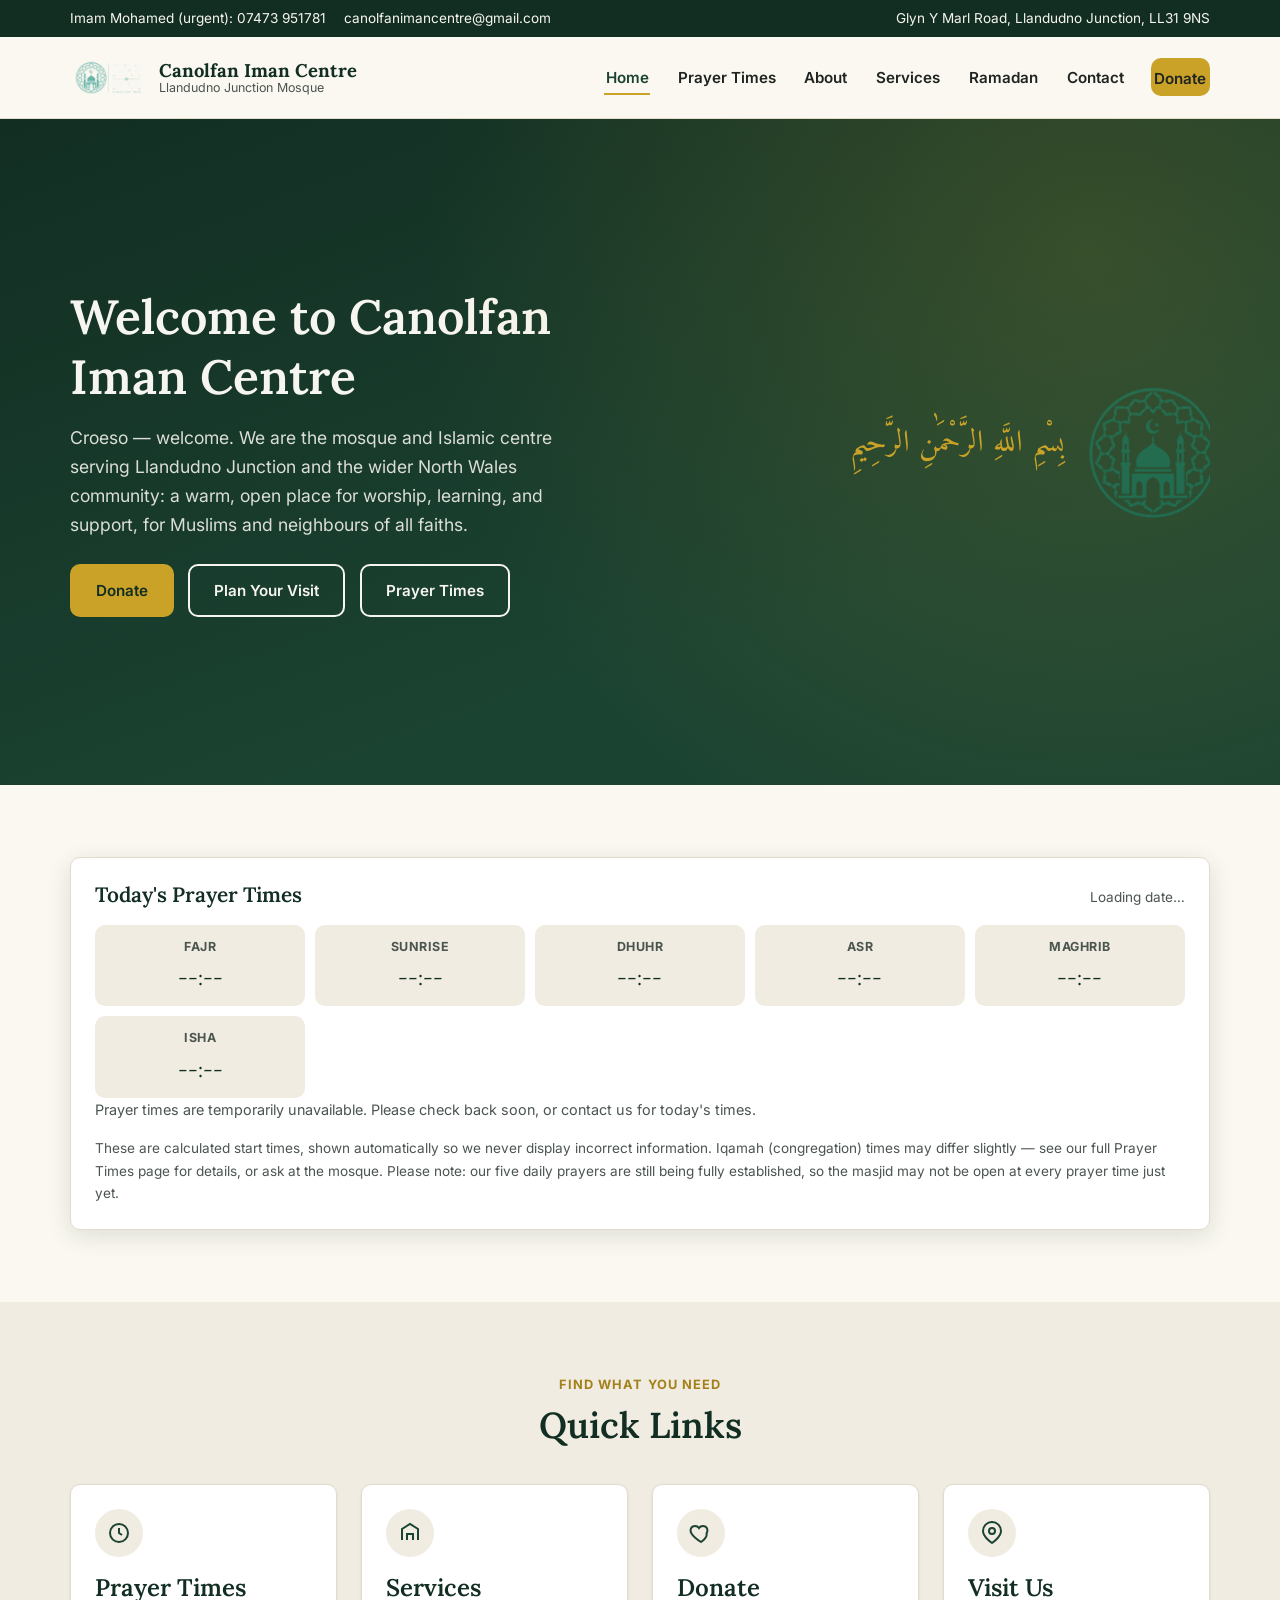
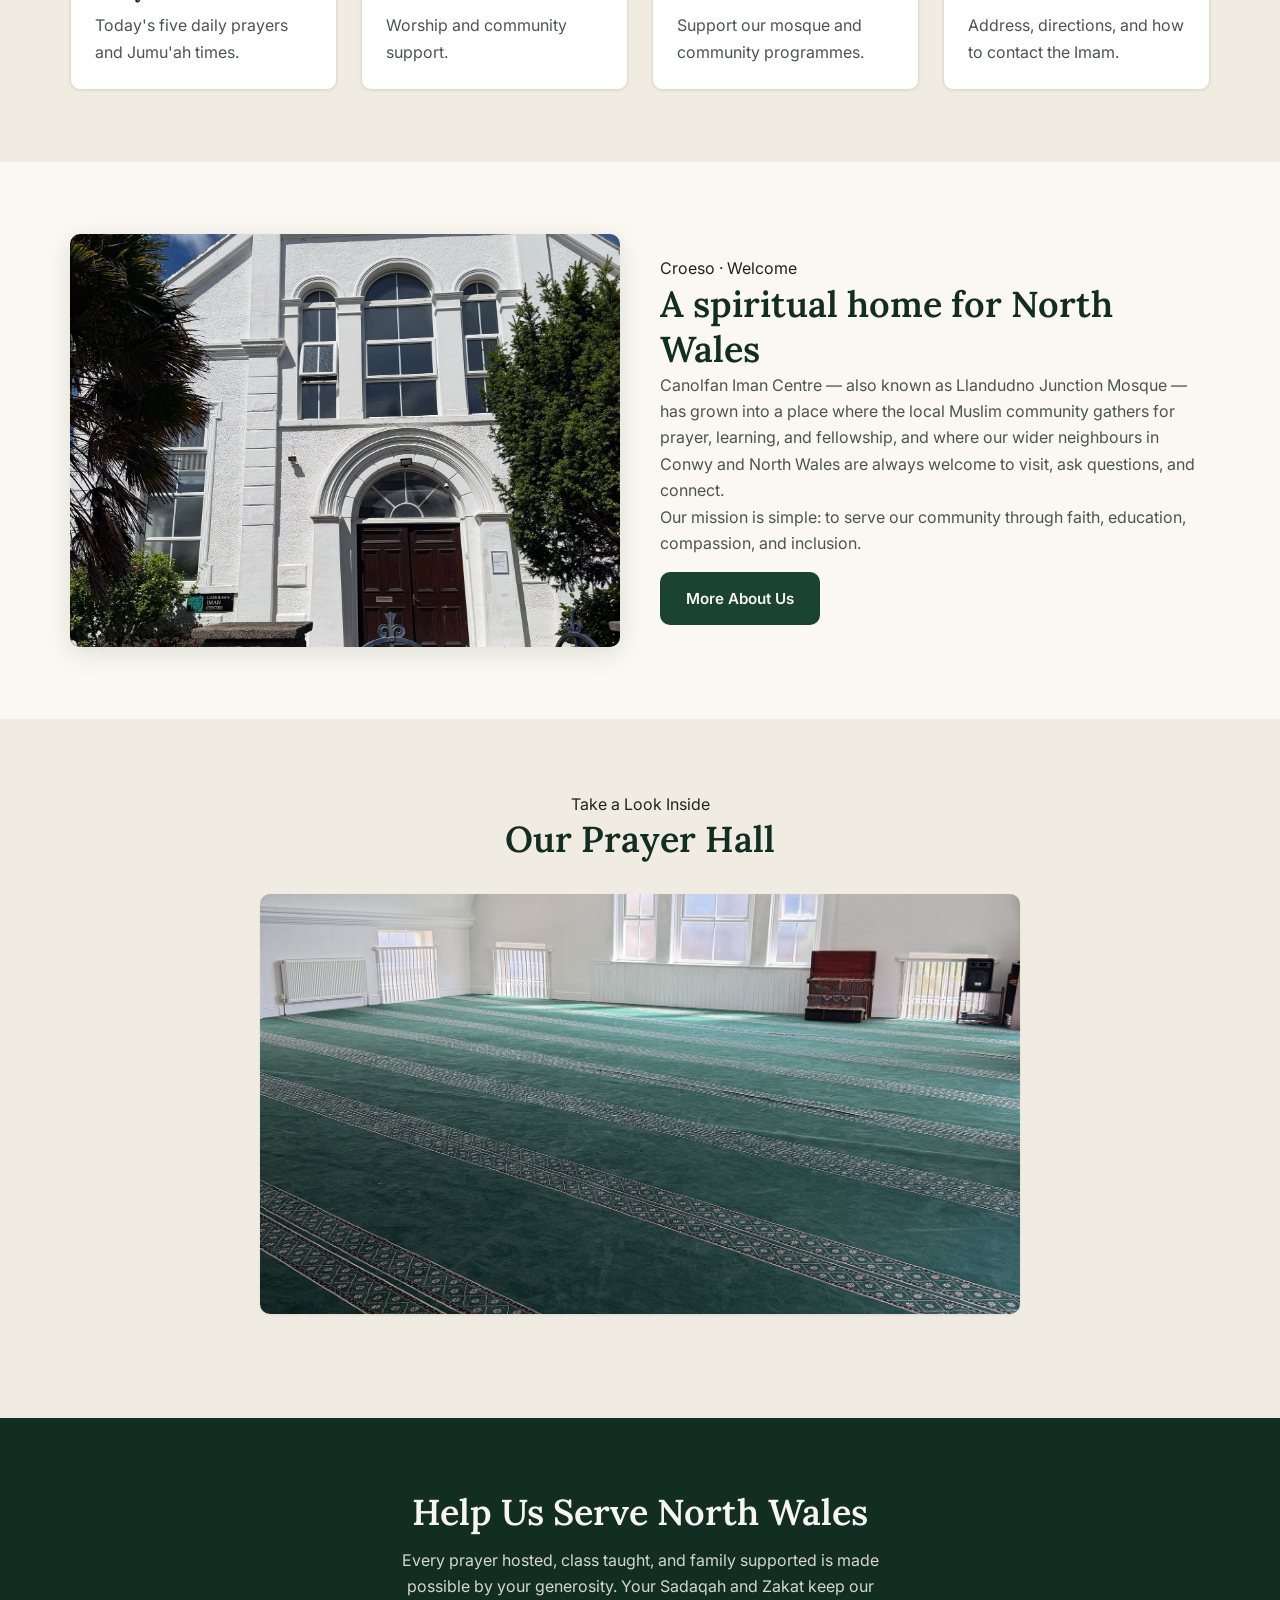
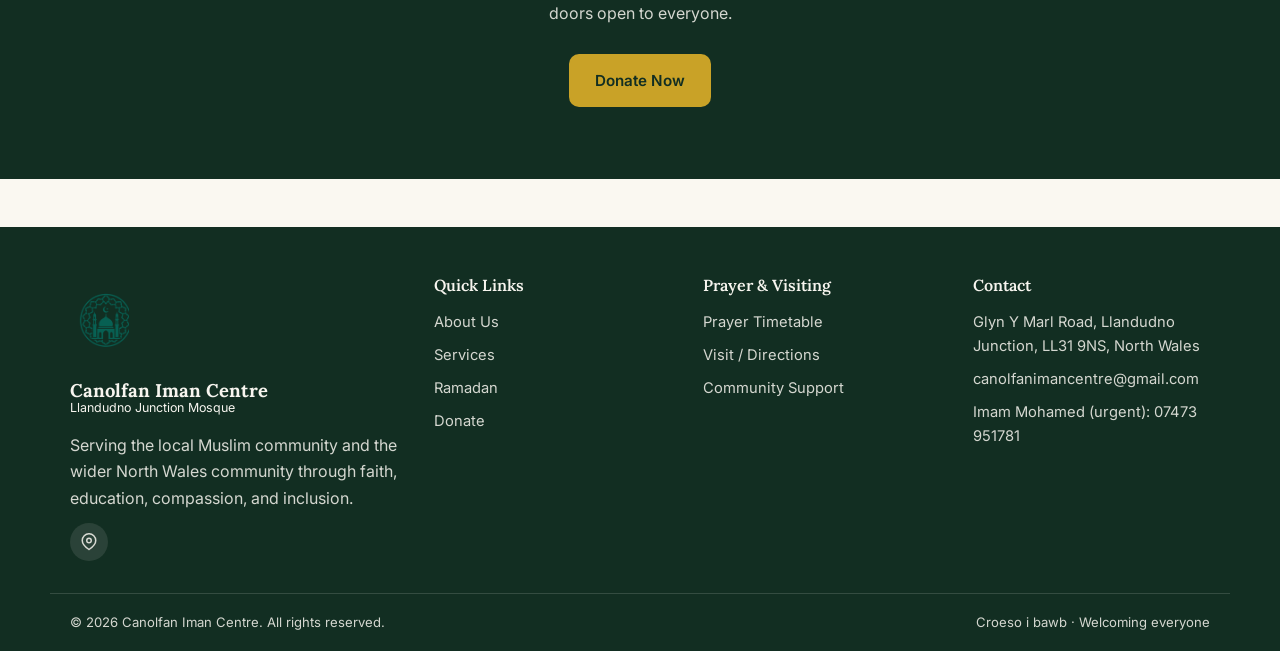
<file: index.html>
<!DOCTYPE html>
<html lang="en">
<head>
<meta charset="UTF-8">
<meta name="viewport" content="width=device-width, initial-scale=1.0">
<title>Canolfan Iman Centre | Mosque in Llandudno Junction, North Wales</title>
<meta name="description" content="Canolfan Iman Centre is the mosque and Islamic centre serving Llandudno Junction and North Wales — five daily prayers, Jumu'ah, and community support for everyone.">
<link rel="canonical" href="https://canolfanimancentre.co.uk/">
<meta property="og:type" content="website">
<meta property="og:title" content="Canolfan Iman Centre | Llandudno Junction Mosque">
<meta property="og:description" content="The mosque and Islamic centre serving Llandudno Junction and North Wales — prayer times, classes, and community support for everyone.">
<meta property="og:url" content="https://canolfanimancentre.co.uk/">
<meta property="og:image" content="https://canolfanimancentre.co.uk/images/og-image.jpg">
<meta name="twitter:card" content="summary_large_image">
<link rel="icon" type="image/svg+xml" href="images/favicon.svg">
<link rel="preconnect" href="https://fonts.googleapis.com">
<link rel="preconnect" href="https://fonts.gstatic.com" crossorigin>
<link href="https://fonts.googleapis.com/css2?family=Inter:wght@400;500;600;700&family=Lora:wght@500;600;700&family=Amiri:wght@400;700&display=swap" rel="stylesheet">
<link rel="stylesheet" href="css/style.css">
<script type="application/ld+json">
{
  "@context": "https://schema.org",
  "@type": "Mosque",
  "name": "Canolfan Iman Centre",
  "alternateName": "Llandudno Junction Mosque",
  "url": "https://canolfanimancentre.co.uk/",
  "image": "https://canolfanimancentre.co.uk/images/mosque-exterior.jpg",
  "telephone": "+447473951781",
  "email": "canolfanimancentre@gmail.com",
  "address": {
    "@type": "PostalAddress",
    "streetAddress": "Glyn Y Marl Road",
    "addressLocality": "Llandudno Junction",
    "addressRegion": "Conwy",
    "postalCode": "LL31 9NS",
    "addressCountry": "GB"
  },
  "geo": { "@type": "GeoCoordinates", "latitude": 53.285714, "longitude": -3.805355 },
  "sameAs": [
    "https://www.google.com/maps?q=Canolfan+Iman+Centre,+Glyn+Y+Marl+Road,+Llandudno+Junction,+LL31+9NS"
  ]
}
</script>
</head>
<body>
<a class="skip-link" href="#main">Skip to main content</a>

<div class="topbar">
  <div class="container">
    <div class="topbar-links">
      <a href="tel:+447473951781">Imam Mohamed (urgent): 07473 951781</a>
      <a href="mailto:canolfanimancentre@gmail.com">canolfanimancentre@gmail.com</a>
    </div>
    <div class="topbar-links">
      <span>Glyn Y Marl Road, Llandudno Junction, LL31 9NS</span>
    </div>
  </div>
</div>

<header class="site-header">
  <div class="container main-nav">
    <a href="index.html" class="brand">
      <img class="brand-logo-nav" src="images/logo-nav.png" alt="Canolfan Iman Centre logo">
      <span class="brand-text">
        <span class="name">Canolfan Iman Centre</span>
        <span class="subtitle">Llandudno Junction Mosque</span>
      </span>
    </a>
    <button class="nav-toggle" aria-label="Open menu" aria-expanded="false" aria-controls="primary-nav">
      <svg viewBox="0 0 24 24" fill="none" stroke="currentColor" stroke-width="2" aria-hidden="true"><line x1="3" y1="6" x2="21" y2="6"/><line x1="3" y1="12" x2="21" y2="12"/><line x1="3" y1="18" x2="21" y2="18"/></svg>
    </button>
    <ul class="nav-links" id="primary-nav">
      <li><a href="index.html" aria-current="page">Home</a></li>
      <li><a href="prayer-times.html">Prayer Times</a></li>
      <li><a href="about.html">About</a></li>
      <li><a href="services.html">Services</a></li>
      <li><a href="ramadan.html">Ramadan</a></li>
      <li><a href="contact.html">Contact</a></li>
      <li><a href="donate.html" class="btn btn-primary">Donate</a></li>
    </ul>
  </div>
</header>

<main id="main">

  <section class="hero">
    <div class="container hero-split">
      <div class="hero-text">
        <h1>Welcome to Canolfan Iman Centre</h1>
        <p class="lead">Croeso — welcome. We are the mosque and Islamic centre serving Llandudno Junction and the wider North Wales community: a warm, open place for worship, learning, and support, for Muslims and neighbours of all faiths.</p>
        <div class="hero-actions">
          <a href="donate.html" class="btn btn-primary">Donate</a>
          <a href="contact.html" class="btn btn-outline">Plan Your Visit</a>
          <a href="prayer-times.html" class="btn btn-outline">Prayer Times</a>
        </div>
      </div>
      <div class="hero-logo-wrap">
        <p class="hero-bismillah arabic" lang="ar" dir="rtl" style="margin-bottom:1rem;text-align:center;">بِسْمِ اللَّهِ الرَّحْمَٰنِ الرَّحِيمِ</p>
        <img class="hero-logo" src="images/logo-hero.png" alt="Canolfan Iman Centre logo">
      </div>
    </div>
  </section>

  <section aria-labelledby="today-heading">
    <div class="container">
      <div class="prayer-widget">
        <header>
          <h2 id="today-heading" style="font-size:1.3rem;margin:0;">Today's Prayer Times</h2>
          <span class="date-line" data-prayer-date>Loading date…</span>
        </header>
        <div class="prayer-grid">
          <div class="prayer-cell">
            <div class="label">Fajr</div>
            <div class="time" data-prayer="Fajr">--:--</div>
          </div>
          <div class="prayer-cell">
            <div class="label">Sunrise</div>
            <div class="time" data-prayer="Sunrise">--:--</div>
          </div>
          <div class="prayer-cell">
            <div class="label">Dhuhr</div>
            <div class="time" data-prayer="Dhuhr">--:--</div>
          </div>
          <div class="prayer-cell">
            <div class="label">Asr</div>
            <div class="time" data-prayer="Asr">--:--</div>
          </div>
          <div class="prayer-cell">
            <div class="label">Maghrib</div>
            <div class="time" data-prayer="Maghrib">--:--</div>
          </div>
          <div class="prayer-cell">
            <div class="label">Isha</div>
            <div class="time" data-prayer="Isha">--:--</div>
          </div>
        </div>
        <p class="prayer-status" data-prayer-status>Loading today's prayer times…</p>
        <p class="prayer-note">These are calculated start times, shown automatically so we never display incorrect information. Iqamah (congregation) times may differ slightly — see our full <a href="prayer-times.html">Prayer Times page</a> for details, or ask at the mosque. Please note: our five daily prayers are still being fully established, so the masjid may not be open at every prayer time just yet.</p>
      </div>
    </div>
  </section>

  <section class="section-alt" aria-labelledby="quicklinks-heading">
    <div class="container">
      <div class="section-head text-center" style="margin-inline:auto;">
        <span class="eyebrow">Find what you need</span>
        <h2 id="quicklinks-heading">Quick Links</h2>
      </div>
      <div class="grid grid-4">
        <a class="card" href="prayer-times.html">
          <div class="icon" aria-hidden="true">
            <svg viewBox="0 0 24 24" fill="none" stroke="currentColor" stroke-width="2"><circle cx="12" cy="12" r="9"/><path d="M12 7v5l3 2"/></svg>
          </div>
          <h3>Prayer Times</h3>
          <p>Today's five daily prayers and Jumu'ah times.</p>
        </a>
        <a class="card" href="services.html">
          <div class="icon" aria-hidden="true">
            <svg viewBox="0 0 24 24" fill="none" stroke="currentColor" stroke-width="2"><path d="M4 19V8l8-5 8 5v11"/><path d="M9 19v-6h6v6"/></svg>
          </div>
          <h3>Services</h3>
          <p>Worship and community support.</p>
        </a>
        <a class="card" href="donate.html">
          <div class="icon" aria-hidden="true">
            <svg viewBox="0 0 24 24" fill="none" stroke="currentColor" stroke-width="2"><path d="M12 21s-7-4.35-9.5-8.5C.5 9 2 5 6 5c2 0 3.5 1.2 4 2 .5-.8 2-2 4-2 4 0 5.5 4 3.5 7.5C19 16.65 12 21 12 21z"/></svg>
          </div>
          <h3>Donate</h3>
          <p>Support our mosque and community programmes.</p>
        </a>
        <a class="card" href="contact.html">
          <div class="icon" aria-hidden="true">
            <svg viewBox="0 0 24 24" fill="none" stroke="currentColor" stroke-width="2"><path d="M21 10c0 6-9 12-9 12s-9-6-9-12a9 9 0 1 1 18 0z"/><circle cx="12" cy="10" r="3"/></svg>
          </div>
          <h3>Visit Us</h3>
          <p>Address, directions, and how to contact the Imam.</p>
        </a>
      </div>
    </div>
  </section>

  <section aria-labelledby="welcome-heading">
    <div class="container split">
      <div>
        <img class="photo-frame" src="images/mosque-exterior.jpg" alt="Canolfan Iman Centre, Glyn Y Marl Road, Llandudno Junction">
      </div>
      <div>
        <span class="eyebrow">Croeso · Welcome</span>
        <h2 id="welcome-heading">A spiritual home for North Wales</h2>
        <p>Canolfan Iman Centre — also known as Llandudno Junction Mosque — has grown into a place where the local Muslim community gathers for prayer, learning, and fellowship, and where our wider neighbours in Conwy and North Wales are always welcome to visit, ask questions, and connect.</p>
        <p>Our mission is simple: to serve our community through faith, education, compassion, and inclusion.</p>
        <a href="about.html" class="btn btn-secondary mt-1">More About Us</a>
      </div>
    </div>
  </section>

  <section class="section-alt" aria-labelledby="inside-heading">
    <div class="container text-center">
      <span class="eyebrow">Take a Look Inside</span>
      <h2 id="inside-heading">Our Prayer Hall</h2>
      <img class="section-photo mt-2" style="max-width:760px;margin-inline:auto;" src="images/prayer-hall-main.jpg" alt="The main prayer hall at Canolfan Iman Centre">
    </div>
  </section>

  <section class="cta-band">
    <div class="container">
      <h2>Help Us Serve North Wales</h2>
      <p>Every prayer hosted, class taught, and family supported is made possible by your generosity. Your Sadaqah and Zakat keep our doors open to everyone.</p>
      <a href="donate.html" class="btn btn-primary">Donate Now</a>
    </div>
  </section>

</main>

<footer class="site-footer">
  <div class="container footer-grid">
    <div>
      <img class="footer-logo" src="images/logo-hero.png" alt="Canolfan Iman Centre logo">
      <div class="brand-text">
        <span class="name">Canolfan Iman Centre</span>
        <span class="subtitle">Llandudno Junction Mosque</span>
      </div>
      <p class="mt-1">Serving the local Muslim community and the wider North Wales community through faith, education, compassion, and inclusion.</p>
      <div class="social-row">
        <a href="https://www.google.com/maps?q=Canolfan+Iman+Centre,+Glyn+Y+Marl+Road,+Llandudno+Junction,+LL31+9NS" aria-label="Canolfan Iman Centre on Google Maps" target="_blank" rel="noopener">
          <svg viewBox="0 0 24 24" fill="none" stroke="currentColor" stroke-width="2" aria-hidden="true"><path d="M21 10c0 6-9 12-9 12s-9-6-9-12a9 9 0 1 1 18 0z"/><circle cx="12" cy="10" r="3"/></svg>
        </a>
      </div>
    </div>
    <div>
      <h4>Quick Links</h4>
      <ul class="footer-links">
        <li><a href="about.html">About Us</a></li>
        <li><a href="services.html">Services</a></li>
        <li><a href="ramadan.html">Ramadan</a></li>
        <li><a href="donate.html">Donate</a></li>
      </ul>
    </div>
    <div>
      <h4>Prayer &amp; Visiting</h4>
      <ul class="footer-links">
        <li><a href="prayer-times.html">Prayer Timetable</a></li>
        <li><a href="contact.html">Visit / Directions</a></li>
        <li><a href="services.html#community">Community Support</a></li>
      </ul>
    </div>
    <div>
      <h4>Contact</h4>
      <ul class="footer-links">
        <li>Glyn Y Marl Road, Llandudno Junction, LL31 9NS, North Wales</li>
        <li><a href="mailto:canolfanimancentre@gmail.com">canolfanimancentre@gmail.com</a></li>
        <li><a href="tel:+447473951781">Imam Mohamed (urgent): 07473 951781</a></li>
      </ul>
    </div>
  </div>
  <div class="container footer-bottom">
    <span>&copy; <span data-year></span> Canolfan Iman Centre. All rights reserved.</span>
    <span>Croeso i bawb &middot; Welcoming everyone</span>
  </div>
</footer>

<script src="js/main.js"></script>
<script src="js/prayer-times.js"></script>
</body>
</html>
</file>
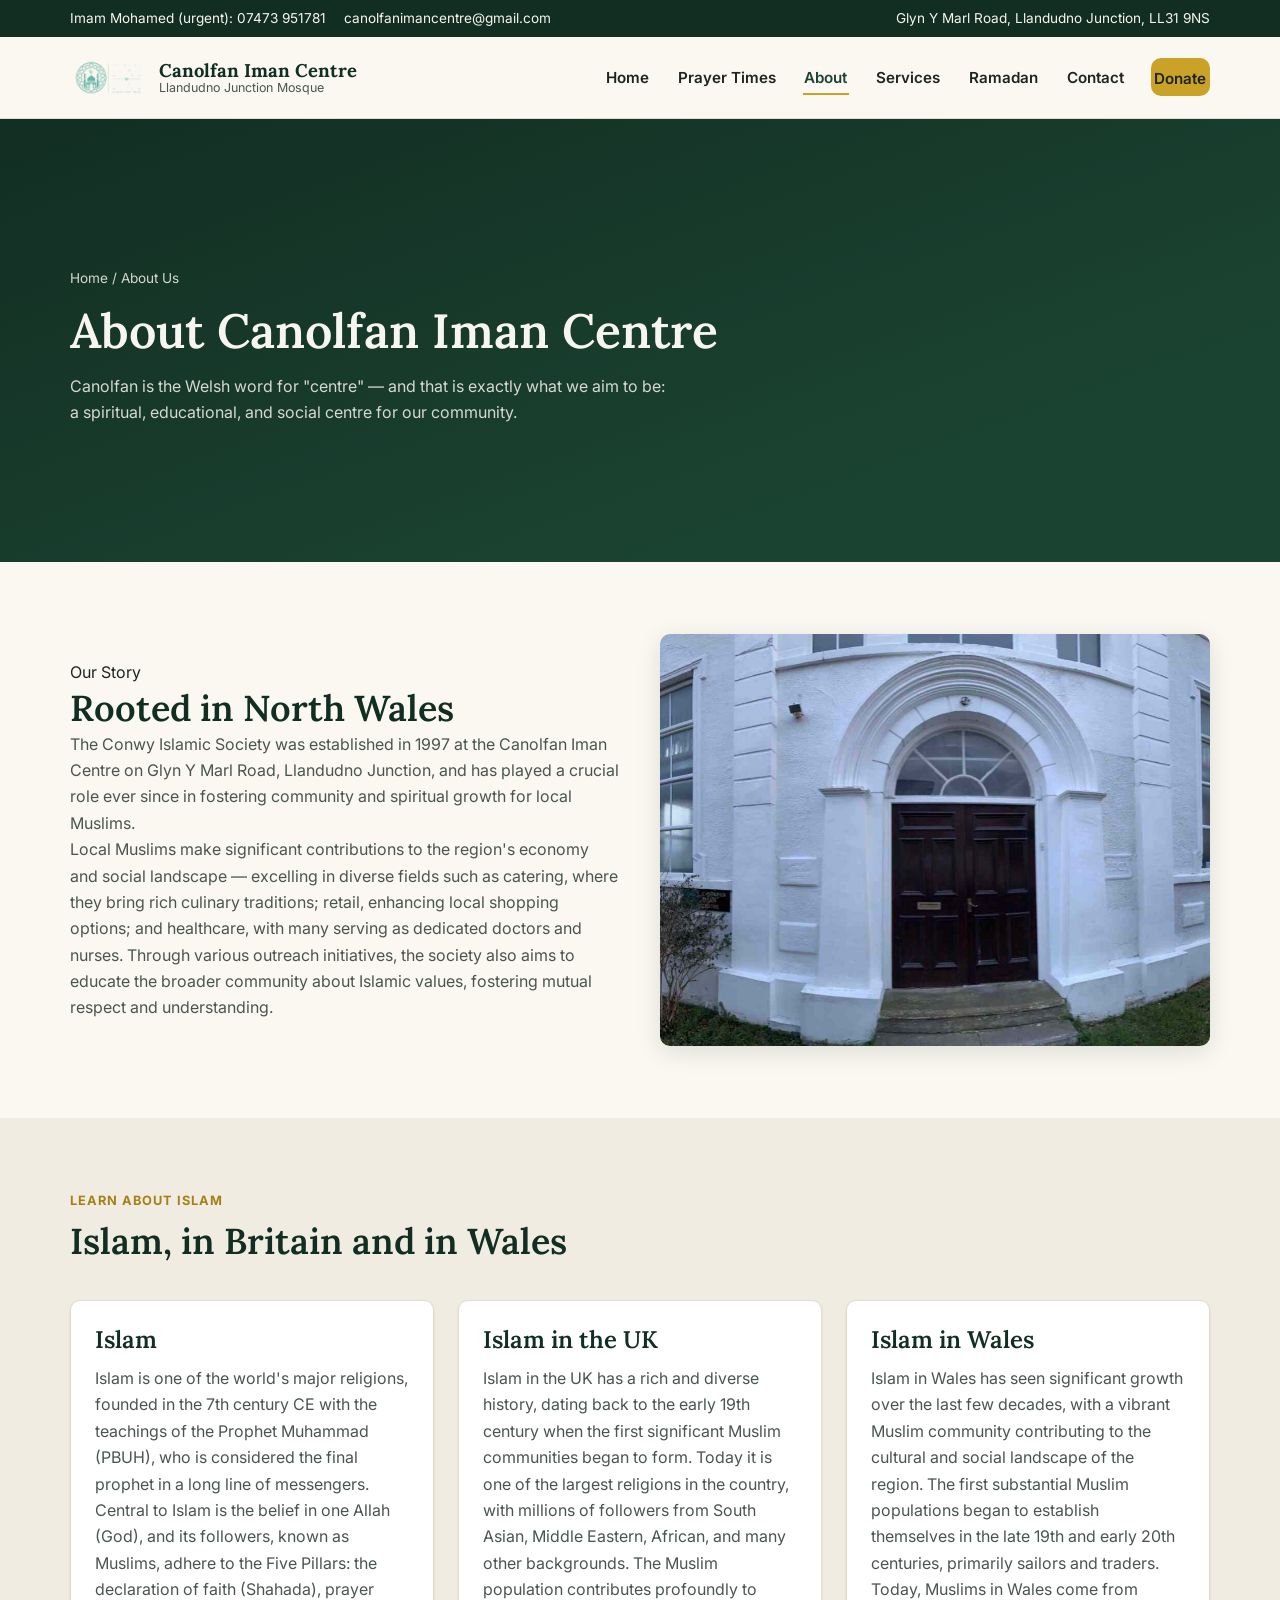
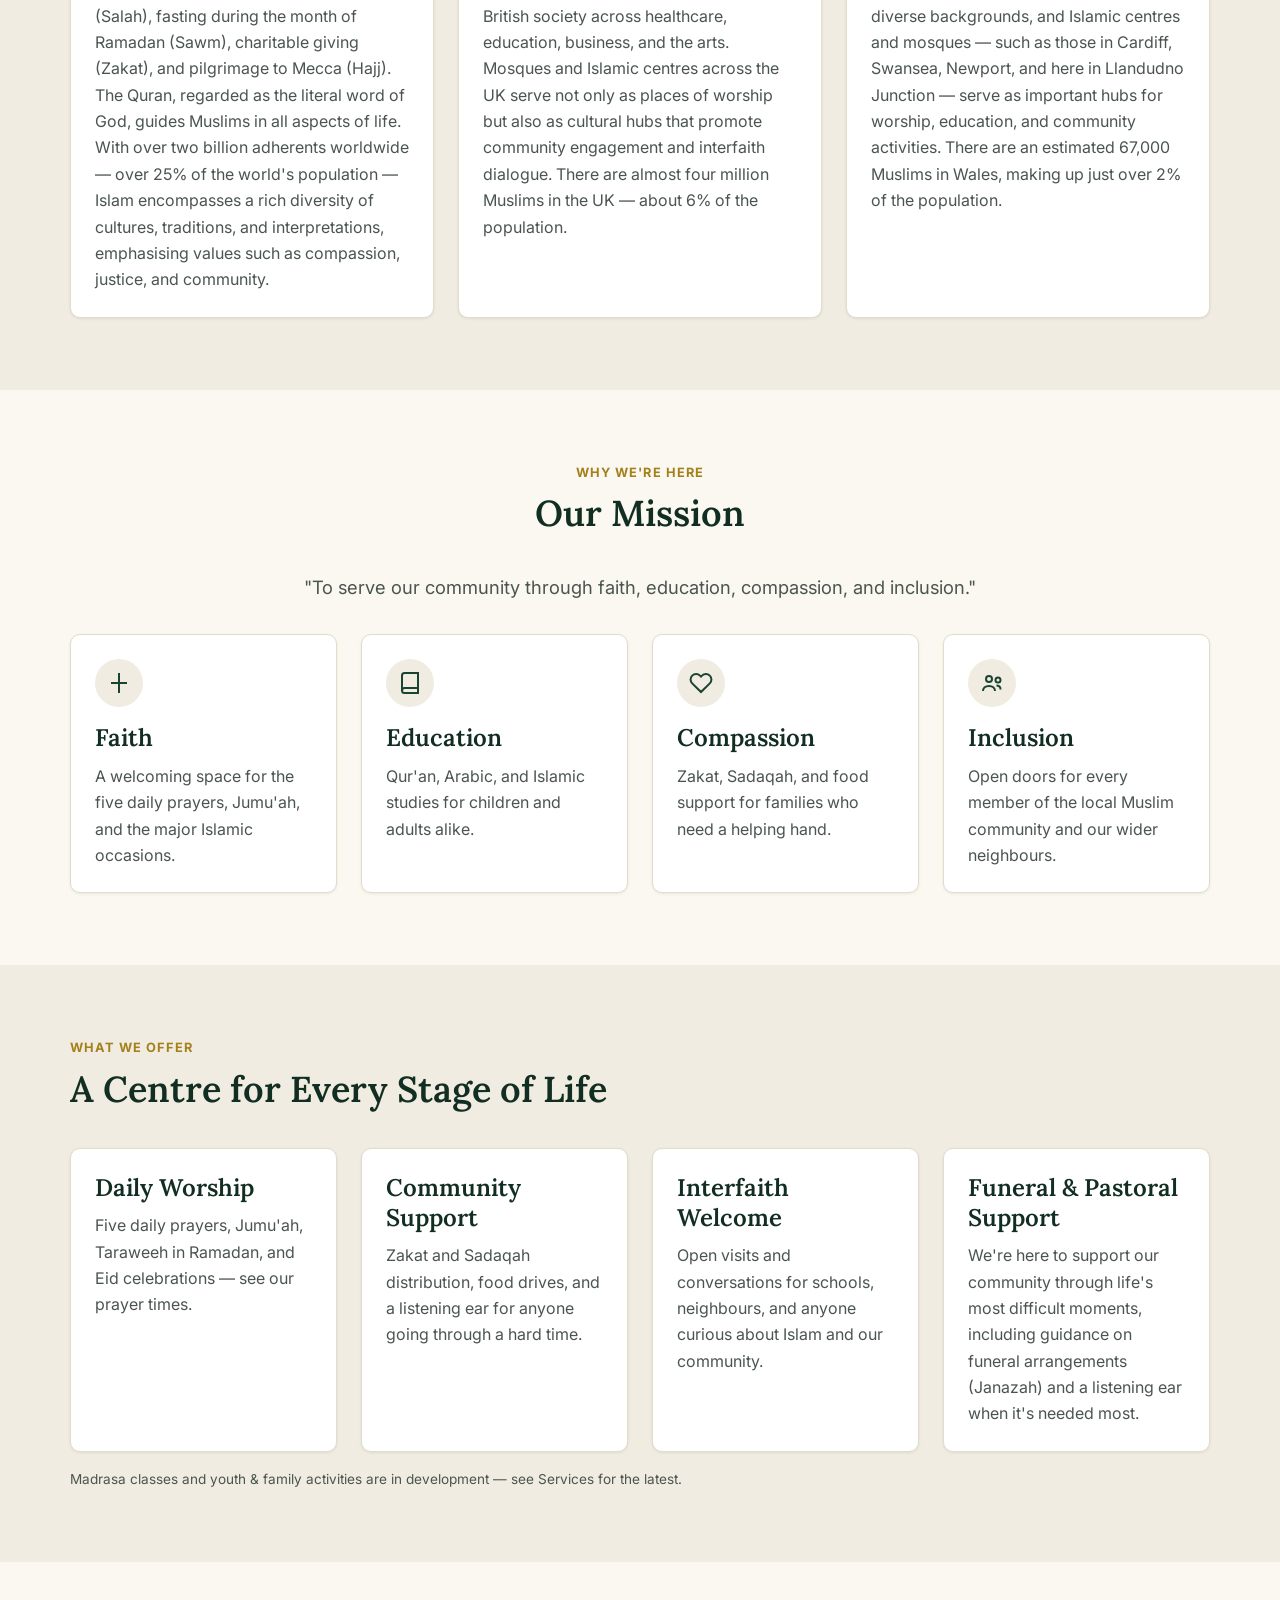
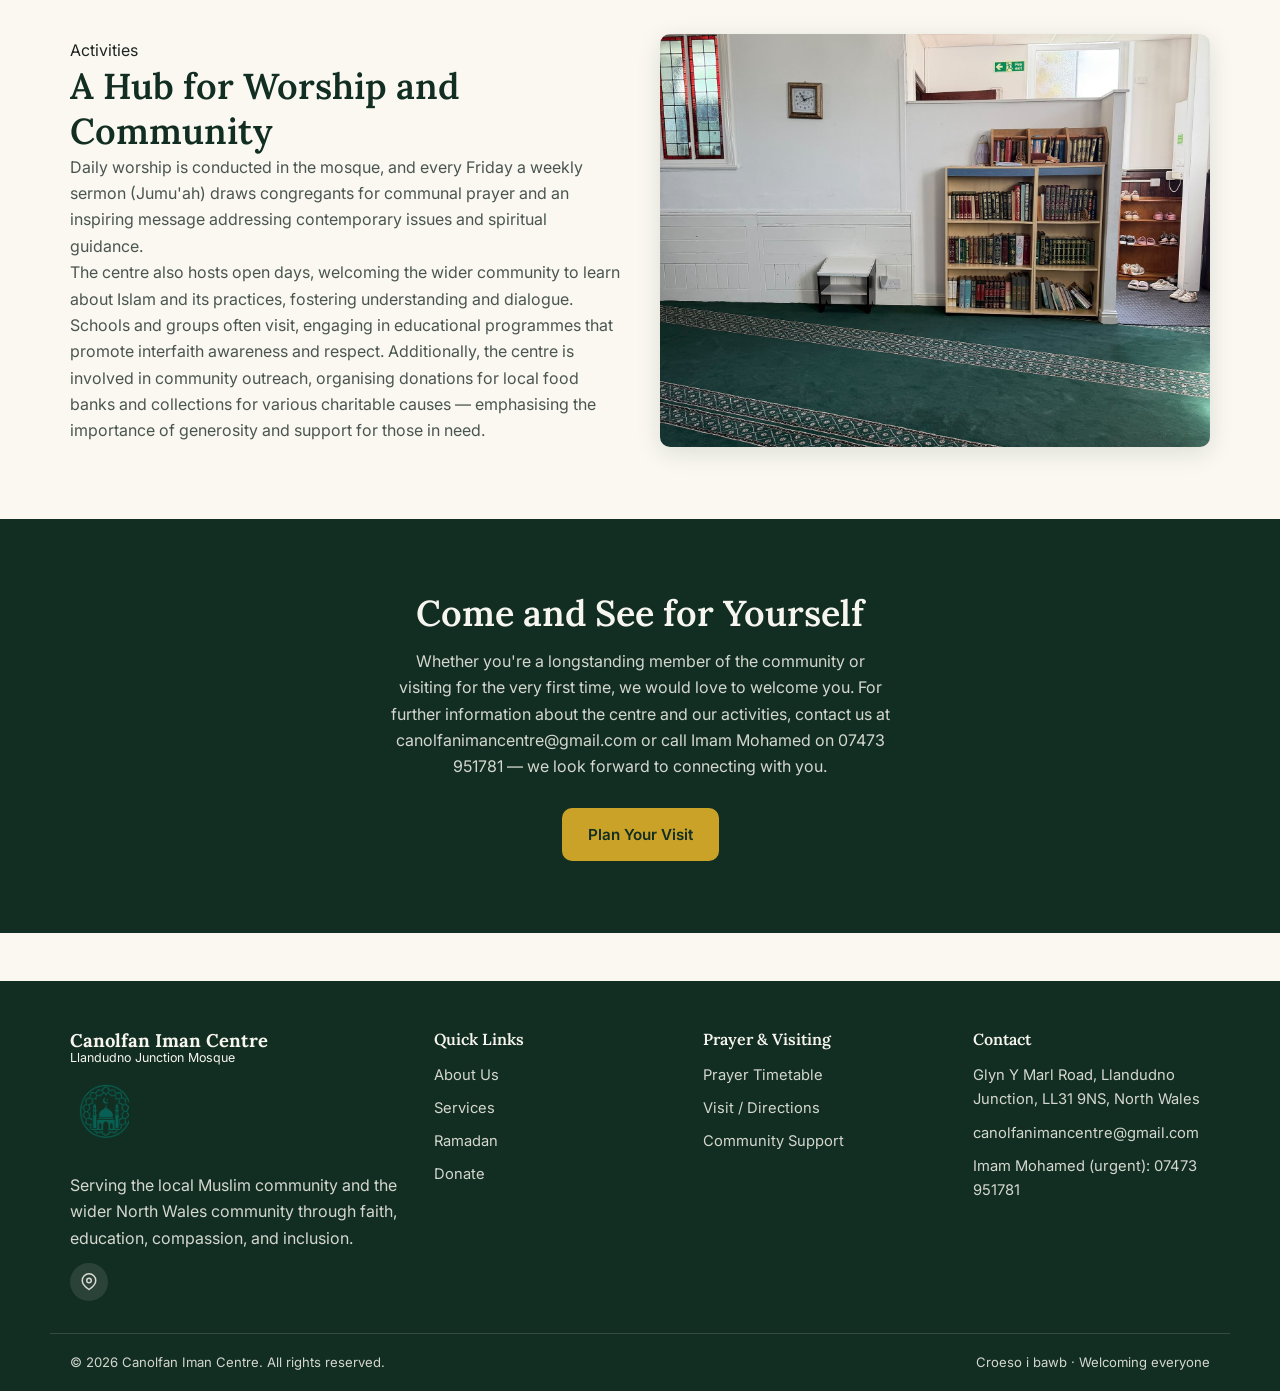
<file: about.html>
<!DOCTYPE html>
<html lang="en">
<head>
<meta charset="UTF-8">
<meta name="viewport" content="width=device-width, initial-scale=1.0">
<title>About Us | Canolfan Iman Centre, Llandudno Junction Mosque</title>
<meta name="description" content="Learn about Canolfan Iman Centre, the Islamic centre and mosque in Llandudno Junction, Conwy — our mission, history, and what we offer North Wales.">
<link rel="canonical" href="https://canolfanimancentre.co.uk/about.html">
<meta property="og:type" content="website">
<meta property="og:title" content="About Us | Canolfan Iman Centre">
<meta property="og:description" content="Our mission, history, and what we offer the Muslim community and wider North Wales.">
<meta property="og:url" content="https://canolfanimancentre.co.uk/about.html">
<link rel="icon" type="image/svg+xml" href="images/favicon.svg">
<link rel="preconnect" href="https://fonts.googleapis.com">
<link rel="preconnect" href="https://fonts.gstatic.com" crossorigin>
<link href="https://fonts.googleapis.com/css2?family=Inter:wght@400;500;600;700&family=Lora:wght@500;600;700&family=Amiri:wght@400;700&display=swap" rel="stylesheet">
<link rel="stylesheet" href="css/style.css">
</head>
<body>
<a class="skip-link" href="#main">Skip to main content</a>

<div class="topbar">
  <div class="container">
    <div class="topbar-links">
      <a href="tel:+447473951781">Imam Mohamed (urgent): 07473 951781</a>
      <a href="mailto:canolfanimancentre@gmail.com">canolfanimancentre@gmail.com</a>
    </div>
    <div class="topbar-links">
      <span>Glyn Y Marl Road, Llandudno Junction, LL31 9NS</span>
    </div>
  </div>
</div>

<header class="site-header">
  <div class="container main-nav">
    <a href="index.html" class="brand">
      <img class="brand-logo-nav" src="images/logo-nav.png" alt="Canolfan Iman Centre logo">
      <span class="brand-text">
        <span class="name">Canolfan Iman Centre</span>
        <span class="subtitle">Llandudno Junction Mosque</span>
      </span>
    </a>
    <button class="nav-toggle" aria-label="Open menu" aria-expanded="false" aria-controls="primary-nav">
      <svg viewBox="0 0 24 24" fill="none" stroke="currentColor" stroke-width="2" aria-hidden="true"><line x1="3" y1="6" x2="21" y2="6"/><line x1="3" y1="12" x2="21" y2="12"/><line x1="3" y1="18" x2="21" y2="18"/></svg>
    </button>
    <ul class="nav-links" id="primary-nav">
      <li><a href="index.html">Home</a></li>
      <li><a href="prayer-times.html">Prayer Times</a></li>
      <li><a href="about.html" aria-current="page">About</a></li>
      <li><a href="services.html">Services</a></li>
      <li><a href="ramadan.html">Ramadan</a></li>
      <li><a href="contact.html">Contact</a></li>
      <li><a href="donate.html" class="btn btn-primary">Donate</a></li>
    </ul>
  </div>
</header>

<main id="main">

  <section class="page-hero">
    <div class="container">
      <p class="breadcrumb">Home / About Us</p>
      <h1>About Canolfan Iman Centre</h1>
      <p>Canolfan is the Welsh word for "centre" — and that is exactly what we aim to be: a spiritual, educational, and social centre for our community.</p>
    </div>
  </section>

  <section aria-labelledby="story-heading">
    <div class="container split">
      <div>
        <span class="eyebrow">Our Story</span>
        <h2 id="story-heading">Rooted in North Wales</h2>
        <p>The Conwy Islamic Society was established in 1997 at the Canolfan Iman Centre on Glyn Y Marl Road, Llandudno Junction, and has played a crucial role ever since in fostering community and spiritual growth for local Muslims.</p>
        <p>Local Muslims make significant contributions to the region's economy and social landscape — excelling in diverse fields such as catering, where they bring rich culinary traditions; retail, enhancing local shopping options; and healthcare, with many serving as dedicated doctors and nurses. Through various outreach initiatives, the society also aims to educate the broader community about Islamic values, fostering mutual respect and understanding.</p>
      </div>
      <div>
        <img class="photo-frame" src="images/mosque-courtyard.jpg" alt="The entrance to Canolfan Iman Centre">
      </div>
    </div>
  </section>

  <section class="section-alt" aria-labelledby="islam-heading">
    <div class="container">
      <div class="section-head">
        <span class="eyebrow">Learn About Islam</span>
        <h2 id="islam-heading">Islam, in Britain and in Wales</h2>
      </div>
      <div class="grid grid-3">
        <div class="card">
          <h3>Islam</h3>
          <p>Islam is one of the world's major religions, founded in the 7th century CE with the teachings of the Prophet Muhammad (PBUH), who is considered the final prophet in a long line of messengers. Central to Islam is the belief in one Allah (God), and its followers, known as Muslims, adhere to the Five Pillars: the declaration of faith (Shahada), prayer (Salah), fasting during the month of Ramadan (Sawm), charitable giving (Zakat), and pilgrimage to Mecca (Hajj). The Quran, regarded as the literal word of God, guides Muslims in all aspects of life. With over two billion adherents worldwide — over 25% of the world's population — Islam encompasses a rich diversity of cultures, traditions, and interpretations, emphasising values such as compassion, justice, and community.</p>
        </div>
        <div class="card">
          <h3>Islam in the UK</h3>
          <p>Islam in the UK has a rich and diverse history, dating back to the early 19th century when the first significant Muslim communities began to form. Today it is one of the largest religions in the country, with millions of followers from South Asian, Middle Eastern, African, and many other backgrounds. The Muslim population contributes profoundly to British society across healthcare, education, business, and the arts. Mosques and Islamic centres across the UK serve not only as places of worship but also as cultural hubs that promote community engagement and interfaith dialogue. There are almost four million Muslims in the UK — about 6% of the population.</p>
        </div>
        <div class="card">
          <h3>Islam in Wales</h3>
          <p>Islam in Wales has seen significant growth over the last few decades, with a vibrant Muslim community contributing to the cultural and social landscape of the region. The first substantial Muslim populations began to establish themselves in the late 19th and early 20th centuries, primarily sailors and traders. Today, Muslims in Wales come from diverse backgrounds, and Islamic centres and mosques — such as those in Cardiff, Swansea, Newport, and here in Llandudno Junction — serve as important hubs for worship, education, and community activities. There are an estimated 67,000 Muslims in Wales, making up just over 2% of the population.</p>
        </div>
      </div>
    </div>
  </section>

  <section aria-labelledby="mission-heading">
    <div class="container">
      <div class="section-head text-center" style="margin-inline:auto;">
        <span class="eyebrow">Why we're here</span>
        <h2 id="mission-heading">Our Mission</h2>
      </div>
      <p class="text-center" style="max-width:60ch;margin-inline:auto;font-size:1.15rem;">"To serve our community through faith, education, compassion, and inclusion."</p>
      <div class="grid grid-4 mt-2">
        <div class="card">
          <div class="icon" aria-hidden="true"><svg viewBox="0 0 24 24" fill="none" stroke="currentColor" stroke-width="2"><path d="M12 2v20M4 12h16"/></svg></div>
          <h3>Faith</h3>
          <p>A welcoming space for the five daily prayers, Jumu'ah, and the major Islamic occasions.</p>
        </div>
        <div class="card">
          <div class="icon" aria-hidden="true"><svg viewBox="0 0 24 24" fill="none" stroke="currentColor" stroke-width="2"><path d="M4 19.5A2.5 2.5 0 0 1 6.5 17H20"/><path d="M6.5 2H20v20H6.5A2.5 2.5 0 0 1 4 19.5v-15A2.5 2.5 0 0 1 6.5 2z"/></svg></div>
          <h3>Education</h3>
          <p>Qur'an, Arabic, and Islamic studies for children and adults alike.</p>
        </div>
        <div class="card">
          <div class="icon" aria-hidden="true"><svg viewBox="0 0 24 24" fill="none" stroke="currentColor" stroke-width="2"><path d="M20.8 4.6a5.5 5.5 0 0 0-7.8 0L12 5.6l-1-1a5.5 5.5 0 1 0-7.8 7.8L12 21l8.8-8.6a5.5 5.5 0 0 0 0-7.8z"/></svg></div>
          <h3>Compassion</h3>
          <p>Zakat, Sadaqah, and food support for families who need a helping hand.</p>
        </div>
        <div class="card">
          <div class="icon" aria-hidden="true"><svg viewBox="0 0 24 24" fill="none" stroke="currentColor" stroke-width="2"><circle cx="9" cy="8" r="3"/><path d="M3 20c0-3 2.5-5 6-5s6 2 6 5"/><circle cx="18" cy="9" r="2.5"/><path d="M16.5 14.5c2 0 4 1.3 4 4"/></svg></div>
          <h3>Inclusion</h3>
          <p>Open doors for every member of the local Muslim community and our wider neighbours.</p>
        </div>
      </div>
    </div>
  </section>

  <section class="section-alt" aria-labelledby="offer-heading">
    <div class="container">
      <div class="section-head">
        <span class="eyebrow">What We Offer</span>
        <h2 id="offer-heading">A Centre for Every Stage of Life</h2>
      </div>
      <div class="grid grid-4">
        <div class="card">
          <h3>Daily Worship</h3>
          <p>Five daily prayers, Jumu'ah, Taraweeh in Ramadan, and Eid celebrations — see our <a href="prayer-times.html">prayer times</a>.</p>
        </div>
        <div class="card">
          <h3>Community Support</h3>
          <p>Zakat and Sadaqah distribution, food drives, and a listening ear for anyone going through a hard time.</p>
        </div>
        <div class="card">
          <h3>Interfaith Welcome</h3>
          <p>Open visits and conversations for schools, neighbours, and anyone curious about Islam and our community.</p>
        </div>
        <div class="card">
          <h3>Funeral &amp; Pastoral Support</h3>
          <p>We're here to support our community through life's most difficult moments, including guidance on funeral arrangements (Janazah) and a listening ear when it's needed most.</p>
        </div>
      </div>
      <p class="prayer-note mt-1">Madrasa classes and youth &amp; family activities are in development — see <a href="services.html">Services</a> for the latest.</p>
    </div>
  </section>

  <section aria-labelledby="activities-heading">
    <div class="container split">
      <div>
        <span class="eyebrow">Activities</span>
        <h2 id="activities-heading">A Hub for Worship and Community</h2>
        <p>Daily worship is conducted in the mosque, and every Friday a weekly sermon (Jumu'ah) draws congregants for communal prayer and an inspiring message addressing contemporary issues and spiritual guidance.</p>
        <p>The centre also hosts open days, welcoming the wider community to learn about Islam and its practices, fostering understanding and dialogue. Schools and groups often visit, engaging in educational programmes that promote interfaith awareness and respect. Additionally, the centre is involved in community outreach, organising donations for local food banks and collections for various charitable causes — emphasising the importance of generosity and support for those in need.</p>
      </div>
      <div>
        <img class="photo-frame" src="images/centre-library.jpg" alt="Islamic books and resources at Canolfan Iman Centre">
      </div>
    </div>
  </section>

  <section class="section-alt cta-band">
    <div class="container">
      <h2>Come and See for Yourself</h2>
      <p>Whether you're a longstanding member of the community or visiting for the very first time, we would love to welcome you. For further information about the centre and our activities, contact us at <a href="mailto:canolfanimancentre@gmail.com">canolfanimancentre@gmail.com</a> or call Imam Mohamed on <a href="tel:+447473951781">07473 951781</a> — we look forward to connecting with you.</p>
      <a href="contact.html" class="btn btn-primary">Plan Your Visit</a>
    </div>
  </section>

</main>

<footer class="site-footer">
  <div class="container footer-grid">
    <div>
      <div class="brand-text">
        <span class="name">Canolfan Iman Centre</span>
        <span class="subtitle">Llandudno Junction Mosque</span>
      </div>
      <img class="footer-logo" src="images/logo-hero.png" alt="Canolfan Iman Centre logo">
      <p class="mt-1">Serving the local Muslim community and the wider North Wales community through faith, education, compassion, and inclusion.</p>
      <div class="social-row">
        <a href="https://www.google.com/maps?q=Canolfan+Iman+Centre,+Glyn+Y+Marl+Road,+Llandudno+Junction,+LL31+9NS" aria-label="Canolfan Iman Centre on Google Maps" target="_blank" rel="noopener">
          <svg viewBox="0 0 24 24" fill="none" stroke="currentColor" stroke-width="2" aria-hidden="true"><path d="M21 10c0 6-9 12-9 12s-9-6-9-12a9 9 0 1 1 18 0z"/><circle cx="12" cy="10" r="3"/></svg>
        </a>
      </div>
    </div>
    <div>
      <h4>Quick Links</h4>
      <ul class="footer-links">
        <li><a href="about.html">About Us</a></li>
        <li><a href="services.html">Services</a></li>
        <li><a href="ramadan.html">Ramadan</a></li>
        <li><a href="donate.html">Donate</a></li>
      </ul>
    </div>
    <div>
      <h4>Prayer &amp; Visiting</h4>
      <ul class="footer-links">
        <li><a href="prayer-times.html">Prayer Timetable</a></li>
        <li><a href="contact.html">Visit / Directions</a></li>
        <li><a href="services.html#community">Community Support</a></li>
      </ul>
    </div>
    <div>
      <h4>Contact</h4>
      <ul class="footer-links">
        <li>Glyn Y Marl Road, Llandudno Junction, LL31 9NS, North Wales</li>
        <li><a href="mailto:canolfanimancentre@gmail.com">canolfanimancentre@gmail.com</a></li>
        <li><a href="tel:+447473951781">Imam Mohamed (urgent): 07473 951781</a></li>
      </ul>
    </div>
  </div>
  <div class="container footer-bottom">
    <span>&copy; <span data-year></span> Canolfan Iman Centre. All rights reserved.</span>
    <span>Croeso i bawb &middot; Welcoming everyone</span>
  </div>
</footer>

<script src="js/main.js"></script>
</body>
</html>
</file>
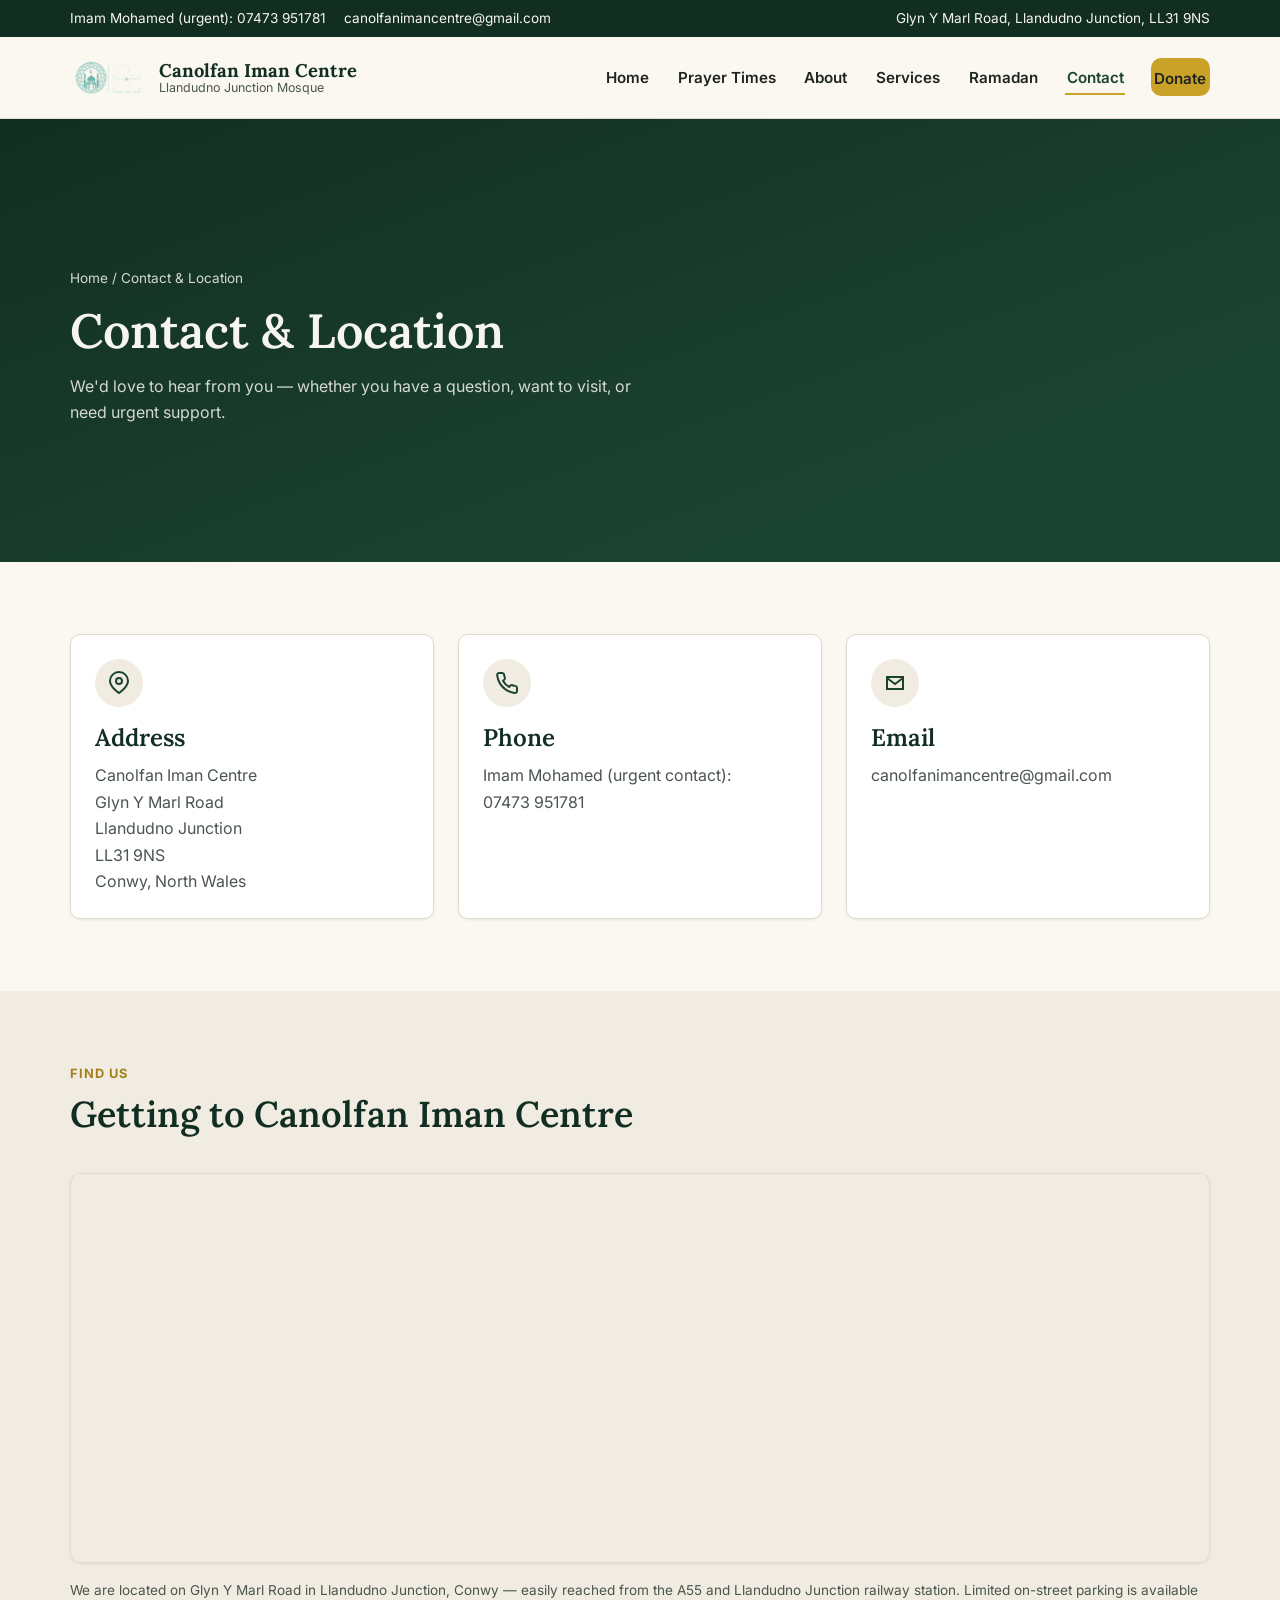
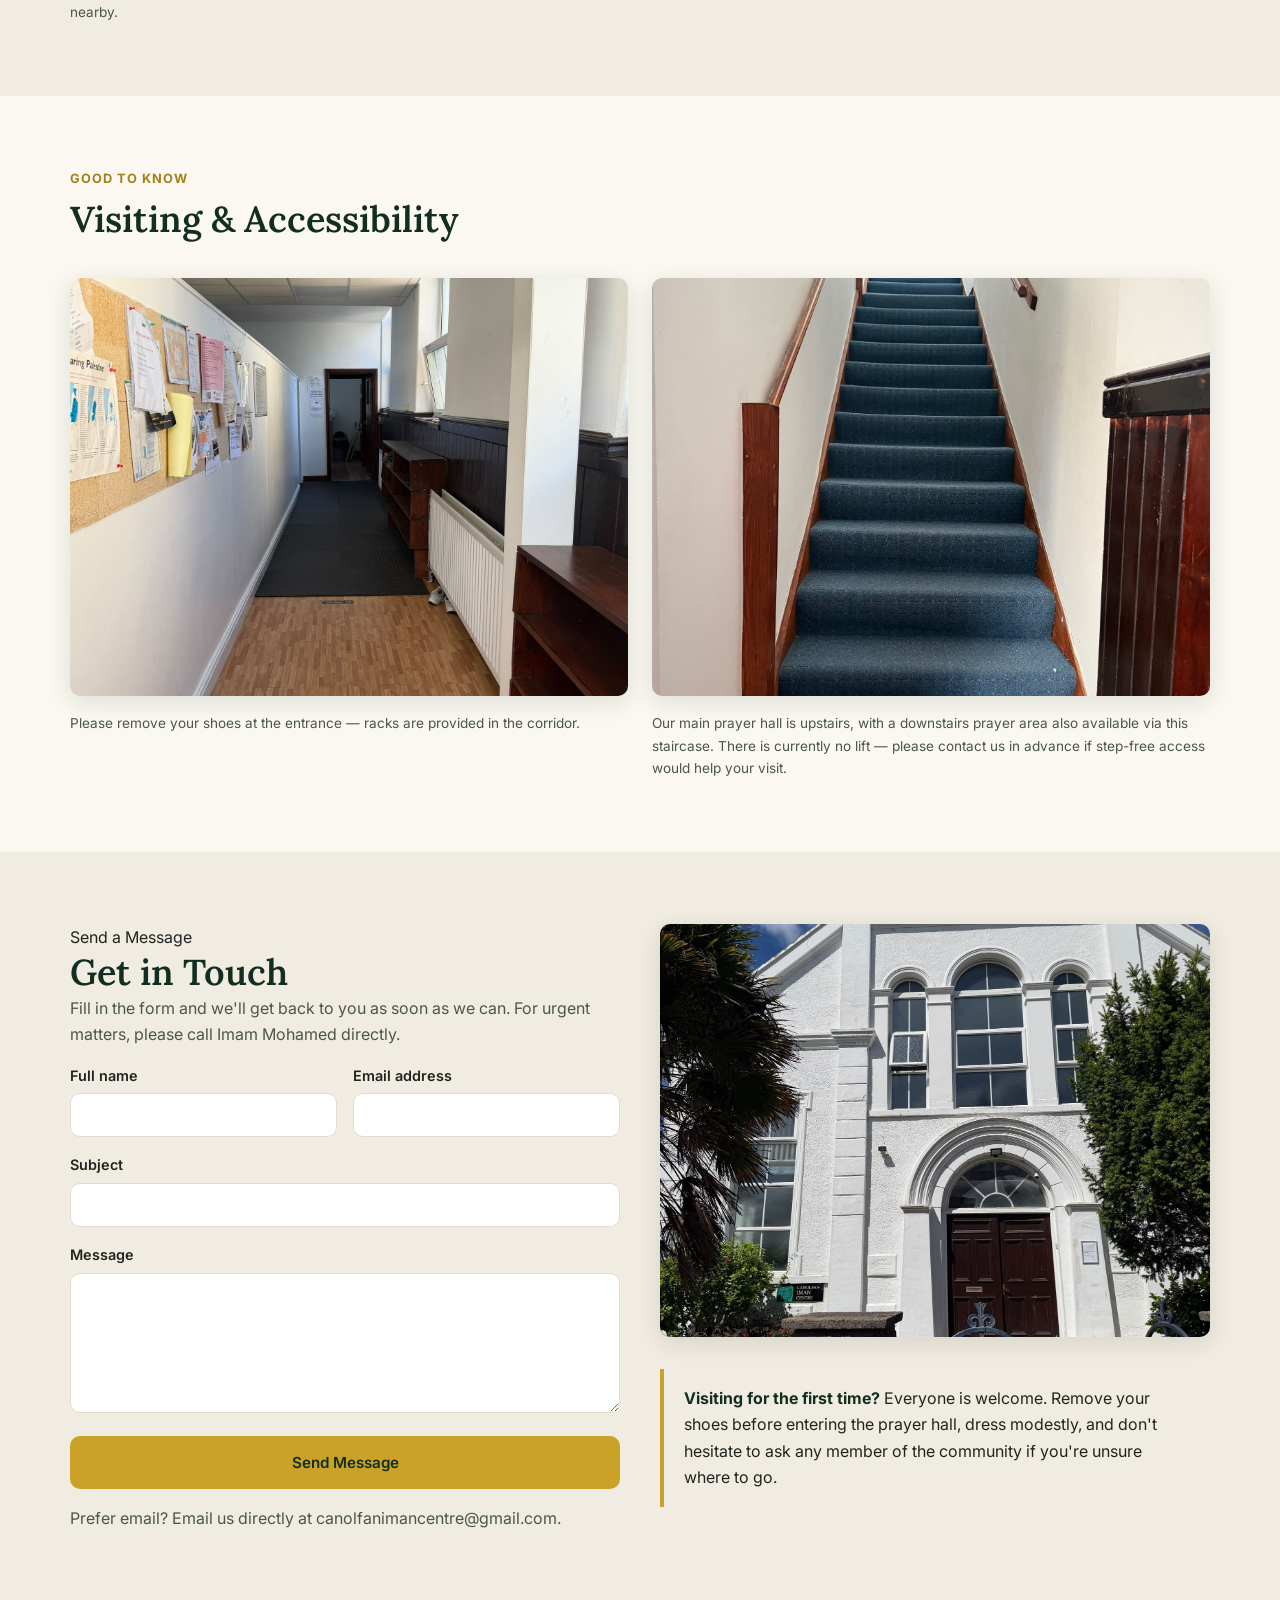
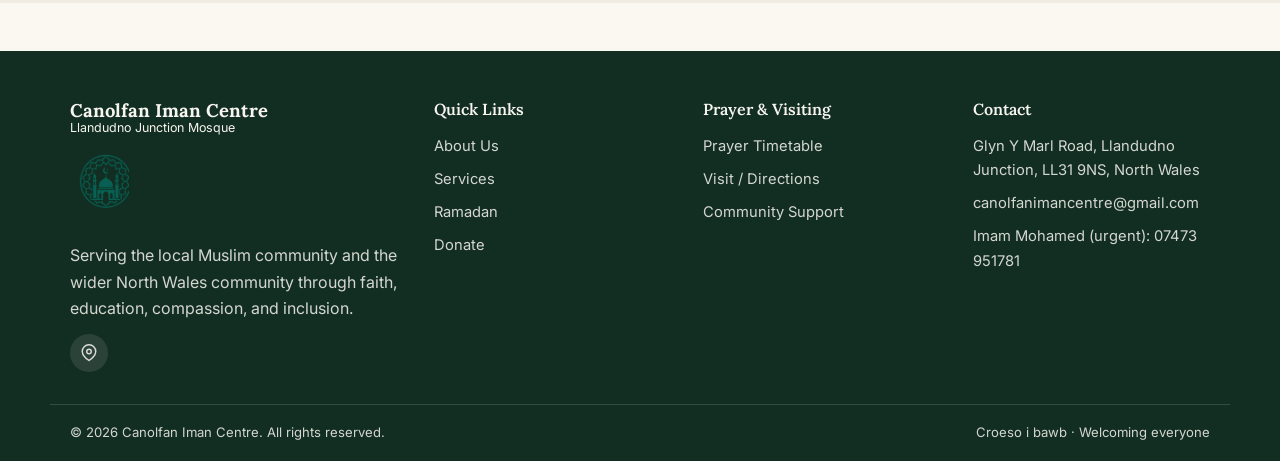
<file: contact.html>
<!DOCTYPE html>
<html lang="en">
<head>
<meta charset="UTF-8">
<meta name="viewport" content="width=device-width, initial-scale=1.0">
<title>Contact &amp; Location | Canolfan Iman Centre, Llandudno Junction Mosque</title>
<meta name="description" content="Contact Canolfan Iman Centre — Glyn Y Marl Road, Llandudno Junction, LL31 9NS. Email, phone, map, and directions for our mosque in North Wales.">
<link rel="canonical" href="https://canolfanimancentre.co.uk/contact.html">
<meta property="og:type" content="website">
<meta property="og:title" content="Contact &amp; Location | Canolfan Iman Centre">
<meta property="og:description" content="Find us at Glyn Y Marl Road, Llandudno Junction, LL31 9NS. Email, phone, and map.">
<meta property="og:url" content="https://canolfanimancentre.co.uk/contact.html">
<link rel="icon" type="image/svg+xml" href="images/favicon.svg">
<link rel="preconnect" href="https://fonts.googleapis.com">
<link rel="preconnect" href="https://fonts.gstatic.com" crossorigin>
<link href="https://fonts.googleapis.com/css2?family=Inter:wght@400;500;600;700&family=Lora:wght@500;600;700&family=Amiri:wght@400;700&display=swap" rel="stylesheet">
<link rel="stylesheet" href="css/style.css">
<script type="application/ld+json">
{
  "@context": "https://schema.org",
  "@type": "Mosque",
  "name": "Canolfan Iman Centre",
  "alternateName": "Llandudno Junction Mosque",
  "telephone": "+447473951781",
  "email": "canolfanimancentre@gmail.com",
  "address": {
    "@type": "PostalAddress",
    "streetAddress": "Glyn Y Marl Road",
    "addressLocality": "Llandudno Junction",
    "addressRegion": "Conwy",
    "postalCode": "LL31 9NS",
    "addressCountry": "GB"
  },
  "geo": { "@type": "GeoCoordinates", "latitude": 53.285714, "longitude": -3.805355 }
}
</script>
</head>
<body>
<a class="skip-link" href="#main">Skip to main content</a>

<div class="topbar">
  <div class="container">
    <div class="topbar-links">
      <a href="tel:+447473951781">Imam Mohamed (urgent): 07473 951781</a>
      <a href="mailto:canolfanimancentre@gmail.com">canolfanimancentre@gmail.com</a>
    </div>
    <div class="topbar-links">
      <span>Glyn Y Marl Road, Llandudno Junction, LL31 9NS</span>
    </div>
  </div>
</div>

<header class="site-header">
  <div class="container main-nav">
    <a href="index.html" class="brand">
      <img class="brand-logo-nav" src="images/logo-nav.png" alt="Canolfan Iman Centre logo">
      <span class="brand-text">
        <span class="name">Canolfan Iman Centre</span>
        <span class="subtitle">Llandudno Junction Mosque</span>
      </span>
    </a>
    <button class="nav-toggle" aria-label="Open menu" aria-expanded="false" aria-controls="primary-nav">
      <svg viewBox="0 0 24 24" fill="none" stroke="currentColor" stroke-width="2" aria-hidden="true"><line x1="3" y1="6" x2="21" y2="6"/><line x1="3" y1="12" x2="21" y2="12"/><line x1="3" y1="18" x2="21" y2="18"/></svg>
    </button>
    <ul class="nav-links" id="primary-nav">
      <li><a href="index.html">Home</a></li>
      <li><a href="prayer-times.html">Prayer Times</a></li>
      <li><a href="about.html">About</a></li>
      <li><a href="services.html">Services</a></li>
      <li><a href="ramadan.html">Ramadan</a></li>
      <li><a href="contact.html" aria-current="page">Contact</a></li>
      <li><a href="donate.html" class="btn btn-primary">Donate</a></li>
    </ul>
  </div>
</header>

<main id="main">

  <section class="page-hero">
    <div class="container">
      <p class="breadcrumb">Home / Contact &amp; Location</p>
      <h1>Contact &amp; Location</h1>
      <p>We'd love to hear from you — whether you have a question, want to visit, or need urgent support.</p>
    </div>
  </section>

  <section aria-labelledby="details-heading">
    <div class="container grid grid-3">
      <div class="card">
        <div class="icon" aria-hidden="true"><svg viewBox="0 0 24 24" fill="none" stroke="currentColor" stroke-width="2"><path d="M21 10c0 6-9 12-9 12s-9-6-9-12a9 9 0 1 1 18 0z"/><circle cx="12" cy="10" r="3"/></svg></div>
        <h3>Address</h3>
        <p>Canolfan Iman Centre<br>Glyn Y Marl Road<br>Llandudno Junction<br>LL31 9NS<br>Conwy, North Wales</p>
      </div>
      <div class="card">
        <div class="icon" aria-hidden="true"><svg viewBox="0 0 24 24" fill="none" stroke="currentColor" stroke-width="2"><path d="M22 16.92v3a2 2 0 0 1-2.18 2 19.79 19.79 0 0 1-8.63-3.07 19.5 19.5 0 0 1-6-6 19.79 19.79 0 0 1-3.07-8.67A2 2 0 0 1 4.11 2h3a2 2 0 0 1 2 1.72c.13.96.36 1.9.68 2.81a2 2 0 0 1-.45 2.11L8.09 9.91a16 16 0 0 0 6 6l1.27-1.27a2 2 0 0 1 2.11-.45c.91.32 1.85.55 2.81.68A2 2 0 0 1 22 16.92z"/></svg></div>
        <h3>Phone</h3>
        <p>Imam Mohamed (urgent contact):<br><a href="tel:+447473951781">07473 951781</a></p>
      </div>
      <div class="card">
        <div class="icon" aria-hidden="true"><svg viewBox="0 0 24 24" fill="none" stroke="currentColor" stroke-width="2"><path d="M4 4h16v16H4z" opacity="0"/><path d="M4 6h16v12H4z"/><path d="m4 7 8 6 8-6"/></svg></div>
        <h3>Email</h3>
        <p><a href="mailto:canolfanimancentre@gmail.com">canolfanimancentre@gmail.com</a></p>
      </div>
    </div>
  </section>

  <section class="section-alt" aria-labelledby="map-heading">
    <div class="container">
      <div class="section-head">
        <span class="eyebrow">Find Us</span>
        <h2 id="map-heading">Getting to Canolfan Iman Centre</h2>
      </div>
      <div class="map-wrap">
        <iframe
          src="https://www.google.com/maps?q=Canolfan+Iman+Centre,+Glyn+Y+Marl+Road,+Llandudno+Junction,+LL31+9NS&output=embed"
          title="Map showing Canolfan Iman Centre, Glyn Y Marl Road, Llandudno Junction, LL31 9NS"
          loading="lazy"
          referrerpolicy="no-referrer-when-downgrade"
          allowfullscreen>
        </iframe>
      </div>
      <p class="prayer-note mt-1">We are located on Glyn Y Marl Road in Llandudno Junction, Conwy — easily reached from the A55 and Llandudno Junction railway station. Limited on-street parking is available nearby.</p>
    </div>
  </section>

  <section aria-labelledby="visiting-heading">
    <div class="container">
      <div class="section-head">
        <span class="eyebrow">Good to Know</span>
        <h2 id="visiting-heading">Visiting &amp; Accessibility</h2>
      </div>
      <div class="grid grid-2">
        <div>
          <img class="photo-frame" src="images/centre-corridor.jpg" alt="The entrance corridor at Canolfan Iman Centre, with shoe racks and noticeboard">
          <p class="prayer-note mt-1">Please remove your shoes at the entrance — racks are provided in the corridor.</p>
        </div>
        <div>
          <img class="photo-frame" src="images/centre-staircase.jpg" alt="The staircase to the downstairs prayer area at Canolfan Iman Centre">
          <p class="prayer-note mt-1">Our main prayer hall is upstairs, with a downstairs prayer area also available via this staircase. There is currently no lift — please contact us in advance if step-free access would help your visit.</p>
        </div>
      </div>
    </div>
  </section>

  <section class="section-alt" aria-labelledby="form-heading">
    <div class="container">
      <div class="split">
        <div>
          <span class="eyebrow">Send a Message</span>
          <h2 id="form-heading">Get in Touch</h2>
          <p>Fill in the form and we'll get back to you as soon as we can. For urgent matters, please call Imam Mohamed directly.</p>

          <!--
            REPLACE-ME: Contact form backend
            This form currently posts to Formspree as a placeholder. To activate it:
              1. Create a free account at https://formspree.io
              2. Create a new form and copy your form endpoint (looks like
                 https://formspree.io/f/abcd1234)
              3. Replace the YOUR_FORM_ID below with your real endpoint.
            Until then, visitors can still reach you via the "Email Us Directly"
            mailto link further down the page.
          -->
          <form class="form-grid mt-1" action="https://formspree.io/f/YOUR_FORM_ID" method="POST">
            <div class="form-row-2">
              <div>
                <label for="name">Full name</label>
                <input type="text" id="name" name="name" required autocomplete="name">
              </div>
              <div>
                <label for="email">Email address</label>
                <input type="email" id="email" name="email" required autocomplete="email">
              </div>
            </div>
            <div>
              <label for="subject">Subject</label>
              <input type="text" id="subject" name="subject" required>
            </div>
            <div>
              <label for="message">Message</label>
              <textarea id="message" name="message" required></textarea>
            </div>
            <input type="text" name="_gotcha" style="display:none" tabindex="-1" autocomplete="off">
            <button type="submit" class="btn btn-primary">Send Message</button>
          </form>

          <p class="mt-1">Prefer email? <a href="mailto:canolfanimancentre@gmail.com?subject=Enquiry%20from%20website">Email us directly</a> at canolfanimancentre@gmail.com.</p>
        </div>
        <div>
          <img class="photo-frame" src="images/mosque-exterior.jpg" alt="Canolfan Iman Centre, Glyn Y Marl Road, Llandudno Junction">
          <div class="notice-box mt-2">
            <strong>Visiting for the first time?</strong> Everyone is welcome. Remove your shoes before entering the prayer hall, dress modestly, and don't hesitate to ask any member of the community if you're unsure where to go.
          </div>
        </div>
      </div>
    </div>
  </section>

</main>

<footer class="site-footer">
  <div class="container footer-grid">
    <div>
      <div class="brand-text">
        <span class="name">Canolfan Iman Centre</span>
        <span class="subtitle">Llandudno Junction Mosque</span>
      </div>
      <img class="footer-logo" src="images/logo-hero.png" alt="Canolfan Iman Centre logo">
      <p class="mt-1">Serving the local Muslim community and the wider North Wales community through faith, education, compassion, and inclusion.</p>
      <div class="social-row">
        <a href="https://www.google.com/maps?q=Canolfan+Iman+Centre,+Glyn+Y+Marl+Road,+Llandudno+Junction,+LL31+9NS" aria-label="Canolfan Iman Centre on Google Maps" target="_blank" rel="noopener">
          <svg viewBox="0 0 24 24" fill="none" stroke="currentColor" stroke-width="2" aria-hidden="true"><path d="M21 10c0 6-9 12-9 12s-9-6-9-12a9 9 0 1 1 18 0z"/><circle cx="12" cy="10" r="3"/></svg>
        </a>
      </div>
    </div>
    <div>
      <h4>Quick Links</h4>
      <ul class="footer-links">
        <li><a href="about.html">About Us</a></li>
        <li><a href="services.html">Services</a></li>
        <li><a href="ramadan.html">Ramadan</a></li>
        <li><a href="donate.html">Donate</a></li>
      </ul>
    </div>
    <div>
      <h4>Prayer &amp; Visiting</h4>
      <ul class="footer-links">
        <li><a href="prayer-times.html">Prayer Timetable</a></li>
        <li><a href="contact.html">Visit / Directions</a></li>
        <li><a href="services.html#community">Community Support</a></li>
      </ul>
    </div>
    <div>
      <h4>Contact</h4>
      <ul class="footer-links">
        <li>Glyn Y Marl Road, Llandudno Junction, LL31 9NS, North Wales</li>
        <li><a href="mailto:canolfanimancentre@gmail.com">canolfanimancentre@gmail.com</a></li>
        <li><a href="tel:+447473951781">Imam Mohamed (urgent): 07473 951781</a></li>
      </ul>
    </div>
  </div>
  <div class="container footer-bottom">
    <span>&copy; <span data-year></span> Canolfan Iman Centre. All rights reserved.</span>
    <span>Croeso i bawb &middot; Welcoming everyone</span>
  </div>
</footer>

<script src="js/main.js"></script>
</body>
</html>
</file>
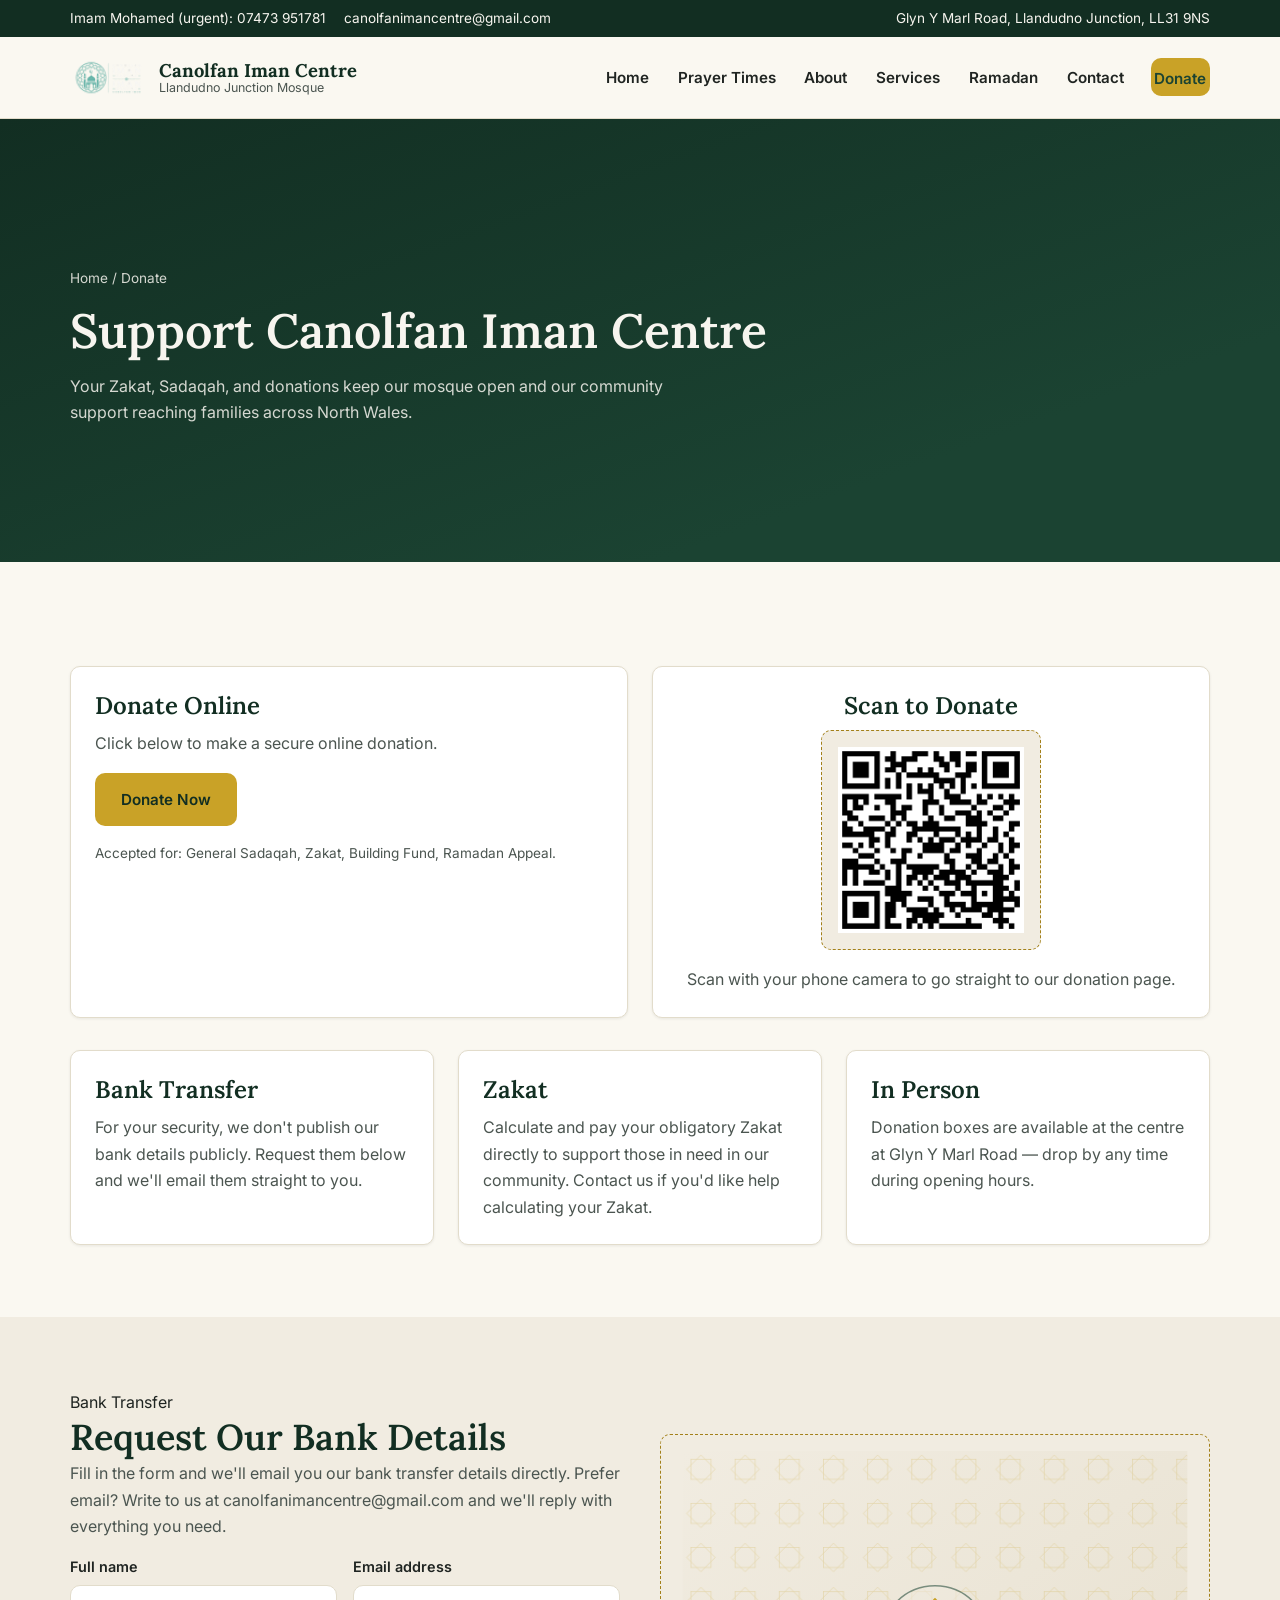
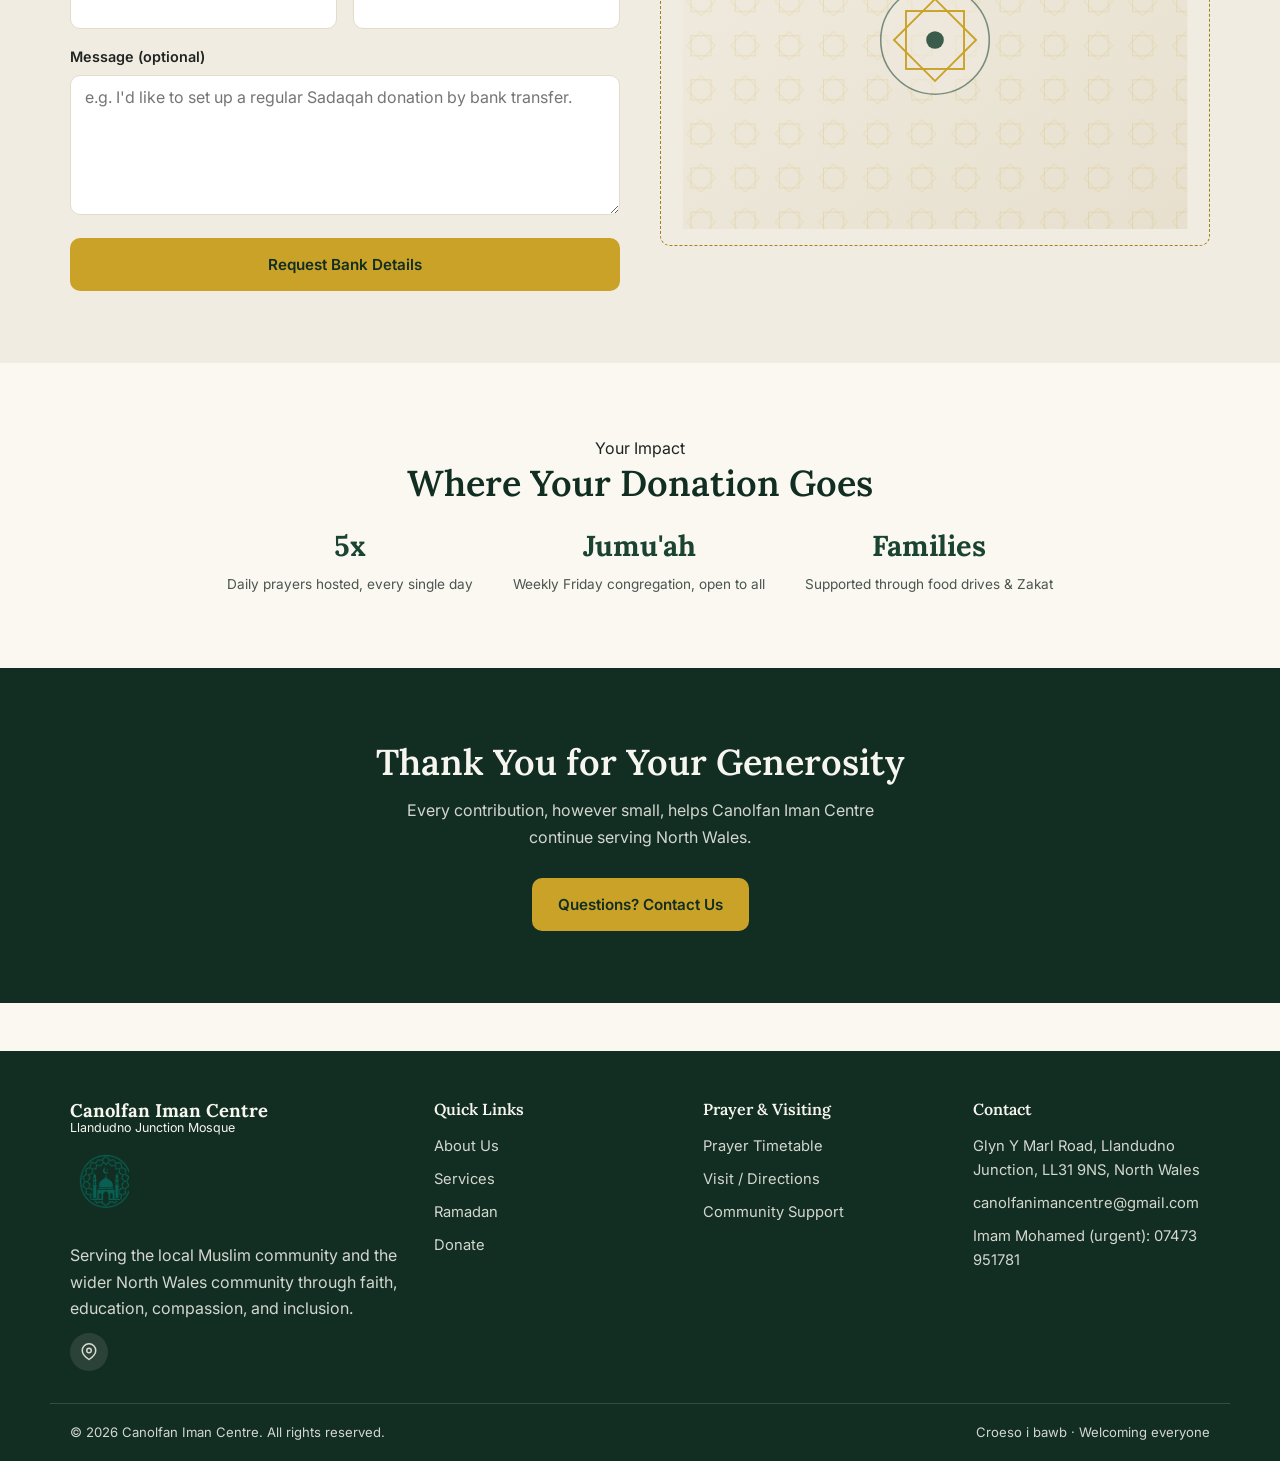
<file: donate.html>
<!DOCTYPE html>
<html lang="en">
<head>
<meta charset="UTF-8">
<meta name="viewport" content="width=device-width, initial-scale=1.0">
<title>Donate | Support Canolfan Iman Centre, Llandudno Junction Mosque</title>
<meta name="description" content="Support Canolfan Iman Centre with Zakat, Sadaqah, or a one-off donation — helping fund worship and community support across North Wales.">
<link rel="canonical" href="https://canolfanimancentre.co.uk/donate.html">
<meta property="og:type" content="website">
<meta property="og:title" content="Donate | Canolfan Iman Centre">
<meta property="og:description" content="Support our mosque and community programmes in North Wales.">
<meta property="og:url" content="https://canolfanimancentre.co.uk/donate.html">
<link rel="icon" type="image/svg+xml" href="images/favicon.svg">
<link rel="preconnect" href="https://fonts.googleapis.com">
<link rel="preconnect" href="https://fonts.gstatic.com" crossorigin>
<link href="https://fonts.googleapis.com/css2?family=Inter:wght@400;500;600;700&family=Lora:wght@500;600;700&family=Amiri:wght@400;700&display=swap" rel="stylesheet">
<link rel="stylesheet" href="css/style.css">
</head>
<body>
<a class="skip-link" href="#main">Skip to main content</a>

<div class="topbar">
  <div class="container">
    <div class="topbar-links">
      <a href="tel:+447473951781">Imam Mohamed (urgent): 07473 951781</a>
      <a href="mailto:canolfanimancentre@gmail.com">canolfanimancentre@gmail.com</a>
    </div>
    <div class="topbar-links">
      <span>Glyn Y Marl Road, Llandudno Junction, LL31 9NS</span>
    </div>
  </div>
</div>

<header class="site-header">
  <div class="container main-nav">
    <a href="index.html" class="brand">
      <img class="brand-logo-nav" src="images/logo-nav.png" alt="Canolfan Iman Centre logo">
      <span class="brand-text">
        <span class="name">Canolfan Iman Centre</span>
        <span class="subtitle">Llandudno Junction Mosque</span>
      </span>
    </a>
    <button class="nav-toggle" aria-label="Open menu" aria-expanded="false" aria-controls="primary-nav">
      <svg viewBox="0 0 24 24" fill="none" stroke="currentColor" stroke-width="2" aria-hidden="true"><line x1="3" y1="6" x2="21" y2="6"/><line x1="3" y1="12" x2="21" y2="12"/><line x1="3" y1="18" x2="21" y2="18"/></svg>
    </button>
    <ul class="nav-links" id="primary-nav">
      <li><a href="index.html">Home</a></li>
      <li><a href="prayer-times.html">Prayer Times</a></li>
      <li><a href="about.html">About</a></li>
      <li><a href="services.html">Services</a></li>
      <li><a href="ramadan.html">Ramadan</a></li>
      <li><a href="contact.html">Contact</a></li>
      <li><a href="donate.html" class="btn btn-primary" aria-current="page">Donate</a></li>
    </ul>
  </div>
</header>

<main id="main">

  <section class="page-hero">
    <div class="container">
      <p class="breadcrumb">Home / Donate</p>
      <h1>Support Canolfan Iman Centre</h1>
      <p>Your Zakat, Sadaqah, and donations keep our mosque open and our community support reaching families across North Wales.</p>
    </div>
  </section>

  <section aria-labelledby="donate-heading">
    <div class="container">
      <div class="grid grid-2 mt-2">
        <div class="card">
          <h3>Donate Online</h3>
          <p>Click below to make a secure online donation.</p>
          <a href="https://www.mosquepay.co.uk/4780/canolfan-iman-centre-masjid" class="btn btn-primary mt-1" target="_blank" rel="noopener">Donate Now</a>
          <p class="prayer-note mt-1">Accepted for: General Sadaqah, Zakat, Building Fund, Ramadan Appeal.</p>
        </div>
        <div class="card text-center">
          <h3>Scan to Donate</h3>
          <img class="qr-box" src="images/donate-qr.png" alt="QR code linking to Canolfan Iman Centre's MosquePay donation page">
          <p>Scan with your phone camera to go straight to our donation page.</p>
        </div>
      </div>

      <div class="grid grid-3 mt-2">
        <div class="card">
          <h3>Bank Transfer</h3>
          <p>For your security, we don't publish our bank details publicly. <a href="#bank-request">Request them below</a> and we'll email them straight to you.</p>
        </div>
        <div class="card">
          <h3>Zakat</h3>
          <p>Calculate and pay your obligatory Zakat directly to support those in need in our community. Contact us if you'd like help calculating your Zakat.</p>
        </div>
        <div class="card">
          <h3>In Person</h3>
          <p>Donation boxes are available at the centre at Glyn Y Marl Road — drop by any time during opening hours.</p>
        </div>
      </div>
    </div>
  </section>

  <section id="bank-request" class="section-alt" aria-labelledby="bank-request-heading">
    <div class="container split">
      <div>
        <span class="eyebrow">Bank Transfer</span>
        <h2 id="bank-request-heading">Request Our Bank Details</h2>
        <p>Fill in the form and we'll email you our bank transfer details directly. Prefer email? Write to us at <a href="mailto:canolfanimancentre@gmail.com?subject=Bank%20transfer%20details%20request">canolfanimancentre@gmail.com</a> and we'll reply with everything you need.</p>

        <!--
          Site owner: this form posts to Formspree, same as the Contact page —
          see README.md, "Connecting your contact and donation forms". You can
          reuse the same Formspree form ID as contact.html, or create a second
          Formspree form just for donation enquiries; either way, submissions
          arrive straight in your Gmail inbox.
        -->
        <form class="form-grid mt-1" action="https://formspree.io/f/YOUR_FORM_ID" method="POST">
          <div class="form-row-2">
            <div>
              <label for="donor-name">Full name</label>
              <input type="text" id="donor-name" name="name" required autocomplete="name">
            </div>
            <div>
              <label for="donor-email">Email address</label>
              <input type="email" id="donor-email" name="email" required autocomplete="email">
            </div>
          </div>
          <div>
            <label for="donor-message">Message (optional)</label>
            <textarea id="donor-message" name="message" placeholder="e.g. I'd like to set up a regular Sadaqah donation by bank transfer."></textarea>
          </div>
          <input type="hidden" name="_subject" value="Bank transfer details request — Canolfan Iman Centre website">
          <input type="text" name="_gotcha" style="display:none" tabindex="-1" autocomplete="off">
          <button type="submit" class="btn btn-primary">Request Bank Details</button>
        </form>
      </div>
      <div>
        <img class="placeholder-img" src="images/community-support.svg" alt="Decorative geometric pattern — photo to be added">
      </div>
    </div>
  </section>

  <section aria-labelledby="impact-heading">
    <div class="container text-center">
      <span class="eyebrow">Your Impact</span>
      <h2 id="impact-heading">Where Your Donation Goes</h2>
      <div class="stat-row" style="justify-content:center;">
        <div class="stat">
          <strong>5x</strong>
          <span>Daily prayers hosted, every single day</span>
        </div>
        <div class="stat">
          <strong>Jumu'ah</strong>
          <span>Weekly Friday congregation, open to all</span>
        </div>
        <div class="stat">
          <strong>Families</strong>
          <span>Supported through food drives &amp; Zakat</span>
        </div>
      </div>
    </div>
  </section>

  <section class="cta-band">
    <div class="container">
      <h2>Thank You for Your Generosity</h2>
      <p>Every contribution, however small, helps Canolfan Iman Centre continue serving North Wales.</p>
      <a href="contact.html" class="btn btn-primary">Questions? Contact Us</a>
    </div>
  </section>

</main>

<footer class="site-footer">
  <div class="container footer-grid">
    <div>
      <div class="brand-text">
        <span class="name">Canolfan Iman Centre</span>
        <span class="subtitle">Llandudno Junction Mosque</span>
      </div>
      <img class="footer-logo" src="images/logo-hero.png" alt="Canolfan Iman Centre logo">
      <p class="mt-1">Serving the local Muslim community and the wider North Wales community through faith, education, compassion, and inclusion.</p>
      <div class="social-row">
        <a href="https://www.google.com/maps?q=Canolfan+Iman+Centre,+Glyn+Y+Marl+Road,+Llandudno+Junction,+LL31+9NS" aria-label="Canolfan Iman Centre on Google Maps" target="_blank" rel="noopener">
          <svg viewBox="0 0 24 24" fill="none" stroke="currentColor" stroke-width="2" aria-hidden="true"><path d="M21 10c0 6-9 12-9 12s-9-6-9-12a9 9 0 1 1 18 0z"/><circle cx="12" cy="10" r="3"/></svg>
        </a>
      </div>
    </div>
    <div>
      <h4>Quick Links</h4>
      <ul class="footer-links">
        <li><a href="about.html">About Us</a></li>
        <li><a href="services.html">Services</a></li>
        <li><a href="ramadan.html">Ramadan</a></li>
        <li><a href="donate.html">Donate</a></li>
      </ul>
    </div>
    <div>
      <h4>Prayer &amp; Visiting</h4>
      <ul class="footer-links">
        <li><a href="prayer-times.html">Prayer Timetable</a></li>
        <li><a href="contact.html">Visit / Directions</a></li>
        <li><a href="services.html#community">Community Support</a></li>
      </ul>
    </div>
    <div>
      <h4>Contact</h4>
      <ul class="footer-links">
        <li>Glyn Y Marl Road, Llandudno Junction, LL31 9NS, North Wales</li>
        <li><a href="mailto:canolfanimancentre@gmail.com">canolfanimancentre@gmail.com</a></li>
        <li><a href="tel:+447473951781">Imam Mohamed (urgent): 07473 951781</a></li>
      </ul>
    </div>
  </div>
  <div class="container footer-bottom">
    <span>&copy; <span data-year></span> Canolfan Iman Centre. All rights reserved.</span>
    <span>Croeso i bawb &middot; Welcoming everyone</span>
  </div>
</footer>

<script src="js/main.js"></script>
</body>
</html>
</file>
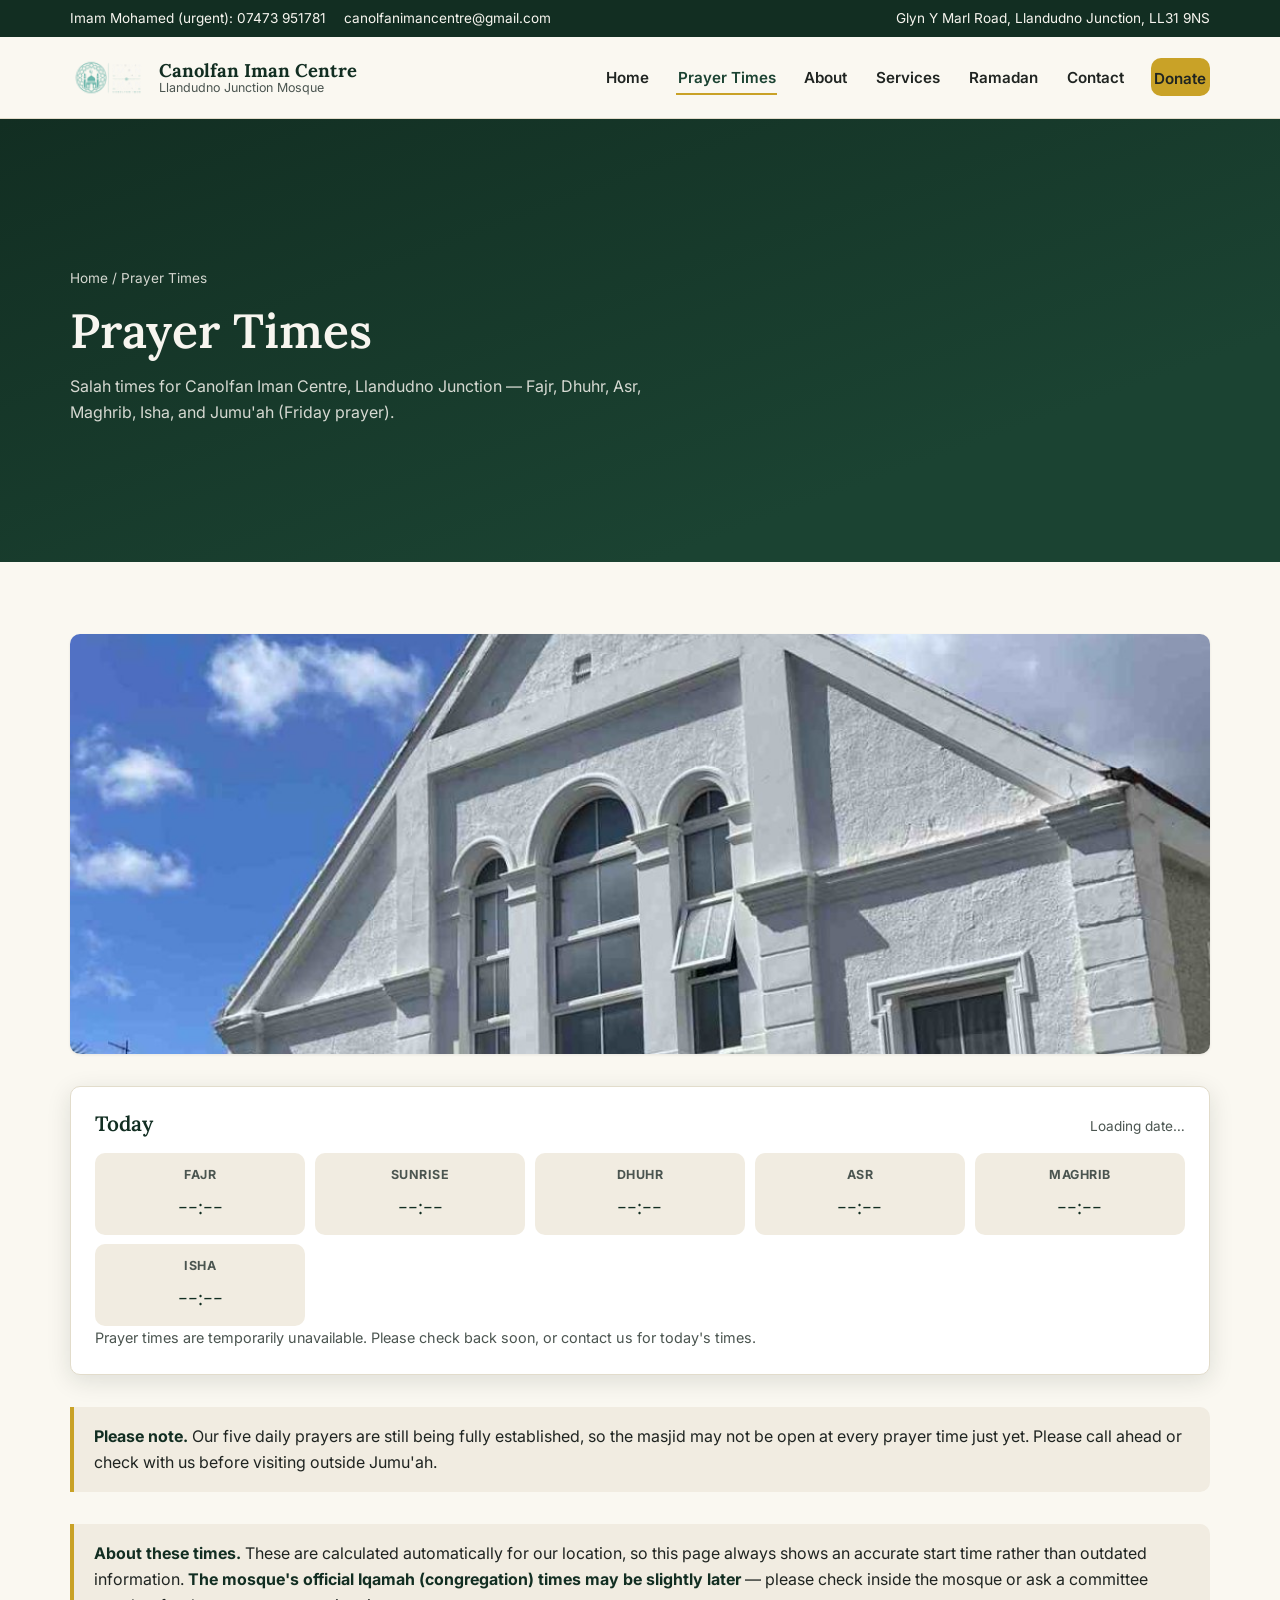
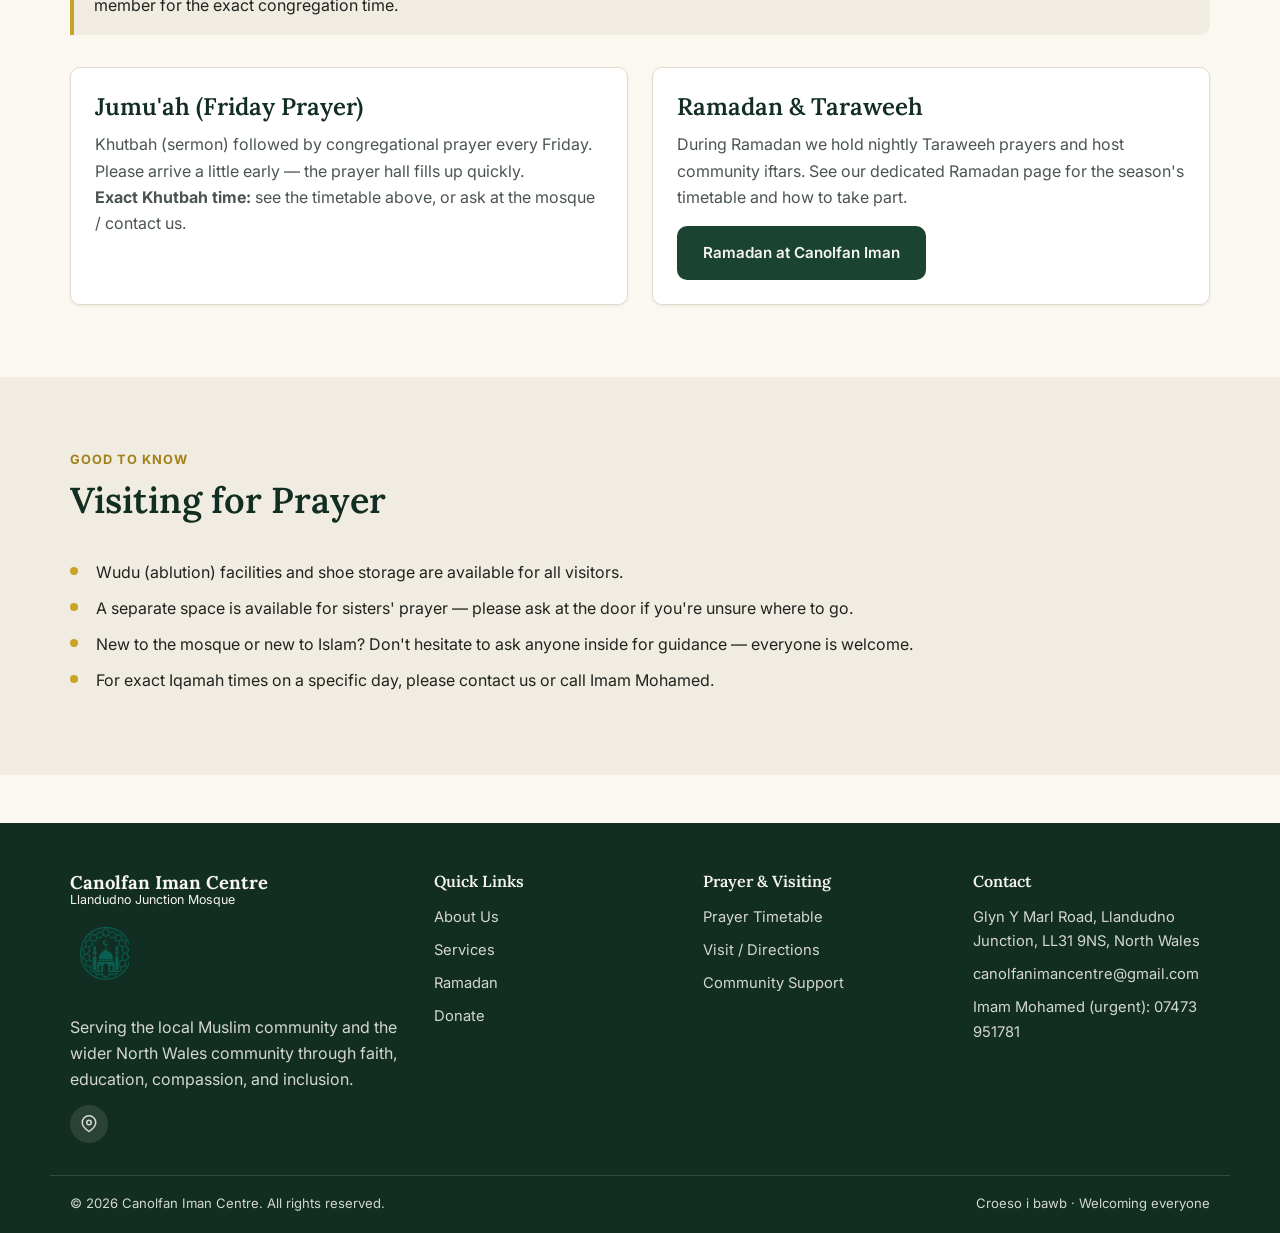
<file: prayer-times.html>
<!DOCTYPE html>
<html lang="en">
<head>
<meta charset="UTF-8">
<meta name="viewport" content="width=device-width, initial-scale=1.0">
<title>Prayer Times | Canolfan Iman Centre, Llandudno Junction</title>
<meta name="description" content="Today's five daily prayer times and Jumu'ah (Friday prayer) at Canolfan Iman Centre, Llandudno Junction — the mosque serving North Wales.">
<link rel="canonical" href="https://canolfanimancentre.co.uk/prayer-times.html">
<meta property="og:type" content="website">
<meta property="og:title" content="Prayer Times | Canolfan Iman Centre">
<meta property="og:description" content="Today's five daily prayer times and Jumu'ah (Friday prayer) at Canolfan Iman Centre, Llandudno Junction.">
<meta property="og:url" content="https://canolfanimancentre.co.uk/prayer-times.html">
<link rel="icon" type="image/svg+xml" href="images/favicon.svg">
<link rel="preconnect" href="https://fonts.googleapis.com">
<link rel="preconnect" href="https://fonts.gstatic.com" crossorigin>
<link href="https://fonts.googleapis.com/css2?family=Inter:wght@400;500;600;700&family=Lora:wght@500;600;700&family=Amiri:wght@400;700&display=swap" rel="stylesheet">
<link rel="stylesheet" href="css/style.css">
</head>
<body>
<a class="skip-link" href="#main">Skip to main content</a>

<div class="topbar">
  <div class="container">
    <div class="topbar-links">
      <a href="tel:+447473951781">Imam Mohamed (urgent): 07473 951781</a>
      <a href="mailto:canolfanimancentre@gmail.com">canolfanimancentre@gmail.com</a>
    </div>
    <div class="topbar-links">
      <span>Glyn Y Marl Road, Llandudno Junction, LL31 9NS</span>
    </div>
  </div>
</div>

<header class="site-header">
  <div class="container main-nav">
    <a href="index.html" class="brand">
      <img class="brand-logo-nav" src="images/logo-nav.png" alt="Canolfan Iman Centre logo">
      <span class="brand-text">
        <span class="name">Canolfan Iman Centre</span>
        <span class="subtitle">Llandudno Junction Mosque</span>
      </span>
    </a>
    <button class="nav-toggle" aria-label="Open menu" aria-expanded="false" aria-controls="primary-nav">
      <svg viewBox="0 0 24 24" fill="none" stroke="currentColor" stroke-width="2" aria-hidden="true"><line x1="3" y1="6" x2="21" y2="6"/><line x1="3" y1="12" x2="21" y2="12"/><line x1="3" y1="18" x2="21" y2="18"/></svg>
    </button>
    <ul class="nav-links" id="primary-nav">
      <li><a href="index.html">Home</a></li>
      <li><a href="prayer-times.html" aria-current="page">Prayer Times</a></li>
      <li><a href="about.html">About</a></li>
      <li><a href="services.html">Services</a></li>
      <li><a href="ramadan.html">Ramadan</a></li>
      <li><a href="contact.html">Contact</a></li>
      <li><a href="donate.html" class="btn btn-primary">Donate</a></li>
    </ul>
  </div>
</header>

<main id="main">

  <section class="page-hero">
    <div class="container">
      <p class="breadcrumb">Home / Prayer Times</p>
      <h1>Prayer Times</h1>
      <p>Salah times for Canolfan Iman Centre, Llandudno Junction — Fajr, Dhuhr, Asr, Maghrib, Isha, and Jumu'ah (Friday prayer).</p>
    </div>
  </section>

  <section aria-labelledby="today-heading">
    <div class="container">
      <img class="section-photo" src="images/mosque-facade.jpg" alt="Canolfan Iman Centre, Llandudno Junction">
      <div class="prayer-widget">
        <header>
          <h2 id="today-heading" style="font-size:1.3rem;margin:0;">Today</h2>
          <span class="date-line" data-prayer-date>Loading date…</span>
        </header>
        <div class="prayer-grid">
          <div class="prayer-cell">
            <div class="label">Fajr</div>
            <div class="time" data-prayer="Fajr">--:--</div>
          </div>
          <div class="prayer-cell">
            <div class="label">Sunrise</div>
            <div class="time" data-prayer="Sunrise">--:--</div>
          </div>
          <div class="prayer-cell">
            <div class="label">Dhuhr</div>
            <div class="time" data-prayer="Dhuhr">--:--</div>
          </div>
          <div class="prayer-cell">
            <div class="label">Asr</div>
            <div class="time" data-prayer="Asr">--:--</div>
          </div>
          <div class="prayer-cell">
            <div class="label">Maghrib</div>
            <div class="time" data-prayer="Maghrib">--:--</div>
          </div>
          <div class="prayer-cell">
            <div class="label">Isha</div>
            <div class="time" data-prayer="Isha">--:--</div>
          </div>
        </div>
        <p class="prayer-status" data-prayer-status>Loading today's prayer times…</p>
      </div>

      <div class="notice-box mt-2">
        <strong>Please note.</strong> Our five daily prayers are still being fully established, so the masjid may not be open at every prayer time just yet. Please call ahead or check with us before visiting outside Jumu'ah.
      </div>

      <div class="notice-box mt-2">
        <strong>About these times.</strong> These are calculated automatically for our location, so this page always shows an accurate start time rather than outdated information. <strong>The mosque's official Iqamah (congregation) times may be slightly later</strong> — please check inside the mosque or ask a committee member for the exact congregation time.
      </div>

      <!--
        Site owner: see README.md, "Connecting your real prayer timetable", for full instructions.
        REPLACE-ME: MyMasjid / Masjidbox / Mawaqit embed
        Once you have created a free timetable account, paste the <iframe> code
        your provider gives you in place of this comment block. For example:

        <div class="map-wrap">
          <iframe src="https://www.mymasjid.com/timetable/your-mosque-id"
                  title="Canolfan Iman Centre prayer timetable" loading="lazy"></iframe>
        </div>
      -->

      <div class="grid grid-2 mt-2">
        <div class="card">
          <h3>Jumu'ah (Friday Prayer)</h3>
          <p>Khutbah (sermon) followed by congregational prayer every Friday. Please arrive a little early — the prayer hall fills up quickly.</p>
          <p><strong>Exact Khutbah time:</strong> see the timetable above, or ask at the mosque / contact us.</p>
        </div>
        <div class="card">
          <h3>Ramadan &amp; Taraweeh</h3>
          <p>During Ramadan we hold nightly Taraweeh prayers and host community iftars. See our dedicated Ramadan page for the season's timetable and how to take part.</p>
          <a href="ramadan.html" class="btn btn-secondary mt-1">Ramadan at Canolfan Iman</a>
        </div>
      </div>
    </div>
  </section>

  <section class="section-alt">
    <div class="container">
      <div class="section-head">
        <span class="eyebrow">Good to know</span>
        <h2>Visiting for Prayer</h2>
      </div>
      <ul class="bullet-list">
        <li>Wudu (ablution) facilities and shoe storage are available for all visitors.</li>
        <li>A separate space is available for sisters' prayer — please ask at the door if you're unsure where to go.</li>
        <li>New to the mosque or new to Islam? Don't hesitate to ask anyone inside for guidance — everyone is welcome.</li>
        <li>For exact Iqamah times on a specific day, please <a href="contact.html">contact us</a> or call Imam Mohamed.</li>
      </ul>
    </div>
  </section>

</main>

<footer class="site-footer">
  <div class="container footer-grid">
    <div>
      <div class="brand-text">
        <span class="name">Canolfan Iman Centre</span>
        <span class="subtitle">Llandudno Junction Mosque</span>
      </div>
      <img class="footer-logo" src="images/logo-hero.png" alt="Canolfan Iman Centre logo">
      <p class="mt-1">Serving the local Muslim community and the wider North Wales community through faith, education, compassion, and inclusion.</p>
      <div class="social-row">
        <a href="https://www.google.com/maps?q=Canolfan+Iman+Centre,+Glyn+Y+Marl+Road,+Llandudno+Junction,+LL31+9NS" aria-label="Canolfan Iman Centre on Google Maps" target="_blank" rel="noopener">
          <svg viewBox="0 0 24 24" fill="none" stroke="currentColor" stroke-width="2" aria-hidden="true"><path d="M21 10c0 6-9 12-9 12s-9-6-9-12a9 9 0 1 1 18 0z"/><circle cx="12" cy="10" r="3"/></svg>
        </a>
      </div>
    </div>
    <div>
      <h4>Quick Links</h4>
      <ul class="footer-links">
        <li><a href="about.html">About Us</a></li>
        <li><a href="services.html">Services</a></li>
        <li><a href="ramadan.html">Ramadan</a></li>
        <li><a href="donate.html">Donate</a></li>
      </ul>
    </div>
    <div>
      <h4>Prayer &amp; Visiting</h4>
      <ul class="footer-links">
        <li><a href="prayer-times.html">Prayer Timetable</a></li>
        <li><a href="contact.html">Visit / Directions</a></li>
        <li><a href="services.html#community">Community Support</a></li>
      </ul>
    </div>
    <div>
      <h4>Contact</h4>
      <ul class="footer-links">
        <li>Glyn Y Marl Road, Llandudno Junction, LL31 9NS, North Wales</li>
        <li><a href="mailto:canolfanimancentre@gmail.com">canolfanimancentre@gmail.com</a></li>
        <li><a href="tel:+447473951781">Imam Mohamed (urgent): 07473 951781</a></li>
      </ul>
    </div>
  </div>
  <div class="container footer-bottom">
    <span>&copy; <span data-year></span> Canolfan Iman Centre. All rights reserved.</span>
    <span>Croeso i bawb &middot; Welcoming everyone</span>
  </div>
</footer>

<script src="js/main.js"></script>
<script src="js/prayer-times.js"></script>
</body>
</html>
</file>
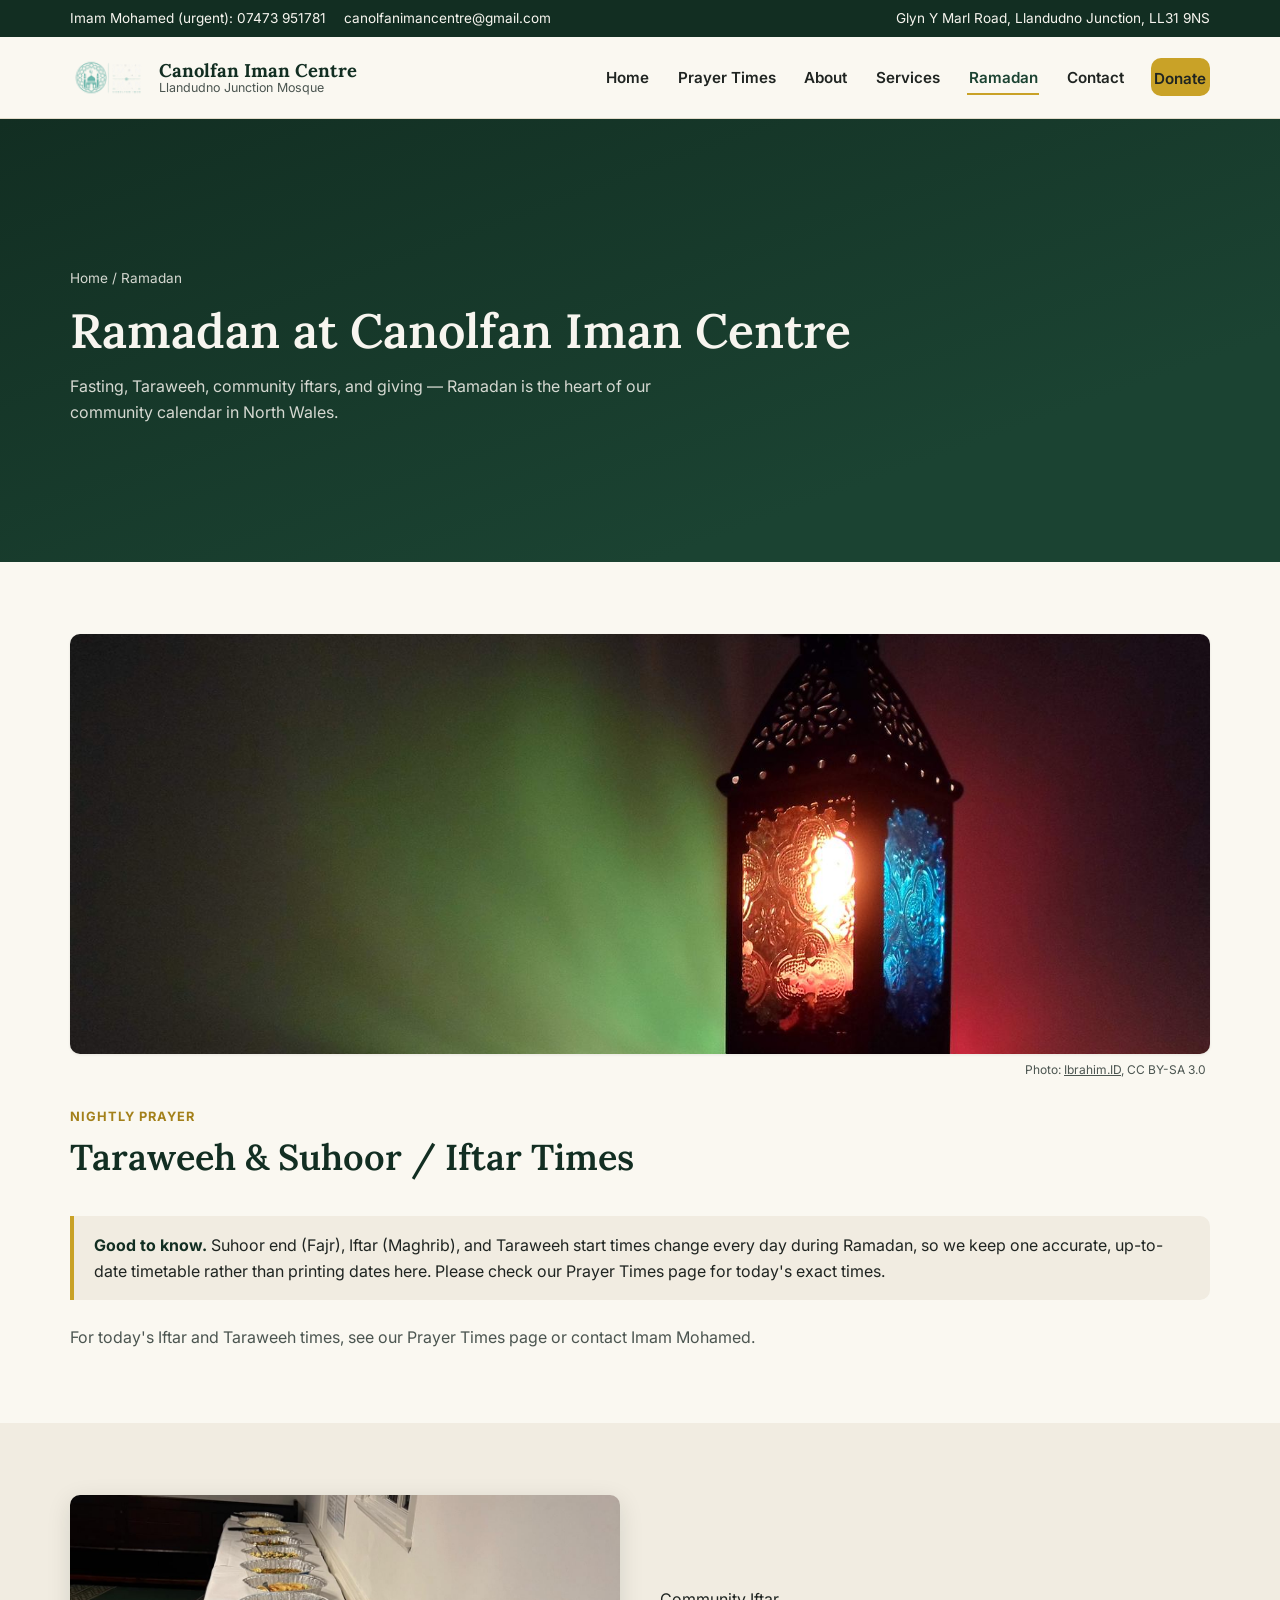
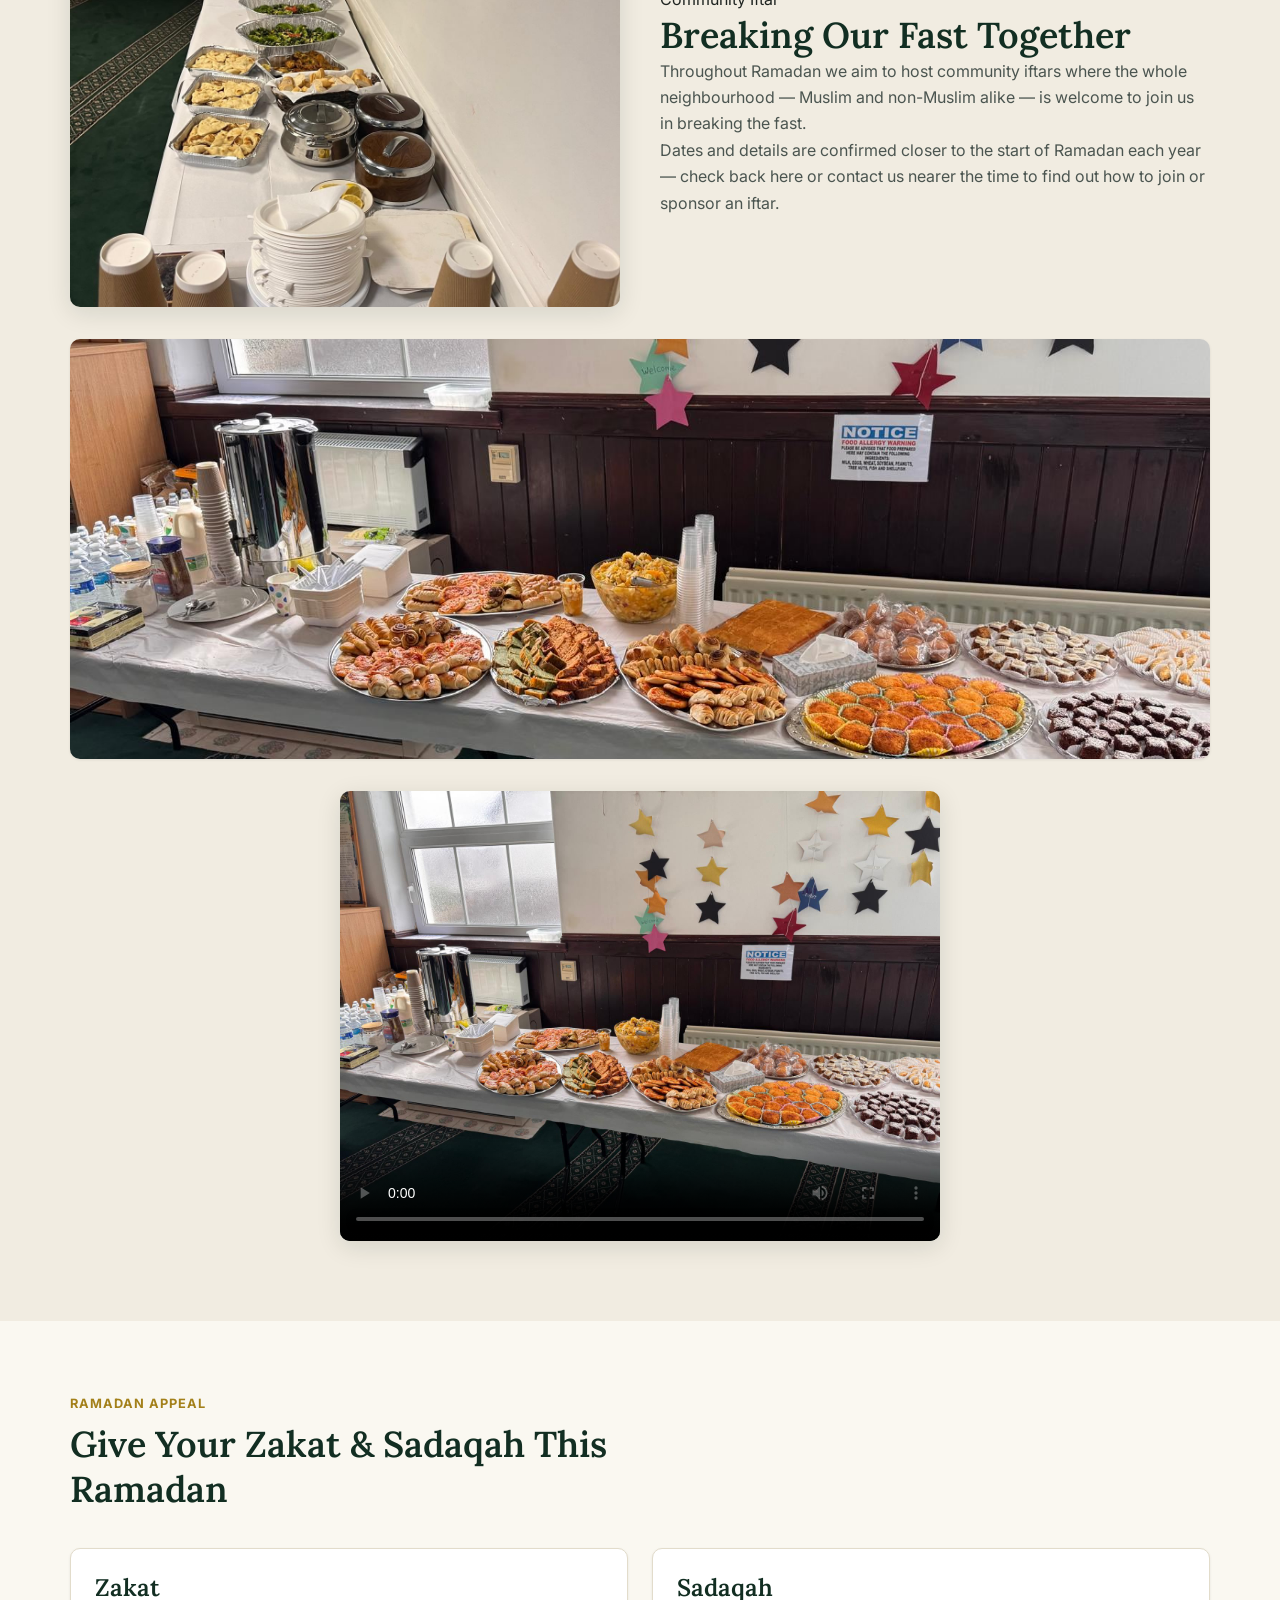
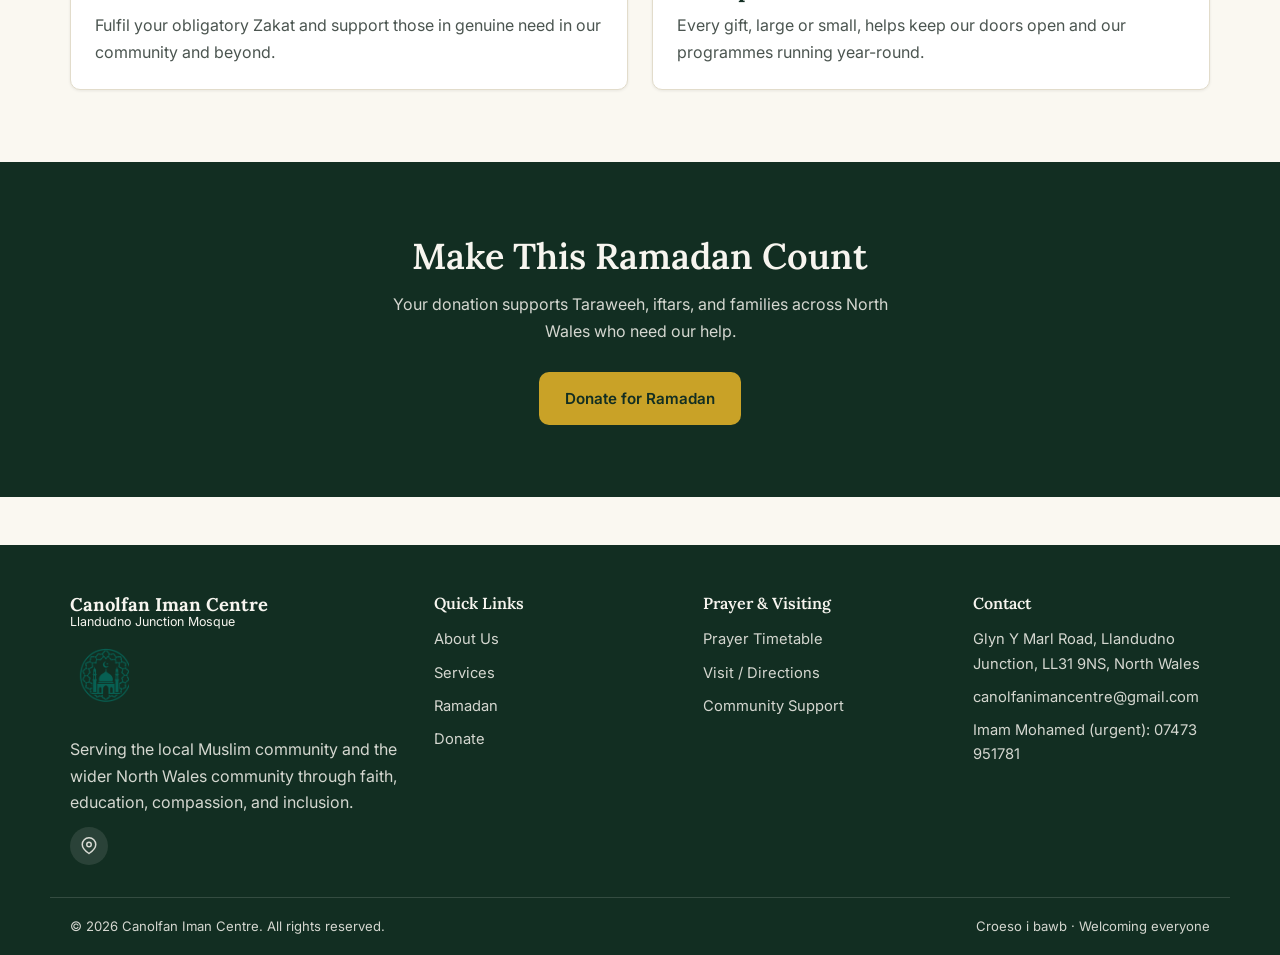
<file: ramadan.html>
<!DOCTYPE html>
<html lang="en">
<head>
<meta charset="UTF-8">
<meta name="viewport" content="width=device-width, initial-scale=1.0">
<title>Ramadan at Canolfan Iman Centre | Llandudno Junction Mosque</title>
<meta name="description" content="Ramadan at Canolfan Iman Centre, Llandudno Junction — Taraweeh, community iftars, and how to support our Ramadan appeal in North Wales.">
<link rel="canonical" href="https://canolfanimancentre.co.uk/ramadan.html">
<meta property="og:type" content="website">
<meta property="og:title" content="Ramadan | Canolfan Iman Centre">
<meta property="og:description" content="Taraweeh, community iftars, and our Ramadan appeal at Canolfan Iman Centre, North Wales.">
<meta property="og:url" content="https://canolfanimancentre.co.uk/ramadan.html">
<link rel="icon" type="image/svg+xml" href="images/favicon.svg">
<link rel="preconnect" href="https://fonts.googleapis.com">
<link rel="preconnect" href="https://fonts.gstatic.com" crossorigin>
<link href="https://fonts.googleapis.com/css2?family=Inter:wght@400;500;600;700&family=Lora:wght@500;600;700&family=Amiri:wght@400;700&display=swap" rel="stylesheet">
<link rel="stylesheet" href="css/style.css">
</head>
<body>
<a class="skip-link" href="#main">Skip to main content</a>

<div class="topbar">
  <div class="container">
    <div class="topbar-links">
      <a href="tel:+447473951781">Imam Mohamed (urgent): 07473 951781</a>
      <a href="mailto:canolfanimancentre@gmail.com">canolfanimancentre@gmail.com</a>
    </div>
    <div class="topbar-links">
      <span>Glyn Y Marl Road, Llandudno Junction, LL31 9NS</span>
    </div>
  </div>
</div>

<header class="site-header">
  <div class="container main-nav">
    <a href="index.html" class="brand">
      <img class="brand-logo-nav" src="images/logo-nav.png" alt="Canolfan Iman Centre logo">
      <span class="brand-text">
        <span class="name">Canolfan Iman Centre</span>
        <span class="subtitle">Llandudno Junction Mosque</span>
      </span>
    </a>
    <button class="nav-toggle" aria-label="Open menu" aria-expanded="false" aria-controls="primary-nav">
      <svg viewBox="0 0 24 24" fill="none" stroke="currentColor" stroke-width="2" aria-hidden="true"><line x1="3" y1="6" x2="21" y2="6"/><line x1="3" y1="12" x2="21" y2="12"/><line x1="3" y1="18" x2="21" y2="18"/></svg>
    </button>
    <ul class="nav-links" id="primary-nav">
      <li><a href="index.html">Home</a></li>
      <li><a href="prayer-times.html">Prayer Times</a></li>
      <li><a href="about.html">About</a></li>
      <li><a href="services.html">Services</a></li>
      <li><a href="ramadan.html" aria-current="page">Ramadan</a></li>
      <li><a href="contact.html">Contact</a></li>
      <li><a href="donate.html" class="btn btn-primary">Donate</a></li>
    </ul>
  </div>
</header>

<main id="main">

  <section class="page-hero">
    <div class="container">
      <p class="breadcrumb">Home / Ramadan</p>
      <h1>Ramadan at Canolfan Iman Centre</h1>
      <p>Fasting, Taraweeh, community iftars, and giving — Ramadan is the heart of our community calendar in North Wales.</p>
    </div>
  </section>

  <section aria-labelledby="taraweeh-heading">
    <div class="container">
      <!-- Photo: "Fanous Ramadan" by Ibrahim.ID, Wikimedia Commons, CC BY-SA 3.0 — https://commons.wikimedia.org/wiki/File:Fanous_Ramadan.jpg -->
      <img class="section-photo" src="images/ramadan-lantern.jpg" alt="A traditional Ramadan fanous (lantern)">
      <span class="photo-credit">Photo: <a href="https://commons.wikimedia.org/wiki/File:Fanous_Ramadan.jpg" target="_blank" rel="noopener">Ibrahim.ID</a>, CC BY-SA 3.0</span>
      <div class="section-head">
        <span class="eyebrow">Nightly Prayer</span>
        <h2 id="taraweeh-heading">Taraweeh &amp; Suhoor / Iftar Times</h2>
      </div>
      <!-- Site owner: once Ramadan approaches, connect your MyMasjid/Masjidbox Ramadan timetable on the Prayer Times page — this page links there, so times are never guessed here. -->
      <div class="notice-box">
        <strong>Good to know.</strong> Suhoor end (Fajr), Iftar (Maghrib), and Taraweeh start times change every day during Ramadan, so we keep one accurate, up-to-date timetable rather than printing dates here. Please check our <a href="prayer-times.html">Prayer Times page</a> for today's exact times.
      </div>
      <p>For today's Iftar and Taraweeh times, see our <a href="prayer-times.html">Prayer Times page</a> or contact Imam Mohamed.</p>
    </div>
  </section>

  <section class="section-alt" aria-labelledby="iftar-heading">
    <div class="container split">
      <div>
        <img class="photo-frame" src="images/ramadan-iftar-spread.jpg" alt="An iftar table laid out at Canolfan Iman Centre">
      </div>
      <div>
        <span class="eyebrow">Community Iftar</span>
        <h2 id="iftar-heading">Breaking Our Fast Together</h2>
        <p>Throughout Ramadan we aim to host community iftars where the whole neighbourhood — Muslim and non-Muslim alike — is welcome to join us in breaking the fast.</p>
        <p>Dates and details are confirmed closer to the start of Ramadan each year — check back here or contact us nearer the time to find out how to join or sponsor an iftar.</p>
      </div>
    </div>
    <div class="container mt-2">
      <img class="section-photo" src="images/ramadan-treats.jpg" alt="A table of sweets and treats shared at Canolfan Iman Centre during Ramadan">
    </div>
    <div class="container mt-2 text-center">
      <div style="max-width:600px;margin-inline:auto;">
        <video controls preload="metadata" poster="images/ramadan-treats.jpg" style="width:100%;border-radius:var(--radius);box-shadow:var(--shadow-md);">
          <source src="images/ramadan-spread-clip.mp4" type="video/mp4">
          Your browser does not support embedded video. <a href="images/ramadan-spread-clip.mp4">Download the video</a> instead.
        </video>
      </div>
    </div>
  </section>

  <section aria-labelledby="appeal-heading">
    <div class="container">
      <div class="section-head">
        <span class="eyebrow">Ramadan Appeal</span>
        <h2 id="appeal-heading">Give Your Zakat &amp; Sadaqah This Ramadan</h2>
      </div>
      <div class="grid grid-2">
        <div class="card">
          <h3>Zakat</h3>
          <p>Fulfil your obligatory Zakat and support those in genuine need in our community and beyond.</p>
        </div>
        <div class="card">
          <h3>Sadaqah</h3>
          <p>Every gift, large or small, helps keep our doors open and our programmes running year-round.</p>
        </div>
      </div>
    </div>
  </section>

  <section class="section-alt cta-band">
    <div class="container">
      <h2>Make This Ramadan Count</h2>
      <p>Your donation supports Taraweeh, iftars, and families across North Wales who need our help.</p>
      <a href="donate.html" class="btn btn-primary">Donate for Ramadan</a>
    </div>
  </section>

</main>

<footer class="site-footer">
  <div class="container footer-grid">
    <div>
      <div class="brand-text">
        <span class="name">Canolfan Iman Centre</span>
        <span class="subtitle">Llandudno Junction Mosque</span>
      </div>
      <img class="footer-logo" src="images/logo-hero.png" alt="Canolfan Iman Centre logo">
      <p class="mt-1">Serving the local Muslim community and the wider North Wales community through faith, education, compassion, and inclusion.</p>
      <div class="social-row">
        <a href="https://www.google.com/maps?q=Canolfan+Iman+Centre,+Glyn+Y+Marl+Road,+Llandudno+Junction,+LL31+9NS" aria-label="Canolfan Iman Centre on Google Maps" target="_blank" rel="noopener">
          <svg viewBox="0 0 24 24" fill="none" stroke="currentColor" stroke-width="2" aria-hidden="true"><path d="M21 10c0 6-9 12-9 12s-9-6-9-12a9 9 0 1 1 18 0z"/><circle cx="12" cy="10" r="3"/></svg>
        </a>
      </div>
    </div>
    <div>
      <h4>Quick Links</h4>
      <ul class="footer-links">
        <li><a href="about.html">About Us</a></li>
        <li><a href="services.html">Services</a></li>
        <li><a href="ramadan.html">Ramadan</a></li>
        <li><a href="donate.html">Donate</a></li>
      </ul>
    </div>
    <div>
      <h4>Prayer &amp; Visiting</h4>
      <ul class="footer-links">
        <li><a href="prayer-times.html">Prayer Timetable</a></li>
        <li><a href="contact.html">Visit / Directions</a></li>
        <li><a href="services.html#community">Community Support</a></li>
      </ul>
    </div>
    <div>
      <h4>Contact</h4>
      <ul class="footer-links">
        <li>Glyn Y Marl Road, Llandudno Junction, LL31 9NS, North Wales</li>
        <li><a href="mailto:canolfanimancentre@gmail.com">canolfanimancentre@gmail.com</a></li>
        <li><a href="tel:+447473951781">Imam Mohamed (urgent): 07473 951781</a></li>
      </ul>
    </div>
  </div>
  <div class="container footer-bottom">
    <span>&copy; <span data-year></span> Canolfan Iman Centre. All rights reserved.</span>
    <span>Croeso i bawb &middot; Welcoming everyone</span>
  </div>
</footer>

<script src="js/main.js"></script>
</body>
</html>
</file>
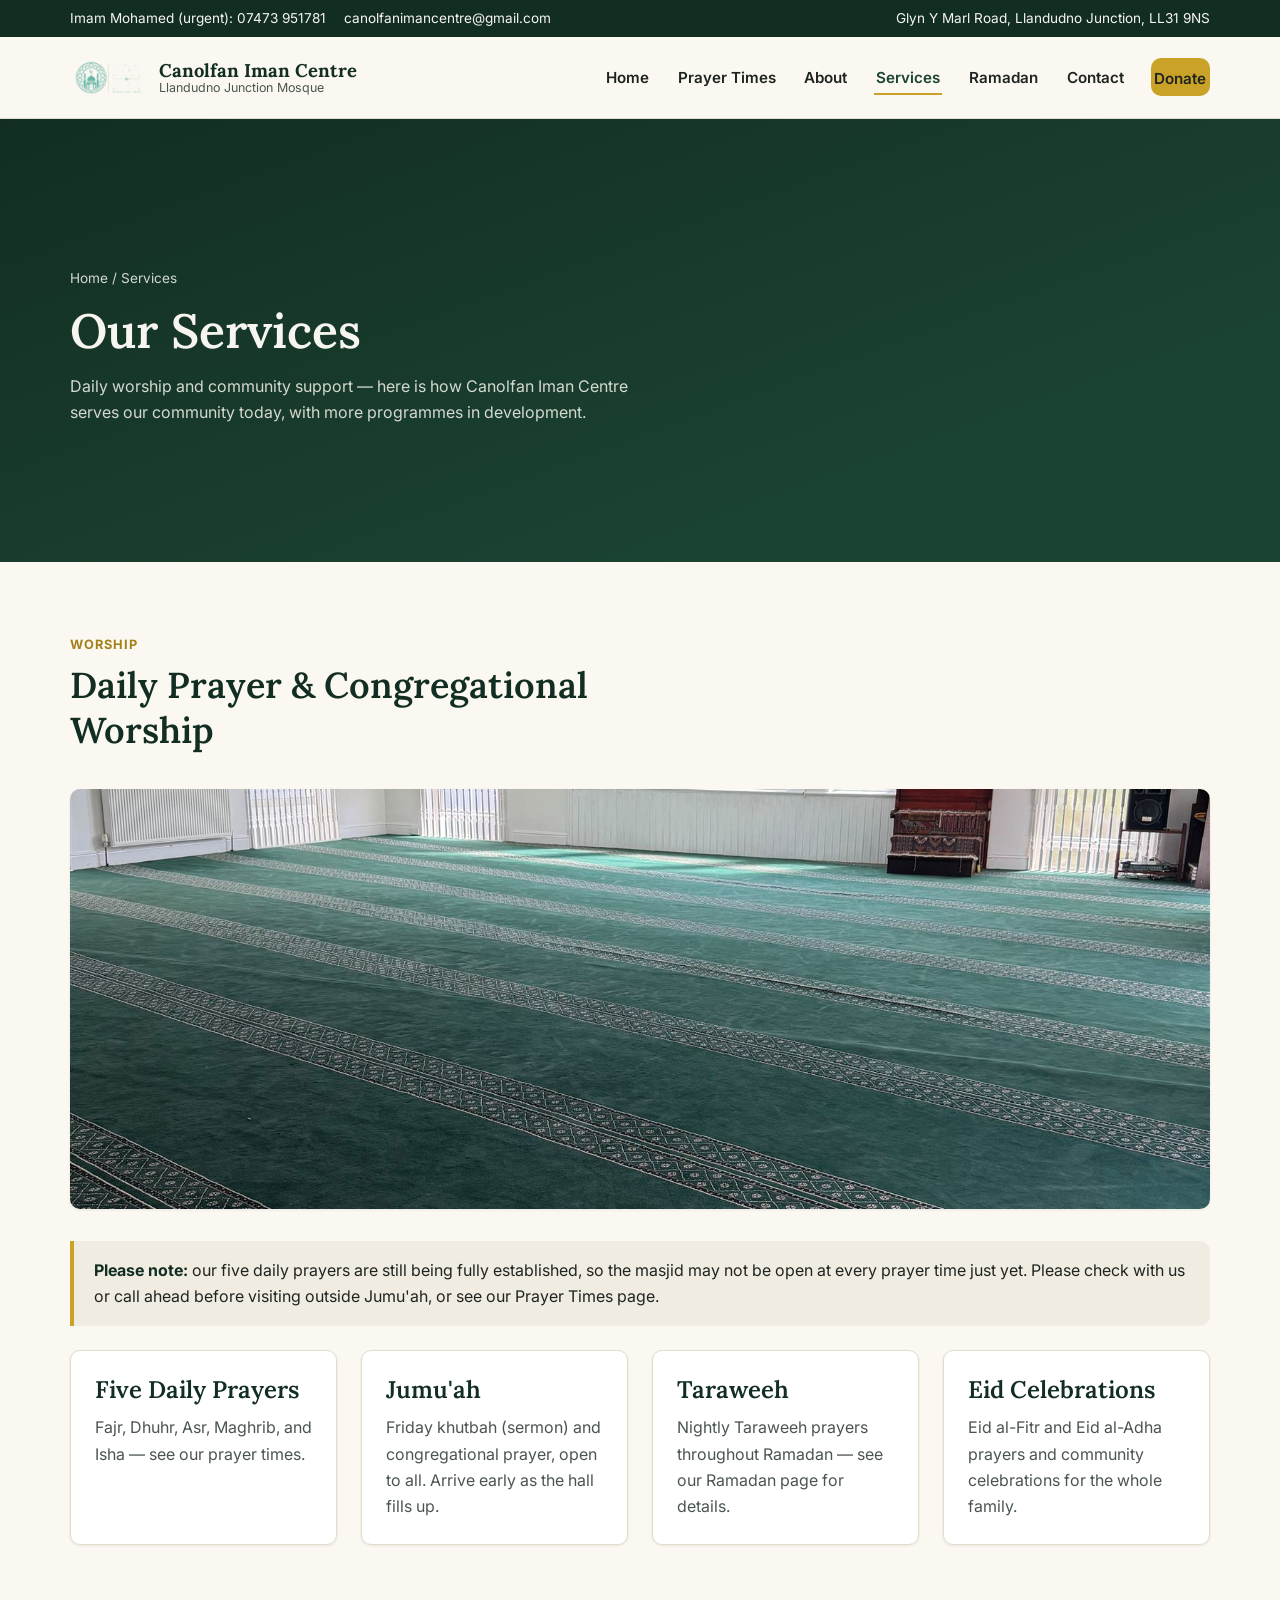
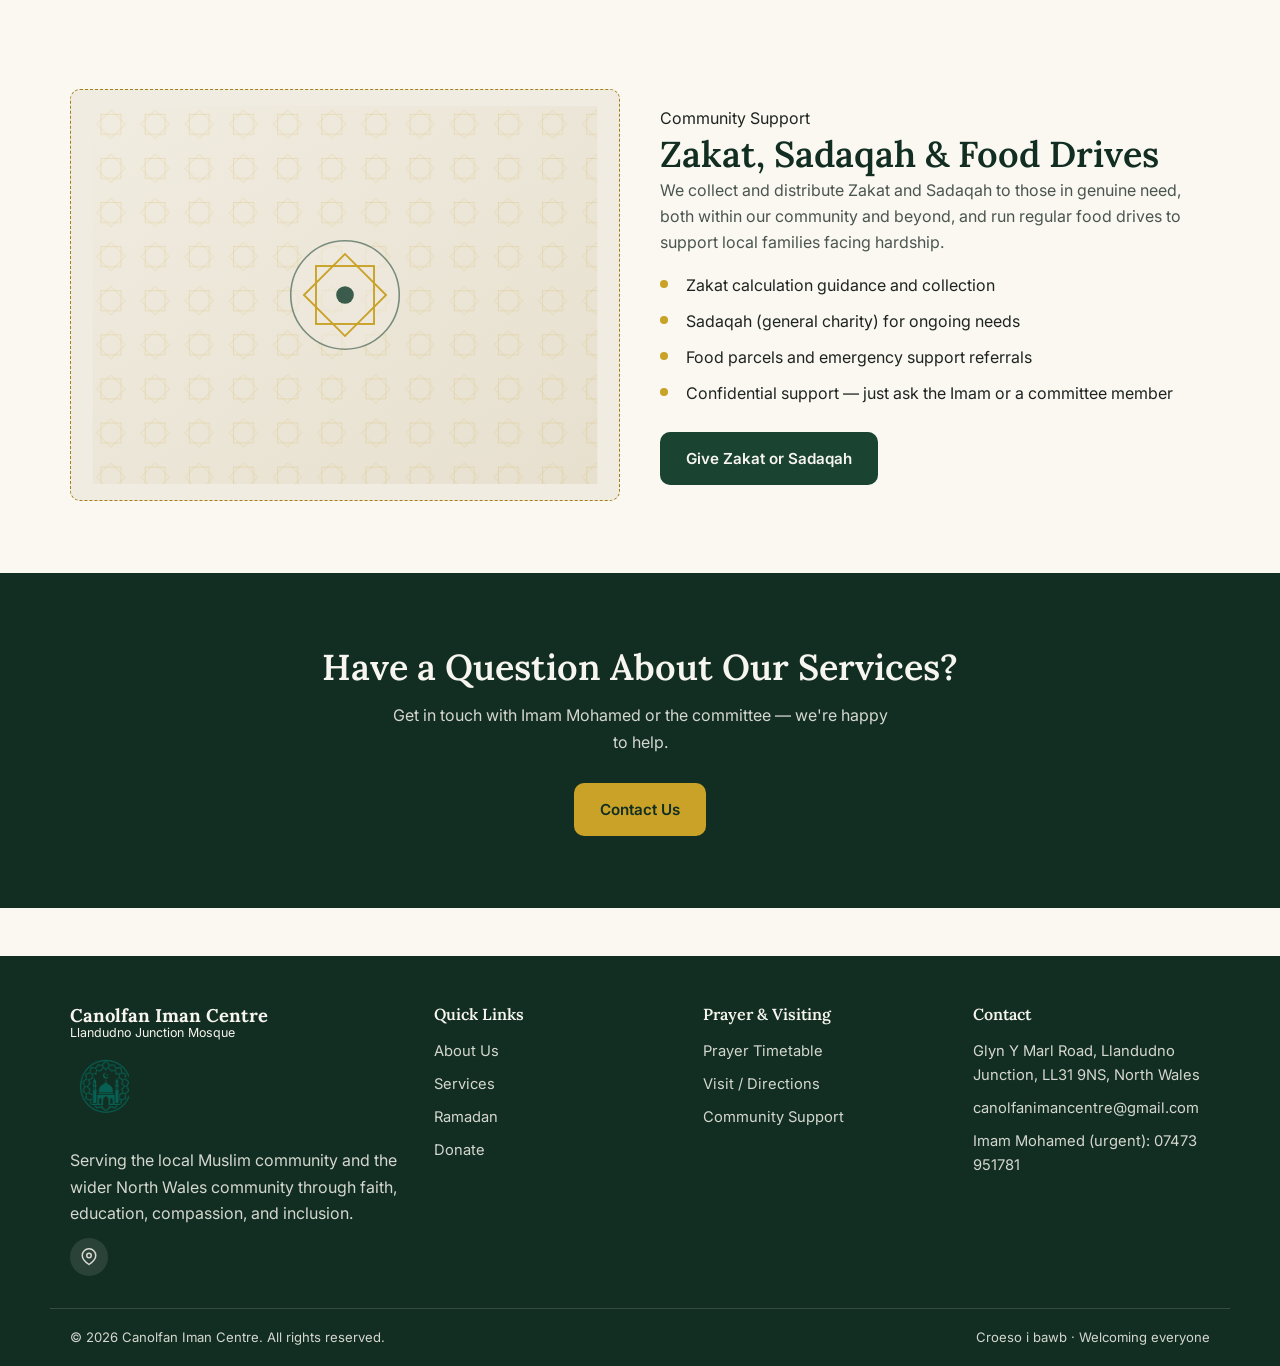
<file: services.html>
<!DOCTYPE html>
<html lang="en">
<head>
<meta charset="UTF-8">
<meta name="viewport" content="width=device-width, initial-scale=1.0">
<title>Services | Worship &amp; Community Support — Canolfan Iman Centre</title>
<meta name="description" content="Daily worship, Jumu'ah, and Zakat &amp; Sadaqah community support at Canolfan Iman Centre, Llandudno Junction.">
<link rel="canonical" href="https://canolfanimancentre.co.uk/services.html">
<meta property="og:type" content="website">
<meta property="og:title" content="Services | Canolfan Iman Centre">
<meta property="og:description" content="Daily worship and community support at our Islamic centre in North Wales.">
<meta property="og:url" content="https://canolfanimancentre.co.uk/services.html">
<link rel="icon" type="image/svg+xml" href="images/favicon.svg">
<link rel="preconnect" href="https://fonts.googleapis.com">
<link rel="preconnect" href="https://fonts.gstatic.com" crossorigin>
<link href="https://fonts.googleapis.com/css2?family=Inter:wght@400;500;600;700&family=Lora:wght@500;600;700&family=Amiri:wght@400;700&display=swap" rel="stylesheet">
<link rel="stylesheet" href="css/style.css">
</head>
<body>
<a class="skip-link" href="#main">Skip to main content</a>

<div class="topbar">
  <div class="container">
    <div class="topbar-links">
      <a href="tel:+447473951781">Imam Mohamed (urgent): 07473 951781</a>
      <a href="mailto:canolfanimancentre@gmail.com">canolfanimancentre@gmail.com</a>
    </div>
    <div class="topbar-links">
      <span>Glyn Y Marl Road, Llandudno Junction, LL31 9NS</span>
    </div>
  </div>
</div>

<header class="site-header">
  <div class="container main-nav">
    <a href="index.html" class="brand">
      <img class="brand-logo-nav" src="images/logo-nav.png" alt="Canolfan Iman Centre logo">
      <span class="brand-text">
        <span class="name">Canolfan Iman Centre</span>
        <span class="subtitle">Llandudno Junction Mosque</span>
      </span>
    </a>
    <button class="nav-toggle" aria-label="Open menu" aria-expanded="false" aria-controls="primary-nav">
      <svg viewBox="0 0 24 24" fill="none" stroke="currentColor" stroke-width="2" aria-hidden="true"><line x1="3" y1="6" x2="21" y2="6"/><line x1="3" y1="12" x2="21" y2="12"/><line x1="3" y1="18" x2="21" y2="18"/></svg>
    </button>
    <ul class="nav-links" id="primary-nav">
      <li><a href="index.html">Home</a></li>
      <li><a href="prayer-times.html">Prayer Times</a></li>
      <li><a href="about.html">About</a></li>
      <li><a href="services.html" aria-current="page">Services</a></li>
      <li><a href="ramadan.html">Ramadan</a></li>
      <li><a href="contact.html">Contact</a></li>
      <li><a href="donate.html" class="btn btn-primary">Donate</a></li>
    </ul>
  </div>
</header>

<main id="main">

  <section class="page-hero">
    <div class="container">
      <p class="breadcrumb">Home / Services</p>
      <h1>Our Services</h1>
      <p>Daily worship and community support — here is how Canolfan Iman Centre serves our community today, with more programmes in development.</p>
    </div>
  </section>

  <section id="worship" aria-labelledby="worship-heading">
    <div class="container">
      <div class="section-head">
        <span class="eyebrow">Worship</span>
        <h2 id="worship-heading">Daily Prayer &amp; Congregational Worship</h2>
      </div>
      <img class="section-photo" src="images/prayer-hall-main.jpg" alt="The main prayer hall at Canolfan Iman Centre">
      <div class="notice-box">
        <strong>Please note:</strong> our five daily prayers are still being fully established, so the masjid may not be open at every prayer time just yet. Please check with us or call ahead before visiting outside Jumu'ah, or see our <a href="prayer-times.html">Prayer Times page</a>.
      </div>
      <div class="grid grid-4">
        <div class="card">
          <h3>Five Daily Prayers</h3>
          <p>Fajr, Dhuhr, Asr, Maghrib, and Isha — see our <a href="prayer-times.html">prayer times</a>.</p>
        </div>
        <div class="card">
          <h3>Jumu'ah</h3>
          <p>Friday khutbah (sermon) and congregational prayer, open to all. Arrive early as the hall fills up.</p>
        </div>
        <div class="card">
          <h3>Taraweeh</h3>
          <p>Nightly Taraweeh prayers throughout Ramadan — see our <a href="ramadan.html">Ramadan page</a> for details.</p>
        </div>
        <div class="card">
          <h3>Eid Celebrations</h3>
          <p>Eid al-Fitr and Eid al-Adha prayers and community celebrations for the whole family.</p>
        </div>
      </div>
    </div>
  </section>

  <section id="community" aria-labelledby="community-heading">
    <div class="container split">
      <div>
        <img class="placeholder-img" src="images/community-support.svg" alt="Placeholder for a photograph of a food drive or community support activity — replace with images/community-support.jpg">
      </div>
      <div>
        <span class="eyebrow">Community Support</span>
        <h2 id="community-heading">Zakat, Sadaqah &amp; Food Drives</h2>
        <p>We collect and distribute Zakat and Sadaqah to those in genuine need, both within our community and beyond, and run regular food drives to support local families facing hardship.</p>
        <ul class="bullet-list mt-1">
          <li>Zakat calculation guidance and collection</li>
          <li>Sadaqah (general charity) for ongoing needs</li>
          <li>Food parcels and emergency support referrals</li>
          <li>Confidential support — just ask the Imam or a committee member</li>
        </ul>
        <a href="donate.html" class="btn btn-secondary mt-1">Give Zakat or Sadaqah</a>
      </div>
    </div>
  </section>

  <section class="cta-band">
    <div class="container">
      <h2>Have a Question About Our Services?</h2>
      <p>Get in touch with Imam Mohamed or the committee — we're happy to help.</p>
      <a href="contact.html" class="btn btn-primary">Contact Us</a>
    </div>
  </section>

</main>

<footer class="site-footer">
  <div class="container footer-grid">
    <div>
      <div class="brand-text">
        <span class="name">Canolfan Iman Centre</span>
        <span class="subtitle">Llandudno Junction Mosque</span>
      </div>
      <img class="footer-logo" src="images/logo-hero.png" alt="Canolfan Iman Centre logo">
      <p class="mt-1">Serving the local Muslim community and the wider North Wales community through faith, education, compassion, and inclusion.</p>
      <div class="social-row">
        <a href="https://www.google.com/maps?q=Canolfan+Iman+Centre,+Glyn+Y+Marl+Road,+Llandudno+Junction,+LL31+9NS" aria-label="Canolfan Iman Centre on Google Maps" target="_blank" rel="noopener">
          <svg viewBox="0 0 24 24" fill="none" stroke="currentColor" stroke-width="2" aria-hidden="true"><path d="M21 10c0 6-9 12-9 12s-9-6-9-12a9 9 0 1 1 18 0z"/><circle cx="12" cy="10" r="3"/></svg>
        </a>
      </div>
    </div>
    <div>
      <h4>Quick Links</h4>
      <ul class="footer-links">
        <li><a href="about.html">About Us</a></li>
        <li><a href="services.html">Services</a></li>
        <li><a href="ramadan.html">Ramadan</a></li>
        <li><a href="donate.html">Donate</a></li>
      </ul>
    </div>
    <div>
      <h4>Prayer &amp; Visiting</h4>
      <ul class="footer-links">
        <li><a href="prayer-times.html">Prayer Timetable</a></li>
        <li><a href="contact.html">Visit / Directions</a></li>
        <li><a href="services.html#community">Community Support</a></li>
      </ul>
    </div>
    <div>
      <h4>Contact</h4>
      <ul class="footer-links">
        <li>Glyn Y Marl Road, Llandudno Junction, LL31 9NS, North Wales</li>
        <li><a href="mailto:canolfanimancentre@gmail.com">canolfanimancentre@gmail.com</a></li>
        <li><a href="tel:+447473951781">Imam Mohamed (urgent): 07473 951781</a></li>
      </ul>
    </div>
  </div>
  <div class="container footer-bottom">
    <span>&copy; <span data-year></span> Canolfan Iman Centre. All rights reserved.</span>
    <span>Croeso i bawb &middot; Welcoming everyone</span>
  </div>
</footer>

<script src="js/main.js"></script>
</body>
</html>
</file>
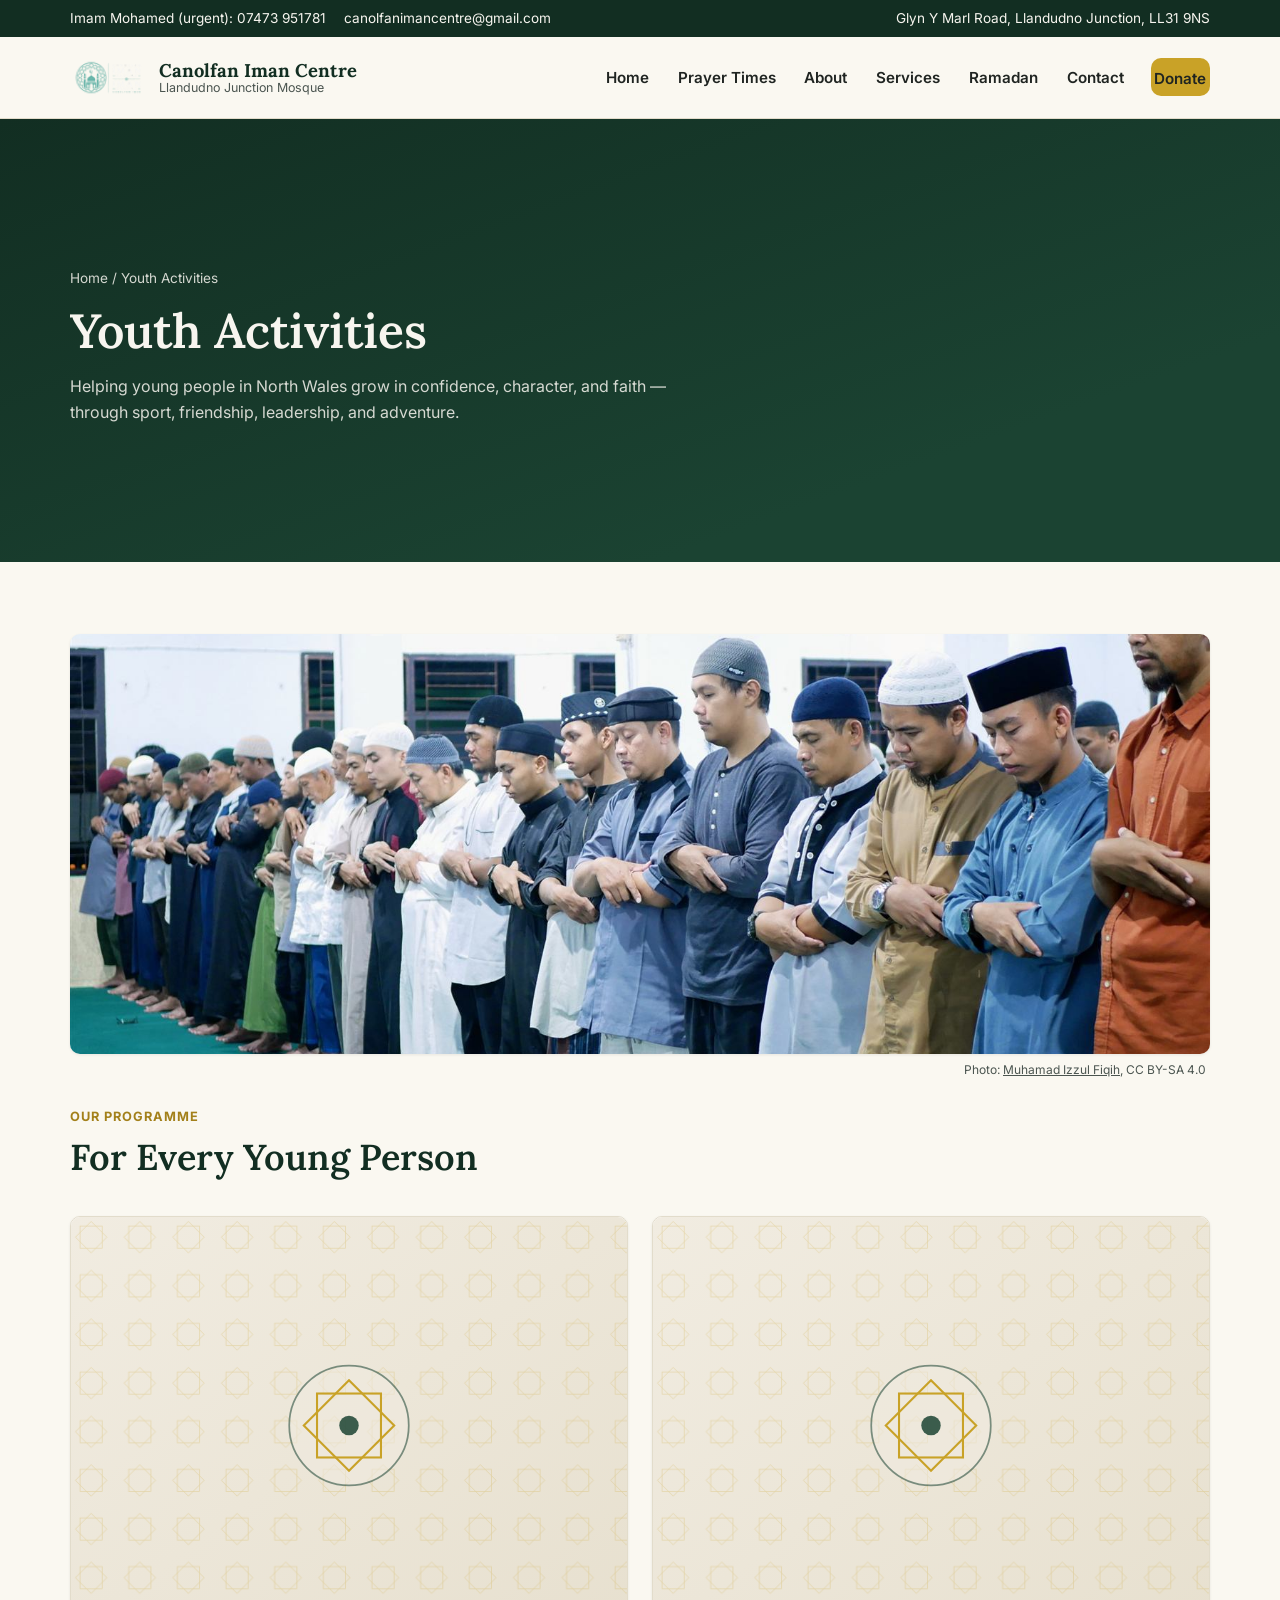
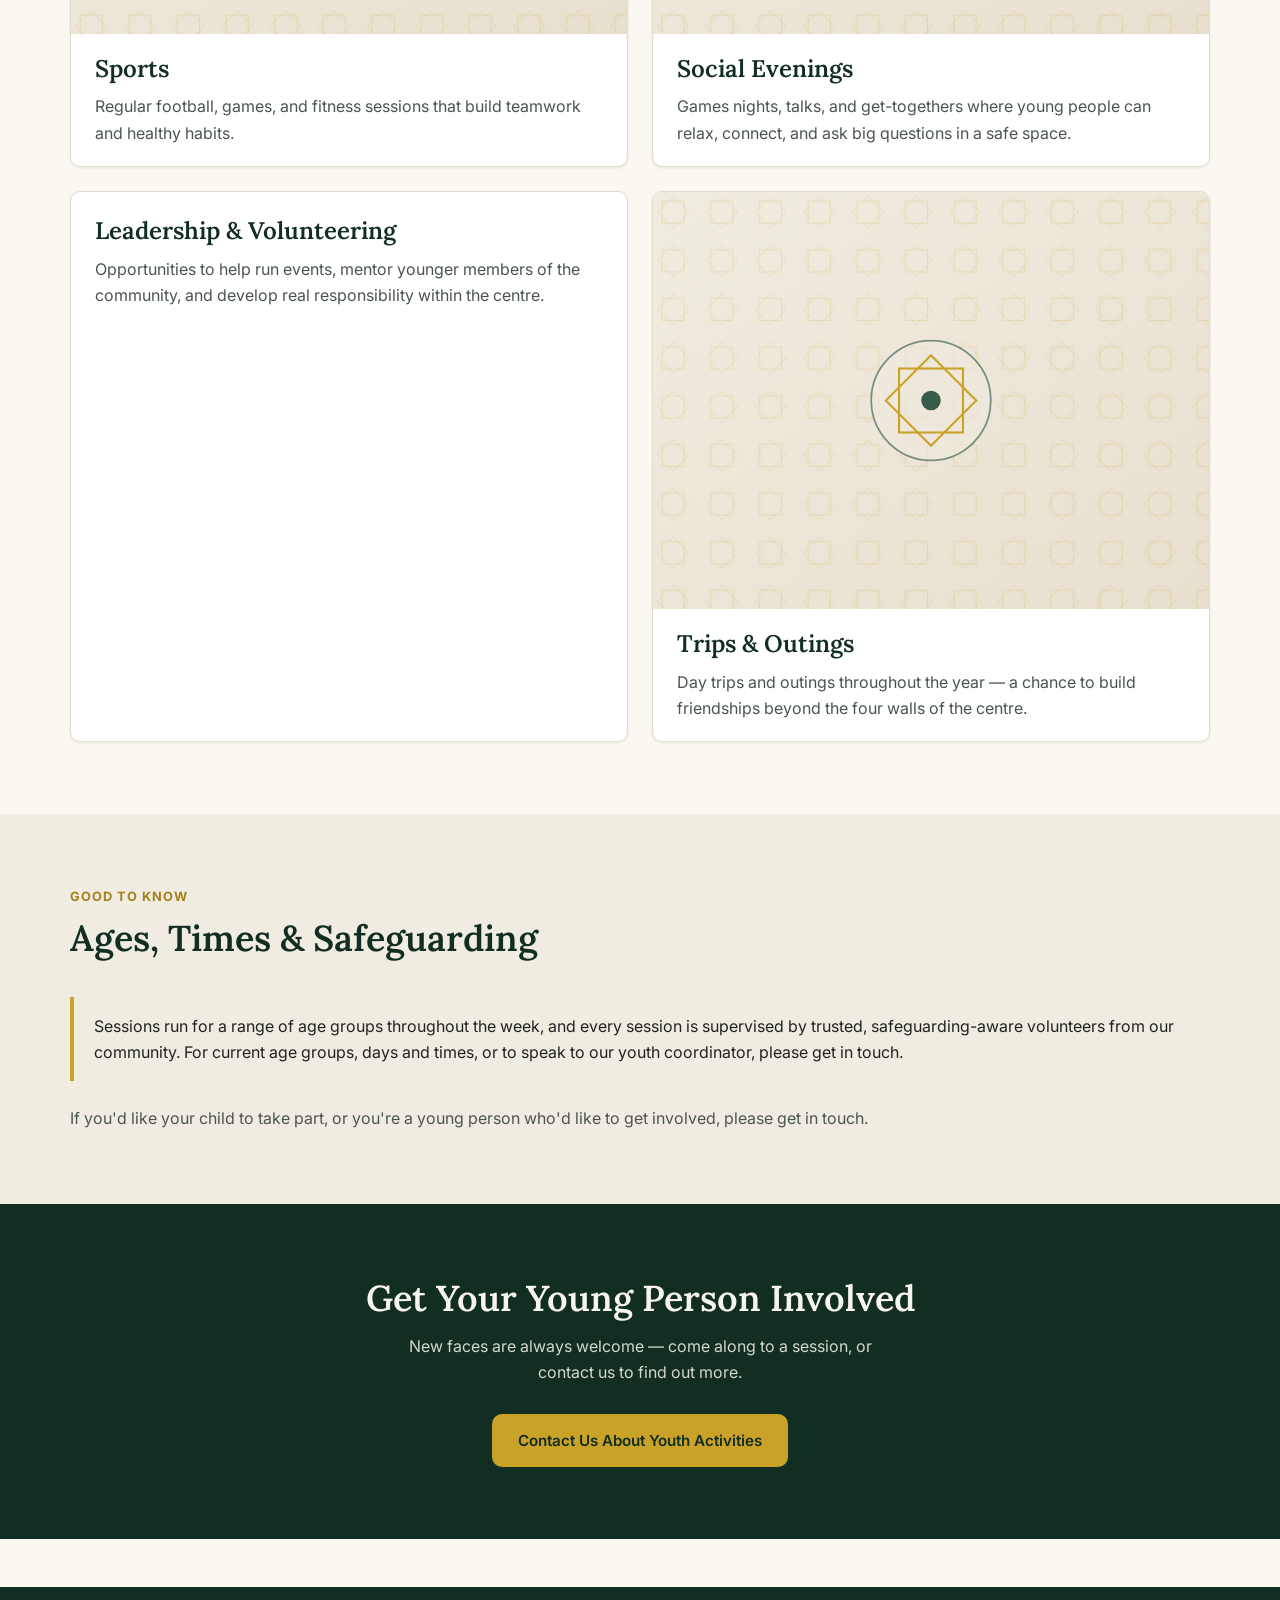
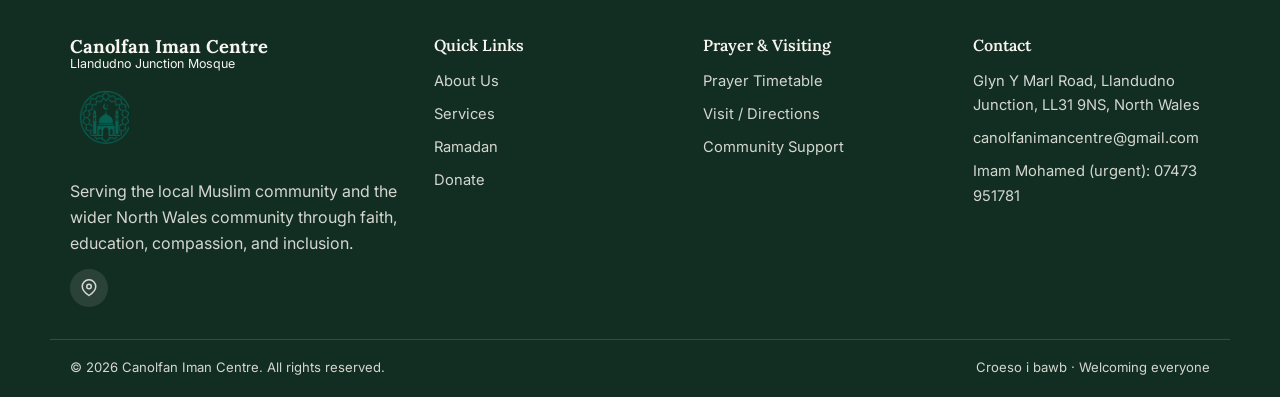
<file: youth.html>
<!DOCTYPE html>
<html lang="en">
<head>
<meta charset="UTF-8">
<meta name="viewport" content="width=device-width, initial-scale=1.0">
<title>Youth Activities | Canolfan Iman Centre, Llandudno Junction</title>
<meta name="description" content="Sports, social events, leadership, and trips for young people at Canolfan Iman Centre, the mosque and Islamic centre in Llandudno Junction, North Wales.">
<meta name="robots" content="noindex">
<!-- Site owner: this page is currently unlinked from navigation while youth programming is still being developed. Remove the noindex tag and re-add nav links (see git history) once it's ready to publish. -->
<link rel="canonical" href="https://canolfanimancentre.co.uk/youth.html">
<meta property="og:type" content="website">
<meta property="og:title" content="Youth Activities | Canolfan Iman Centre">
<meta property="og:description" content="Sports, social events, leadership, and trips for young people at our mosque in North Wales.">
<meta property="og:url" content="https://canolfanimancentre.co.uk/youth.html">
<link rel="icon" type="image/svg+xml" href="images/favicon.svg">
<link rel="preconnect" href="https://fonts.googleapis.com">
<link rel="preconnect" href="https://fonts.gstatic.com" crossorigin>
<link href="https://fonts.googleapis.com/css2?family=Inter:wght@400;500;600;700&family=Lora:wght@500;600;700&family=Amiri:wght@400;700&display=swap" rel="stylesheet">
<link rel="stylesheet" href="css/style.css">
</head>
<body>
<a class="skip-link" href="#main">Skip to main content</a>

<div class="topbar">
  <div class="container">
    <div class="topbar-links">
      <a href="tel:+447473951781">Imam Mohamed (urgent): 07473 951781</a>
      <a href="mailto:canolfanimancentre@gmail.com">canolfanimancentre@gmail.com</a>
    </div>
    <div class="topbar-links">
      <span>Glyn Y Marl Road, Llandudno Junction, LL31 9NS</span>
    </div>
  </div>
</div>

<header class="site-header">
  <div class="container main-nav">
    <a href="index.html" class="brand">
      <img class="brand-logo-nav" src="images/logo-nav.png" alt="Canolfan Iman Centre logo">
      <span class="brand-text">
        <span class="name">Canolfan Iman Centre</span>
        <span class="subtitle">Llandudno Junction Mosque</span>
      </span>
    </a>
    <button class="nav-toggle" aria-label="Open menu" aria-expanded="false" aria-controls="primary-nav">
      <svg viewBox="0 0 24 24" fill="none" stroke="currentColor" stroke-width="2" aria-hidden="true"><line x1="3" y1="6" x2="21" y2="6"/><line x1="3" y1="12" x2="21" y2="12"/><line x1="3" y1="18" x2="21" y2="18"/></svg>
    </button>
    <ul class="nav-links" id="primary-nav">
      <li><a href="index.html">Home</a></li>
      <li><a href="prayer-times.html">Prayer Times</a></li>
      <li><a href="about.html">About</a></li>
      <li><a href="services.html">Services</a></li>
      <li><a href="ramadan.html">Ramadan</a></li>
      <li><a href="contact.html">Contact</a></li>
      <li><a href="donate.html" class="btn btn-primary">Donate</a></li>
    </ul>
  </div>
</header>

<main id="main">

  <section class="page-hero">
    <div class="container">
      <p class="breadcrumb">Home / Youth Activities</p>
      <h1>Youth Activities</h1>
      <p>Helping young people in North Wales grow in confidence, character, and faith — through sport, friendship, leadership, and adventure.</p>
    </div>
  </section>

  <section aria-labelledby="programme-heading">
    <div class="container">
      <!-- Photo: Muhamad Izzul Fiqih, Wikimedia Commons, CC BY-SA 4.0 — https://commons.wikimedia.org/wiki/File:Jemaah_melaksanakan_salat_tarawih.jpg -->
      <img class="section-photo" src="images/youth-qiyam.jpg" alt="Worshippers in rows performing night prayer in congregation">
      <span class="photo-credit">Photo: <a href="https://commons.wikimedia.org/wiki/File:Jemaah_melaksanakan_salat_tarawih.jpg" target="_blank" rel="noopener">Muhamad Izzul Fiqih</a>, CC BY-SA 4.0</span>
      <div class="section-head">
        <span class="eyebrow">Our Programme</span>
        <h2 id="programme-heading">For Every Young Person</h2>
      </div>
      <div class="grid grid-2">
        <div class="media-card card">
          <img src="images/youth-sports.svg" alt="Placeholder for a photograph of a youth sports session — replace with images/youth-sports.jpg">
          <div class="body">
            <h3>Sports</h3>
            <p>Regular football, games, and fitness sessions that build teamwork and healthy habits.</p>
          </div>
        </div>
        <div class="media-card card">
          <img src="images/youth-activities.svg" alt="Placeholder for a photograph of a youth social event — replace with images/youth-activities.jpg">
          <div class="body">
            <h3>Social Evenings</h3>
            <p>Games nights, talks, and get-togethers where young people can relax, connect, and ask big questions in a safe space.</p>
          </div>
        </div>
        <div class="card">
          <h3>Leadership &amp; Volunteering</h3>
          <p>Opportunities to help run events, mentor younger members of the community, and develop real responsibility within the centre.</p>
        </div>
        <div class="media-card card">
          <img src="images/youth-trip.svg" alt="Placeholder for a photograph of a youth trip or outing — replace with images/youth-trip.jpg">
          <div class="body">
            <h3>Trips &amp; Outings</h3>
            <p>Day trips and outings throughout the year — a chance to build friendships beyond the four walls of the centre.</p>
          </div>
        </div>
      </div>
    </div>
  </section>

  <section class="section-alt" aria-labelledby="ages-heading">
    <div class="container">
      <div class="section-head">
        <span class="eyebrow">Good to Know</span>
        <h2 id="ages-heading">Ages, Times &amp; Safeguarding</h2>
      </div>
      <div class="notice-box">
        Sessions run for a range of age groups throughout the week, and every session is supervised by trusted, safeguarding-aware volunteers from our community. For current age groups, days and times, or to speak to our youth coordinator, please get in touch.
      </div>
      <p>If you'd like your child to take part, or you're a young person who'd like to get involved, please <a href="contact.html">get in touch</a>.</p>
    </div>
  </section>

  <section class="cta-band">
    <div class="container">
      <h2>Get Your Young Person Involved</h2>
      <p>New faces are always welcome — come along to a session, or contact us to find out more.</p>
      <a href="contact.html" class="btn btn-primary">Contact Us About Youth Activities</a>
    </div>
  </section>

</main>

<footer class="site-footer">
  <div class="container footer-grid">
    <div>
      <div class="brand-text">
        <span class="name">Canolfan Iman Centre</span>
        <span class="subtitle">Llandudno Junction Mosque</span>
      </div>
      <img class="footer-logo" src="images/logo-hero.png" alt="Canolfan Iman Centre logo">
      <p class="mt-1">Serving the local Muslim community and the wider North Wales community through faith, education, compassion, and inclusion.</p>
      <div class="social-row">
        <a href="https://www.google.com/maps?q=Canolfan+Iman+Centre,+Glyn+Y+Marl+Road,+Llandudno+Junction,+LL31+9NS" aria-label="Canolfan Iman Centre on Google Maps" target="_blank" rel="noopener">
          <svg viewBox="0 0 24 24" fill="none" stroke="currentColor" stroke-width="2" aria-hidden="true"><path d="M21 10c0 6-9 12-9 12s-9-6-9-12a9 9 0 1 1 18 0z"/><circle cx="12" cy="10" r="3"/></svg>
        </a>
      </div>
    </div>
    <div>
      <h4>Quick Links</h4>
      <ul class="footer-links">
        <li><a href="about.html">About Us</a></li>
        <li><a href="services.html">Services</a></li>
        <li><a href="ramadan.html">Ramadan</a></li>
        <li><a href="donate.html">Donate</a></li>
      </ul>
    </div>
    <div>
      <h4>Prayer &amp; Visiting</h4>
      <ul class="footer-links">
        <li><a href="prayer-times.html">Prayer Timetable</a></li>
        <li><a href="contact.html">Visit / Directions</a></li>
        <li><a href="services.html#community">Community Support</a></li>
      </ul>
    </div>
    <div>
      <h4>Contact</h4>
      <ul class="footer-links">
        <li>Glyn Y Marl Road, Llandudno Junction, LL31 9NS, North Wales</li>
        <li><a href="mailto:canolfanimancentre@gmail.com">canolfanimancentre@gmail.com</a></li>
        <li><a href="tel:+447473951781">Imam Mohamed (urgent): 07473 951781</a></li>
      </ul>
    </div>
  </div>
  <div class="container footer-bottom">
    <span>&copy; <span data-year></span> Canolfan Iman Centre. All rights reserved.</span>
    <span>Croeso i bawb &middot; Welcoming everyone</span>
  </div>
</footer>

<script src="js/main.js"></script>
</body>
</html>
</file>
<file: css/style.css>
/* ==========================================================================
   Canolfan Iman Centre — main stylesheet
   ========================================================================== */

:root {
  --color-primary: #1b4332;
  --color-primary-dark: #122e22;
  --color-primary-light: #2d6a4f;
  --color-accent: #c9a227;
  --color-accent-dark: #a3801a;
  --color-bg: #faf8f1;
  --color-bg-alt: #f1ece1;
  --color-card: #ffffff;
  --color-text: #1f2421;
  --color-text-muted: #4b5550;
  --color-text-light: #f7f5ef;
  --color-border: #e2dccb;

  --font-heading: "Lora", Georgia, "Times New Roman", serif;
  --font-body: "Inter", -apple-system, Segoe UI, Roboto, sans-serif;
  --font-arabic: "Amiri", "Scheherazade New", serif;

  --max-width: 1180px;
  --radius: 10px;
  --shadow-sm: 0 1px 3px rgba(20, 30, 24, 0.08);
  --shadow-md: 0 6px 24px rgba(20, 30, 24, 0.12);
  --transition: 180ms ease;
}

/* ---- Reset ---- */
*, *::before, *::after { box-sizing: border-box; }
html { scroll-behavior: smooth; }
body, h1, h2, h3, h4, p, ul, ol, figure, blockquote { margin: 0; }
img { max-width: 100%; display: block; height: auto; }
a { color: inherit; text-decoration: none; }
ul { padding: 0; list-style: none; }
button { font: inherit; }

body {
  font-family: var(--font-body);
  color: var(--color-text);
  background: var(--color-bg);
  line-height: 1.65;
  -webkit-font-smoothing: antialiased;
}

h1, h2, h3, h4 {
  font-family: var(--font-heading);
  color: var(--color-primary-dark);
  line-height: 1.25;
  font-weight: 600;
}

h1 { font-size: clamp(2rem, 4.5vw, 3rem); }
h2 { font-size: clamp(1.6rem, 3vw, 2.25rem); }
h3 { font-size: clamp(1.2rem, 2vw, 1.5rem); }

p { color: var(--color-text-muted); }

.container {
  max-width: var(--max-width);
  margin-inline: auto;
  padding-inline: 1.25rem;
}

.arabic {
  font-family: var(--font-arabic);
  direction: rtl;
  unicode-bidi: isolate;
}

/* ---- Accessibility ---- */
.skip-link {
  position: absolute;
  left: -999px;
  top: 0;
  background: var(--color-accent);
  color: var(--color-primary-dark);
  padding: 0.6rem 1rem;
  z-index: 1000;
  font-weight: 600;
  border-radius: 0 0 var(--radius) 0;
}
.skip-link:focus {
  left: 0;
}
a:focus-visible,
button:focus-visible,
input:focus-visible,
textarea:focus-visible {
  outline: 3px solid var(--color-accent);
  outline-offset: 2px;
}
.visually-hidden {
  position: absolute !important;
  width: 1px; height: 1px;
  overflow: hidden;
  clip: rect(0 0 0 0);
  white-space: nowrap;
}

/* ---- Buttons ---- */
.btn {
  display: inline-block;
  padding: 0.75rem 1.5rem;
  border-radius: var(--radius);
  font-weight: 600;
  font-size: 0.95rem;
  border: 2px solid transparent;
  transition: background var(--transition), color var(--transition), border-color var(--transition), transform var(--transition);
  cursor: pointer;
}
.btn:hover { transform: translateY(-1px); }
.btn-primary {
  background: var(--color-accent);
  color: var(--color-primary-dark);
}
.btn-primary:hover { background: var(--color-accent-dark); }
.btn-outline {
  background: transparent;
  border-color: var(--color-text-light);
  color: var(--color-text-light);
}
.btn-outline:hover { background: rgba(255,255,255,0.12); }
.btn-secondary {
  background: var(--color-primary);
  color: var(--color-text-light);
}
.btn-secondary:hover { background: var(--color-primary-dark); }

/* ---- Top utility bar ---- */
.topbar {
  background: var(--color-primary-dark);
  color: var(--color-text-light);
  font-size: 0.85rem;
}
.topbar .container {
  display: flex;
  flex-wrap: wrap;
  gap: 0.5rem 1.25rem;
  align-items: center;
  justify-content: space-between;
  padding-block: 0.45rem;
}
.topbar a { display: inline-flex; align-items: center; gap: 0.35rem; }
.topbar a:hover { color: var(--color-accent); }
.topbar-links { display: flex; gap: 1.1rem; flex-wrap: wrap; }

/* ---- Header / Nav ---- */
.site-header {
  background: var(--color-bg);
  border-bottom: 1px solid var(--color-border);
  position: sticky;
  top: 0;
  z-index: 100;
}
.main-nav {
  display: flex;
  align-items: center;
  justify-content: space-between;
  padding-block: 0.9rem;
}
.brand {
  display: flex;
  align-items: center;
  gap: 0.7rem;
}
.brand-logo-nav {
  height: 52px;
  width: auto;
  flex-shrink: 0;
  display: block;
}
.footer-logo {
  height: 90px;
  width: auto;
  margin-bottom: 0.85rem;
  display: block;
}
.hero-logo {
  height: 220px;
  width: auto;
  display: block;
  opacity: 0.9;
}
.brand-text { line-height: 1.2; }
.brand-text .name {
  display: block;
  font-family: var(--font-heading);
  font-weight: 700;
  color: var(--color-primary-dark);
  font-size: 1.15rem;
}
.brand-text .subtitle {
  display: block;
  font-size: 0.78rem;
  color: var(--color-text-muted);
}

.nav-toggle {
  display: none;
  background: none;
  border: none;
  padding: 0.4rem;
  cursor: pointer;
}
.nav-toggle svg { width: 28px; height: 28px; color: var(--color-primary-dark); }

.nav-links {
  display: flex;
  gap: 1.6rem;
  align-items: center;
}
.nav-links a {
  font-weight: 600;
  font-size: 0.95rem;
  color: var(--color-text);
  padding: 0.35rem 0.1rem;
  border-bottom: 2px solid transparent;
  transition: color var(--transition), border-color var(--transition);
}
.nav-links a:hover,
.nav-links a[aria-current="page"] {
  color: var(--color-primary);
  border-color: var(--color-accent);
}
.nav-links .btn { border-bottom: none; }

@media (max-width: 880px) {
  .nav-toggle { display: inline-flex; }
  .nav-links {
    position: absolute;
    inset-inline: 0;
    top: 100%;
    background: var(--color-bg);
    border-bottom: 1px solid var(--color-border);
    flex-direction: column;
    align-items: stretch;
    gap: 0;
    padding: 0.5rem 1.25rem 1rem;
    display: none;
  }
  .nav-links.is-open { display: flex; }
  .nav-links a { padding: 0.7rem 0; border-bottom: 1px solid var(--color-border); }
  .nav-links .btn { margin-top: 0.6rem; text-align: center; }
  .topbar-links { display: none; }
}

/* ---- Hero ---- */
.hero {
  position: relative;
  background: linear-gradient(160deg, var(--color-primary-dark), var(--color-primary) 70%);
  color: var(--color-text-light);
  overflow: hidden;
}
.hero::after {
  content: "";
  position: absolute;
  inset: 0;
  background-image: radial-gradient(circle at 85% 20%, rgba(201,162,39,0.18), transparent 55%);
  pointer-events: none;
}
.hero .container {
  position: relative;
  padding-block: clamp(3rem, 8vw, 6rem);
}
.hero-split {
  display: grid;
  grid-template-columns: 1fr auto;
  gap: 2.5rem;
  align-items: center;
}
.hero-text { display: flex; flex-direction: column; gap: 0; }
.hero-logo-wrap {
  display: flex;
  align-items: center;
  justify-content: center;
}
@media (max-width: 700px) {
  .hero-split { grid-template-columns: 1fr; }
  .hero-logo-wrap { display: none; }
}
.hero-bismillah {
  font-size: clamp(1.4rem, 3vw, 1.9rem);
  color: var(--color-accent);
  margin-bottom: 1rem;
}
.hero h1 { color: var(--color-text-light); max-width: 18ch; }
.hero p.lead {
  color: rgba(247,245,239,0.88);
  font-size: 1.1rem;
  max-width: 46ch;
  margin-top: 1rem;
}
.hero-actions {
  display: flex;
  flex-wrap: wrap;
  gap: 0.9rem;
  margin-top: 1.6rem;
}
.page-hero {
  background: linear-gradient(160deg, var(--color-primary-dark), var(--color-primary) 75%);
  color: var(--color-text-light);
}
.page-hero .container { padding-block: clamp(2.5rem, 6vw, 4rem); }
.page-hero h1 { color: var(--color-text-light); }
.page-hero p { color: rgba(247,245,239,0.85); max-width: 60ch; margin-top: 0.75rem; }
.breadcrumb { font-size: 0.85rem; color: var(--color-accent); margin-bottom: 0.75rem; }

/* ---- Sections ---- */
section { padding-block: clamp(2.5rem, 6vw, 4.5rem); }
.section-alt { background: var(--color-bg-alt); }
.section-photo {
  width: 100%;
  max-height: 420px;
  object-fit: cover;
  border-radius: var(--radius);
  box-shadow: var(--shadow-sm);
  margin-bottom: 2rem;
}
.photo-credit {
  display: block;
  text-align: right;
  font-size: 0.75rem;
  color: var(--color-text-muted);
  margin-top: -1.6rem;
  margin-bottom: 1.6rem;
  padding-right: 0.25rem;
}
.photo-credit a { text-decoration: underline; }
.section-head { max-width: 60ch; margin-bottom: 2.25rem; }
.section-head .eyebrow {
  text-transform: uppercase;
  letter-spacing: 0.08em;
  font-size: 0.8rem;
  font-weight: 700;
  color: var(--color-accent-dark);
  margin-bottom: 0.5rem;
  display: block;
}

/* ---- Grid / Cards ---- */
.grid {
  display: grid;
  gap: 1.5rem;
}
.grid-2 { grid-template-columns: repeat(2, 1fr); }
.grid-3 { grid-template-columns: repeat(3, 1fr); }
.grid-4 { grid-template-columns: repeat(4, 1fr); }
@media (max-width: 900px) {
  .grid-3, .grid-4 { grid-template-columns: repeat(2, 1fr); }
}
@media (max-width: 620px) {
  .grid-2, .grid-3, .grid-4 { grid-template-columns: 1fr; }
}

.card {
  background: var(--color-card);
  border: 1px solid var(--color-border);
  border-radius: var(--radius);
  padding: 1.5rem;
  box-shadow: var(--shadow-sm);
  height: 100%;
}
.card h3 { margin-bottom: 0.6rem; }
.card .icon {
  width: 48px; height: 48px;
  border-radius: 50%;
  background: var(--color-bg-alt);
  color: var(--color-primary);
  display: flex; align-items: center; justify-content: center;
  margin-bottom: 1rem;
}
.card .icon svg { width: 24px; height: 24px; }

.media-card { padding: 0; overflow: hidden; }
.media-card img { aspect-ratio: 4/3; object-fit: cover; width: 100%; }
.media-card .body { padding: 1.25rem 1.5rem; }

.split {
  display: grid;
  grid-template-columns: 1fr 1fr;
  gap: 2.5rem;
  align-items: center;
}
@media (max-width: 820px) { .split { grid-template-columns: 1fr; } }

.placeholder-img {
  background: var(--color-bg-alt);
  border: 1px dashed var(--color-accent-dark);
  border-radius: var(--radius);
  display: flex;
  align-items: center;
  justify-content: center;
  color: var(--color-text-muted);
  font-size: 0.85rem;
  text-align: center;
  padding: 1rem;
  aspect-ratio: 4/3;
}
.photo-frame {
  width: 100%;
  aspect-ratio: 4/3;
  object-fit: cover;
  border-radius: var(--radius);
  box-shadow: var(--shadow-md);
}

/* ---- Prayer times widget ---- */
.prayer-widget {
  background: var(--color-card);
  border-radius: var(--radius);
  border: 1px solid var(--color-border);
  box-shadow: var(--shadow-md);
  padding: 1.5rem;
}
.prayer-widget header {
  display: flex;
  justify-content: space-between;
  align-items: baseline;
  flex-wrap: wrap;
  gap: 0.5rem;
  margin-bottom: 1rem;
}
.prayer-widget .date-line { font-size: 0.85rem; color: var(--color-text-muted); }
.prayer-grid {
  display: grid;
  grid-template-columns: repeat(5, 1fr);
  gap: 0.6rem;
}
@media (max-width: 700px) { .prayer-grid { grid-template-columns: repeat(3, 1fr); } }
@media (max-width: 460px) { .prayer-grid { grid-template-columns: repeat(2, 1fr); } }
.prayer-cell {
  background: var(--color-bg-alt);
  border-radius: var(--radius);
  text-align: center;
  padding: 0.75rem 0.4rem;
}
.prayer-cell .label {
  font-size: 0.78rem;
  text-transform: uppercase;
  letter-spacing: 0.04em;
  color: var(--color-text-muted);
  font-weight: 700;
}
.prayer-cell .time {
  font-family: var(--font-heading);
  font-size: 1.25rem;
  color: var(--color-primary-dark);
  margin-top: 0.25rem;
}
.prayer-cell.is-next { background: var(--color-primary); }
.prayer-cell.is-next .label,
.prayer-cell.is-next .time { color: var(--color-text-light); }
.prayer-note {
  margin-top: 1rem;
  font-size: 0.85rem;
  color: var(--color-text-muted);
}
.prayer-status { font-size: 0.9rem; color: var(--color-text-muted); }

.notice-box {
  border-left: 4px solid var(--color-accent);
  background: var(--color-bg-alt);
  padding: 1rem 1.25rem;
  border-radius: 0 var(--radius) var(--radius) 0;
  margin-block: 1.5rem;
}
.notice-box strong { color: var(--color-primary-dark); }

/* ---- CTA band ---- */
.cta-band {
  background: var(--color-primary-dark);
  color: var(--color-text-light);
  text-align: center;
}
.cta-band h2 { color: var(--color-text-light); }
.cta-band p { color: rgba(247,245,239,0.85); max-width: 50ch; margin: 0.75rem auto 1.75rem; }

/* ---- Timeline / list styles ---- */
.bullet-list li {
  position: relative;
  padding-left: 1.6rem;
  margin-bottom: 0.6rem;
}
.bullet-list li::before {
  content: "";
  position: absolute;
  left: 0; top: 0.5em;
  width: 8px; height: 8px;
  background: var(--color-accent);
  border-radius: 50%;
}

/* ---- Forms ---- */
.form-grid {
  display: grid;
  gap: 1rem;
}
label {
  display: block;
  font-weight: 600;
  margin-bottom: 0.35rem;
  font-size: 0.9rem;
}
input, textarea, select {
  width: 100%;
  padding: 0.7rem 0.85rem;
  border: 1px solid var(--color-border);
  border-radius: var(--radius);
  font-family: var(--font-body);
  font-size: 1rem;
  background: #fff;
  color: var(--color-text);
}
textarea { min-height: 140px; resize: vertical; }
.form-row-2 { display: grid; grid-template-columns: 1fr 1fr; gap: 1rem; }
@media (max-width: 600px) { .form-row-2 { grid-template-columns: 1fr; } }

/* ---- Map ---- */
.map-wrap {
  border-radius: var(--radius);
  overflow: hidden;
  border: 1px solid var(--color-border);
  box-shadow: var(--shadow-sm);
}
.map-wrap iframe { width: 100%; height: 380px; border: 0; }

/* ---- Footer ---- */
.site-footer {
  background: var(--color-primary-dark);
  color: rgba(247,245,239,0.85);
  margin-top: 3rem;
}
.footer-grid {
  display: grid;
  grid-template-columns: 1.4fr 1fr 1fr 1fr;
  gap: 2rem;
  padding-block: 3rem 2rem;
}
@media (max-width: 880px) { .footer-grid { grid-template-columns: 1fr 1fr; } }
@media (max-width: 560px) { .footer-grid { grid-template-columns: 1fr; } }
.site-footer h4 {
  color: var(--color-text-light);
  font-size: 1rem;
  margin-bottom: 0.9rem;
}
.site-footer .brand-text .name,
.site-footer .brand-text .subtitle { color: var(--color-text-light); }
.site-footer p { color: rgba(247,245,239,0.85); }
.site-footer a:hover { color: var(--color-accent); }
.footer-links li { margin-bottom: 0.55rem; font-size: 0.92rem; }
.footer-bottom {
  border-top: 1px solid rgba(247,245,239,0.15);
  padding-block: 1.1rem;
  font-size: 0.82rem;
  display: flex;
  flex-wrap: wrap;
  gap: 0.5rem 1.5rem;
  justify-content: space-between;
}
.social-row { display: flex; gap: 0.75rem; margin-top: 0.75rem; }
.social-row a {
  width: 38px; height: 38px;
  border-radius: 50%;
  background: rgba(247,245,239,0.1);
  display: flex; align-items: center; justify-content: center;
}
.social-row a:hover { background: var(--color-accent); color: var(--color-primary-dark); }
.social-row svg { width: 18px; height: 18px; }

/* ---- Donate page ---- */
.qr-box {
  background: var(--color-bg-alt);
  border: 1px dashed var(--color-accent-dark);
  border-radius: var(--radius);
  width: 220px;
  aspect-ratio: 1;
  display: flex;
  align-items: center;
  justify-content: center;
  text-align: center;
  font-size: 0.85rem;
  color: var(--color-text-muted);
  padding: 1rem;
  margin: 0 auto 1rem;
}

.stat-row {
  display: flex;
  gap: 2.5rem;
  flex-wrap: wrap;
  margin-top: 1rem;
}
.stat-row .stat strong {
  display: block;
  font-family: var(--font-heading);
  font-size: 1.8rem;
  color: var(--color-primary);
}
.stat-row .stat span { font-size: 0.85rem; color: var(--color-text-muted); }

/* Utility */
.text-center { text-align: center; }
.mt-1 { margin-top: 1rem; }
.mt-2 { margin-top: 2rem; }
.mb-1 { margin-bottom: 1rem; }
</file>
